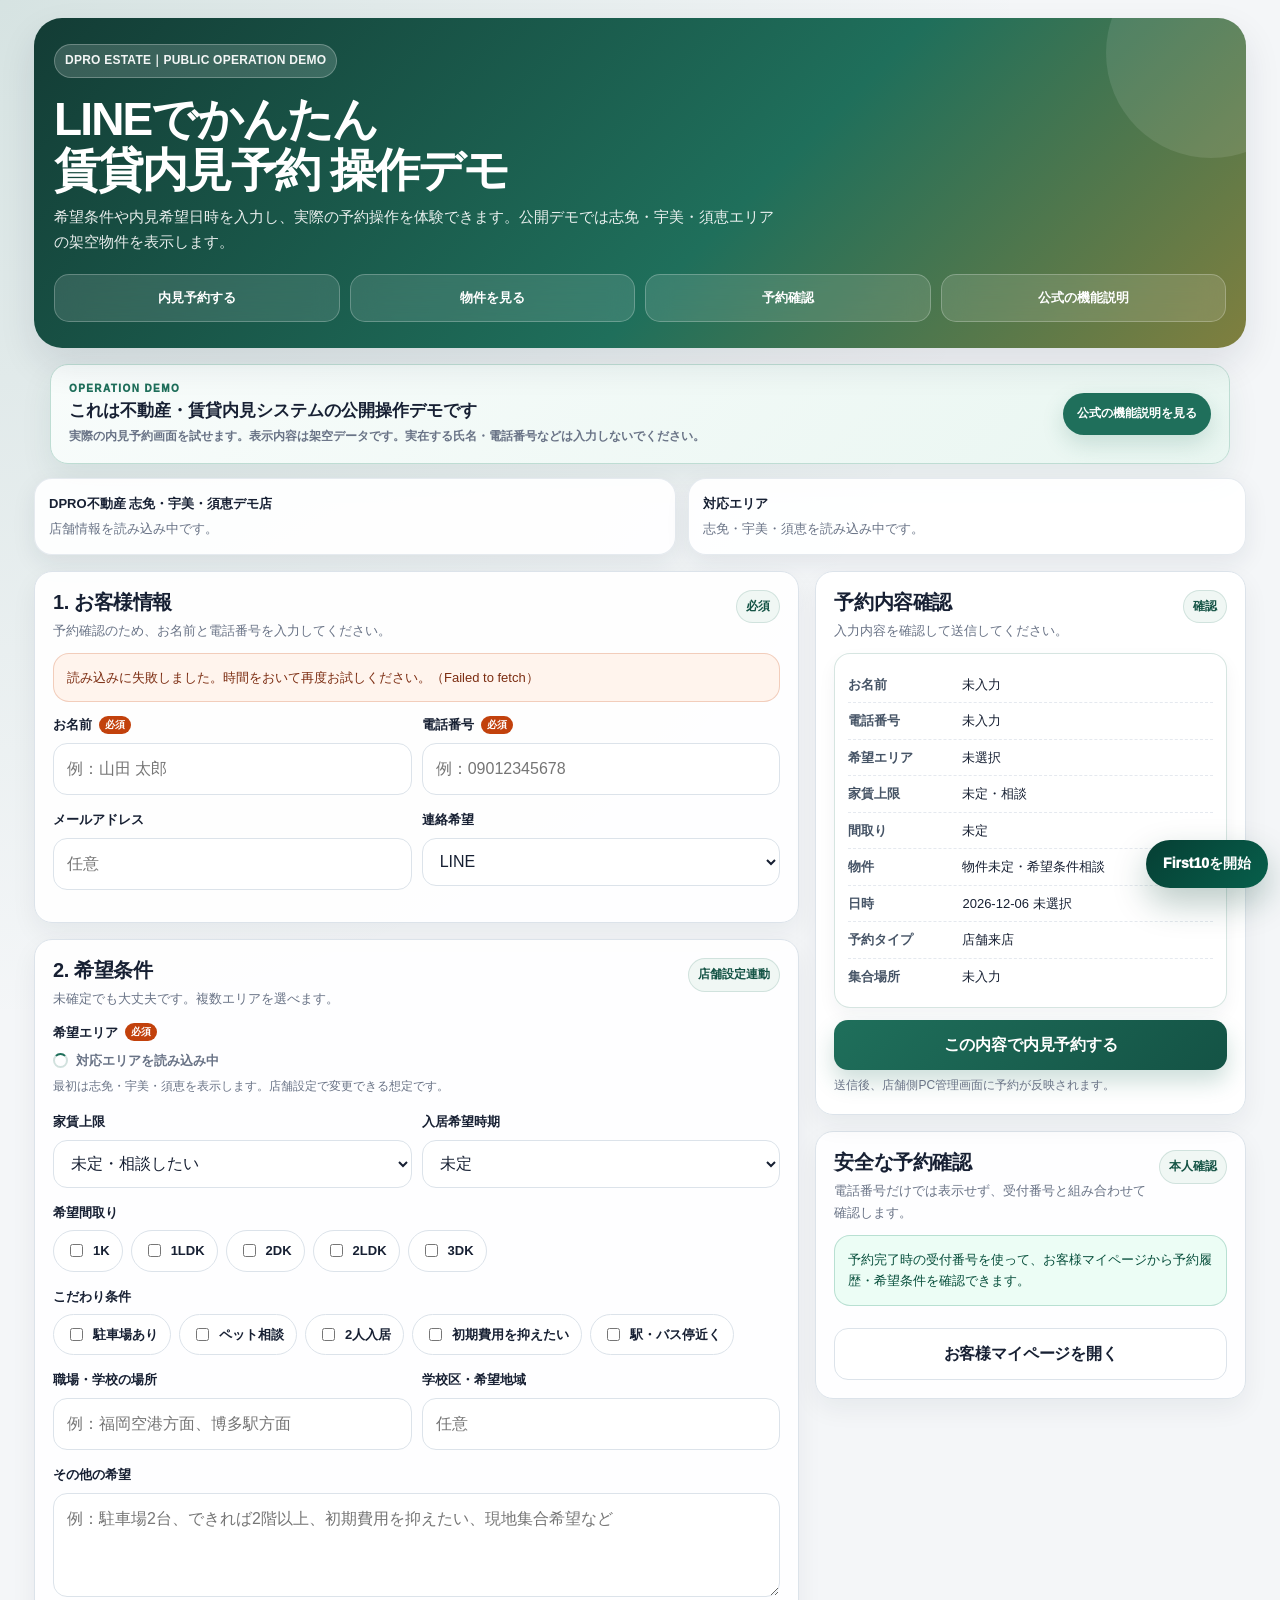
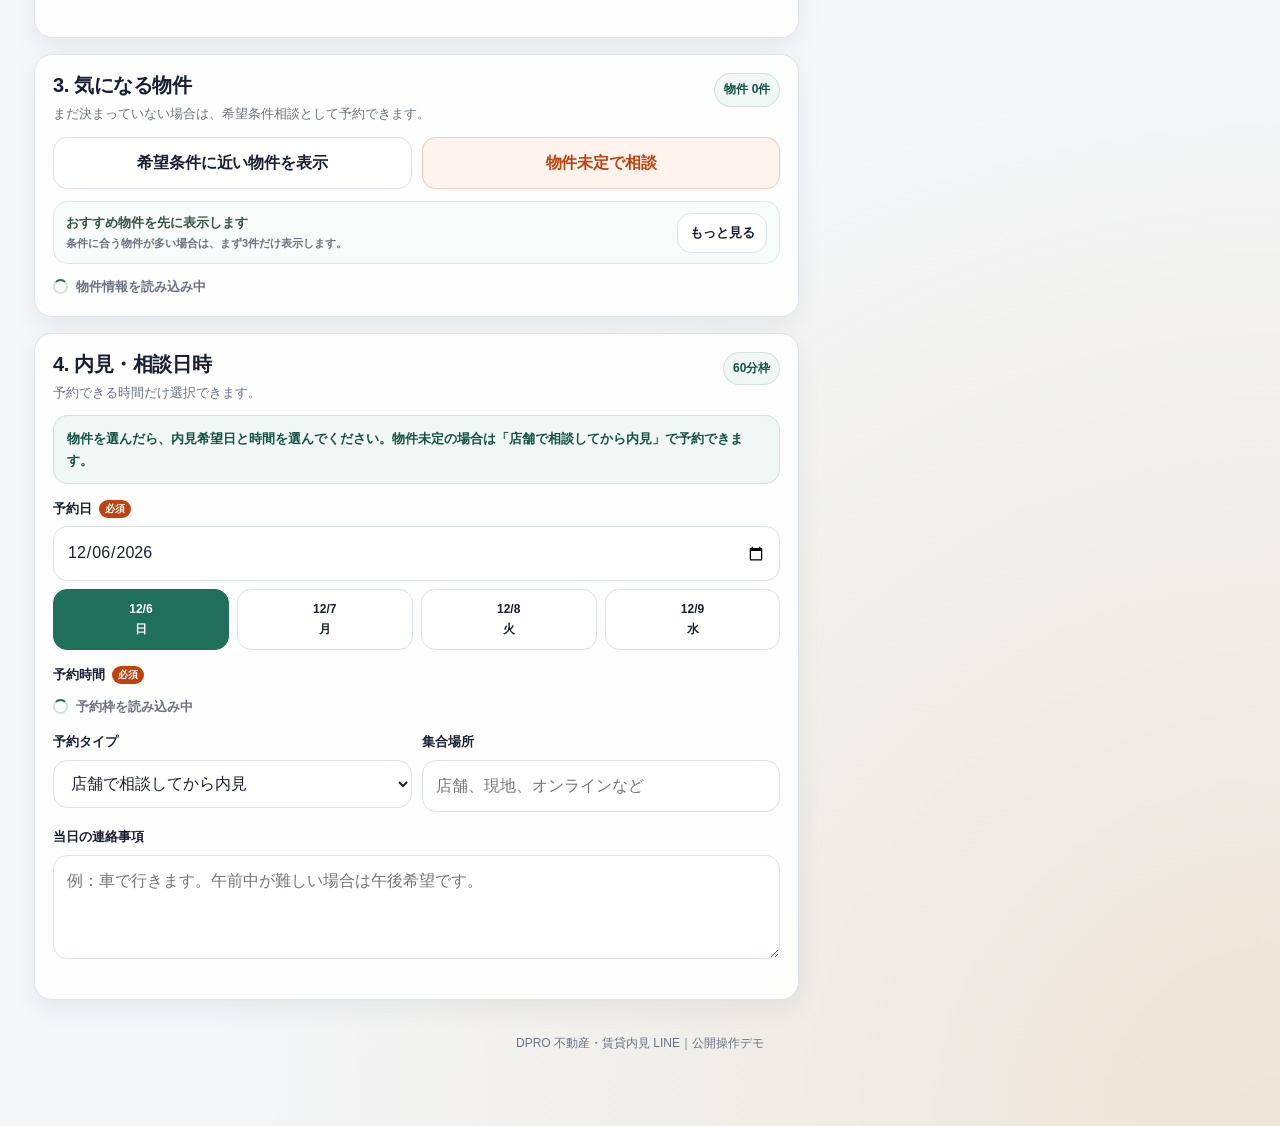
<file: index.html>
<!DOCTYPE html>
<html lang="ja">
<head>
  <meta charset="UTF-8" />
  <meta name="viewport" content="width=device-width, initial-scale=1.0, viewport-fit=cover" />
  <title>DPRO 不動産・賃貸内見 LINE｜公開操作デモ・内見予約</title>
  <meta name="description" content="志免・宇美・須恵エリアの賃貸内見予約デモ画面です。" />
  <style>
    :root {
      --bg: #f4f6f8;
      --card: #ffffff;
      --text: #172033;
      --muted: #697386;
      --line: #dce3ea;
      --main: #1f6f5b;
      --main-dark: #145345;
      --sub: #f0f7f4;
      --accent: #c58b2a;
      --danger: #c2410c;
      --danger-bg: #fff4ed;
      --ok: #047857;
      --ok-bg: #ecfdf5;
      --warn: #a16207;
      --warn-bg: #fef9c3;
      --shadow: 0 16px 36px rgba(20, 34, 58, 0.10);
      --radius: 18px;
    }

    * { box-sizing: border-box; }

    html {
      scroll-behavior: smooth;
    }

    body {
      margin: 0;
      font-family: -apple-system, BlinkMacSystemFont, "Segoe UI", "Hiragino Sans", "Hiragino Kaku Gothic ProN", Meiryo, sans-serif;
      background:
        radial-gradient(circle at top left, rgba(31,111,91,0.14), transparent 34%),
        radial-gradient(circle at bottom right, rgba(197,139,42,0.16), transparent 36%),
        var(--bg);
      color: var(--text);
      line-height: 1.65;
    }

    button, input, select, textarea {
      font: inherit;
    }

    button {
      cursor: pointer;
    }

    a {
      color: inherit;
    }

    .page {
      width: min(1240px, 100%);
      margin: 0 auto;
      padding: 18px 14px 72px;
    }

    .hero {
      position: relative;
      overflow: hidden;
      border-radius: 28px;
      background: linear-gradient(135deg, #133c35 0%, #1f6f5b 58%, #c58b2a 130%);
      color: #fff;
      padding: 26px 20px;
      box-shadow: var(--shadow);
    }

    .hero::after {
      content: "";
      position: absolute;
      right: -70px;
      top: -70px;
      width: 210px;
      height: 210px;
      border-radius: 50%;
      background: rgba(255,255,255,0.10);
    }

    .hero-inner {
      position: relative;
      z-index: 1;
    }

    .version {
      display: inline-flex;
      align-items: center;
      gap: 8px;
      padding: 6px 10px;
      border-radius: 999px;
      background: rgba(255,255,255,0.16);
      border: 1px solid rgba(255,255,255,0.25);
      color: rgba(255,255,255,0.94);
      font-size: 12px;
      font-weight: 800;
      letter-spacing: 0.02em;
    }

    h1 {
      margin: 16px 0 8px;
      font-size: clamp(28px, 6.2vw, 46px);
      line-height: 1.12;
      letter-spacing: -0.04em;
    }

    .hero p {
      margin: 0;
      max-width: 720px;
      color: rgba(255,255,255,0.90);
      font-size: 15px;
    }

    .hero-actions {
      display: grid;
      grid-template-columns: repeat(3, 1fr);
      gap: 10px;
      margin-top: 20px;
    }

    .hero-action {
      display: block;
      text-align: center;
      text-decoration: none;
      border: 1px solid rgba(255,255,255,0.24);
      background: rgba(255,255,255,0.12);
      color: #fff;
      padding: 12px 8px;
      border-radius: 15px;
      font-weight: 900;
      font-size: 13px;
      backdrop-filter: blur(12px);
    }

    .status-bar {
      margin-top: 14px;
      display: grid;
      grid-template-columns: 1.15fr 1fr;
      gap: 12px;
    }

    .status-card {
      background: rgba(255,255,255,0.92);
      border: 1px solid rgba(220,227,234,0.75);
      box-shadow: 0 8px 24px rgba(20, 34, 58, 0.08);
      border-radius: 18px;
      padding: 14px;
      color: var(--text);
    }

    .status-card strong {
      display: block;
      font-size: 13px;
      margin-bottom: 4px;
    }

    .status-card span {
      display: block;
      color: var(--muted);
      font-size: 13px;
    }

    .grid {
      display: grid;
      grid-template-columns: minmax(0, 1.28fr) minmax(340px, 0.72fr);
      gap: 16px;
      margin-top: 16px;
      align-items: start;
    }

    .section {
      background: rgba(255,255,255,0.94);
      border: 1px solid var(--line);
      border-radius: var(--radius);
      box-shadow: 0 10px 26px rgba(20, 34, 58, 0.06);
      padding: 18px;
      margin-bottom: 16px;
    }

    .section-title {
      display: flex;
      align-items: flex-start;
      justify-content: space-between;
      gap: 12px;
      margin-bottom: 12px;
    }

    .section-title h2 {
      margin: 0;
      font-size: 20px;
      line-height: 1.25;
      letter-spacing: -0.02em;
    }

    .section-title p {
      margin: 5px 0 0;
      color: var(--muted);
      font-size: 13px;
    }

    .badge {
      display: inline-flex;
      align-items: center;
      white-space: nowrap;
      border-radius: 999px;
      padding: 6px 9px;
      font-size: 12px;
      font-weight: 900;
      background: var(--sub);
      color: var(--main-dark);
      border: 1px solid rgba(31,111,91,0.15);
    }

    .field {
      margin-bottom: 14px;
    }

    label.label {
      display: flex;
      align-items: center;
      gap: 7px;
      font-size: 13px;
      font-weight: 900;
      margin-bottom: 7px;
    }

    .required {
      color: #fff;
      background: var(--danger);
      font-size: 10px;
      line-height: 1;
      padding: 4px 6px;
      border-radius: 999px;
    }

    input[type="text"], input[type="tel"], input[type="email"], input[type="date"], select, textarea {
      width: 100%;
      min-height: 48px;
      padding: 12px 13px;
      border-radius: 14px;
      border: 1px solid var(--line);
      background: #fff;
      color: var(--text);
      outline: none;
      transition: border-color .15s, box-shadow .15s;
    }

    textarea {
      min-height: 104px;
      resize: vertical;
    }

    input:focus, select:focus, textarea:focus {
      border-color: rgba(31,111,91,0.55);
      box-shadow: 0 0 0 4px rgba(31,111,91,0.10);
    }

    .two {
      display: grid;
      grid-template-columns: 1fr 1fr;
      gap: 10px;
    }

    .chips {
      display: flex;
      flex-wrap: wrap;
      gap: 8px;
    }

    .chip {
      position: relative;
      display: inline-flex;
      align-items: center;
      gap: 7px;
      border: 1px solid var(--line);
      background: #fff;
      border-radius: 999px;
      padding: 9px 12px;
      min-height: 40px;
      font-size: 13px;
      font-weight: 800;
      color: var(--text);
    }

    .chip input {
      accent-color: var(--main);
    }

    .hint {
      margin-top: 6px;
      color: var(--muted);
      font-size: 12px;
    }

    .property-list {
      display: grid;
      grid-template-columns: repeat(auto-fit, minmax(290px, 1fr));
      gap: 12px;
      align-items: stretch;
    }

    .property-toolbar {
      display: flex;
      align-items: center;
      justify-content: space-between;
      gap: 10px;
      margin-top: 12px;
      padding: 10px 12px;
      border-radius: 15px;
      background: #f7fbf9;
      border: 1px solid rgba(31,111,91,0.13);
      color: #365446;
      font-size: 13px;
      font-weight: 850;
    }

    .property-toolbar small {
      display: block;
      color: var(--muted);
      font-weight: 750;
      margin-top: 2px;
    }

    .property-card {
      position: relative;
      border: 1px solid var(--line);
      background: #fff;
      border-radius: 16px;
      padding: 14px;
      transition: border-color .15s, box-shadow .15s, transform .15s;
    }

    .property-card.selected {
      border-color: rgba(31,111,91,0.86);
      box-shadow: 0 0 0 4px rgba(31,111,91,0.12), 0 14px 28px rgba(20, 34, 58, 0.10);
      background: linear-gradient(180deg, #ffffff 0%, #f4fbf8 100%);
    }

    .selected-ribbon {
      position: absolute;
      right: 12px;
      top: 12px;
      display: inline-flex;
      align-items: center;
      border-radius: 999px;
      padding: 5px 9px;
      color: #fff;
      background: var(--main);
      font-size: 11px;
      font-weight: 950;
      box-shadow: 0 8px 18px rgba(31,111,91,0.18);
    }

    .recommend-ribbon {
      display: inline-flex;
      align-items: center;
      border-radius: 999px;
      padding: 4px 8px;
      color: #7a4a06;
      background: #fff7ed;
      border: 1px solid #fed7aa;
      font-size: 11px;
      font-weight: 950;
      margin-bottom: 8px;
    }

    .property-card h3 {
      margin: 0 0 7px;
      font-size: 16px;
      line-height: 1.35;
    }

    .property-meta {
      display: flex;
      flex-wrap: wrap;
      gap: 6px;
      margin: 8px 0 10px;
    }

    .meta {
      display: inline-flex;
      align-items: center;
      padding: 5px 8px;
      border-radius: 999px;
      background: #f7f8fa;
      border: 1px solid #eef1f4;
      color: #465466;
      font-size: 12px;
      font-weight: 800;
    }

    .rent {
      font-size: 20px;
      color: var(--main-dark);
      font-weight: 950;
      letter-spacing: -0.03em;
    }

    .public-memo {
      margin: 8px 0 0;
      color: var(--muted);
      font-size: 13px;
    }

    .select-property-btn, .secondary-btn, .primary-btn, .ghost-btn, .danger-btn {
      border: none;
      border-radius: 14px;
      padding: 12px 14px;
      min-height: 48px;
      font-weight: 950;
      letter-spacing: -0.01em;
      transition: transform .12s, opacity .12s, box-shadow .12s;
    }

    .select-property-btn:hover, .secondary-btn:hover, .primary-btn:hover, .ghost-btn:hover, .danger-btn:hover {
      transform: translateY(-1px);
    }

    .select-property-btn {
      width: 100%;
      margin-top: 10px;
      color: var(--main-dark);
      background: var(--sub);
      border: 1px solid rgba(31,111,91,0.16);
    }

    .property-card.selected .select-property-btn {
      color: #fff;
      background: var(--main);
      border-color: var(--main);
    }

    .primary-btn {
      width: 100%;
      background: linear-gradient(135deg, var(--main), var(--main-dark));
      color: #fff;
      box-shadow: 0 12px 22px rgba(31,111,91,0.22);
    }

    .secondary-btn {
      background: var(--text);
      color: #fff;
    }

    .ghost-btn {
      background: #fff;
      border: 1px solid var(--line);
      color: var(--text);
    }

    .danger-btn {
      background: var(--danger-bg);
      border: 1px solid rgba(194,65,12,0.22);
      color: var(--danger);
    }

    .btn-row {
      display: grid;
      grid-template-columns: 1fr 1fr;
      gap: 10px;
      margin-top: 10px;
    }

    .date-tabs {
      display: grid;
      grid-template-columns: repeat(4, 1fr);
      gap: 8px;
      margin-top: 8px;
    }

    .date-tab {
      border: 1px solid var(--line);
      background: #fff;
      color: var(--text);
      border-radius: 14px;
      padding: 10px 6px;
      font-weight: 900;
      font-size: 12px;
    }

    .date-tab.active {
      background: var(--main);
      color: #fff;
      border-color: var(--main);
    }

    .slots {
      display: grid;
      grid-template-columns: repeat(4, 1fr);
      gap: 8px;
      margin-top: 10px;
    }

    .slot {
      border: 1px solid var(--line);
      background: #fff;
      color: var(--text);
      border-radius: 12px;
      padding: 10px 6px;
      font-weight: 900;
      font-size: 13px;
      min-height: 42px;
    }

    .slot.active {
      background: var(--main);
      color: #fff;
      border-color: var(--main);
    }

    .slot:disabled {
      opacity: 0.45;
      background: #f3f4f6;
      color: var(--muted);
      cursor: not-allowed;
    }

    .summary-box {
      background: #fbfcfd;
      border: 1px solid var(--line);
      border-radius: 16px;
      padding: 13px;
      font-size: 13px;
    }

    .reserve-guide {
      margin: 0 0 14px;
      padding: 12px 13px;
      border-radius: 15px;
      background: #f0f7f4;
      border: 1px solid rgba(31,111,91,0.15);
      color: #145345;
      font-size: 13px;
      font-weight: 850;
    }

    .summary-box.strong {
      background: #ffffff;
      border-color: rgba(31,111,91,0.18);
      box-shadow: 0 8px 18px rgba(20, 34, 58, 0.05);
    }

    .summary-row {
      display: grid;
      grid-template-columns: 104px 1fr;
      gap: 10px;
      padding: 7px 0;
      border-bottom: 1px dashed #e5e9ef;
    }

    .summary-row:last-child {
      border-bottom: none;
    }

    .summary-row b {
      color: #465466;
    }

    .notice {
      border-radius: 16px;
      padding: 13px;
      margin: 12px 0;
      font-size: 13px;
      border: 1px solid var(--line);
      background: #fff;
    }

    .notice.ok {
      background: var(--ok-bg);
      border-color: rgba(4,120,87,0.22);
      color: #064e3b;
    }

    .notice.warn {
      background: var(--warn-bg);
      border-color: rgba(161,98,7,0.22);
      color: #713f12;
    }

    .notice.error {
      background: var(--danger-bg);
      border-color: rgba(194,65,12,0.22);
      color: #7c2d12;
    }

    .loading {
      display: inline-flex;
      align-items: center;
      gap: 8px;
      color: var(--muted);
      font-weight: 800;
      font-size: 13px;
    }

    .spinner {
      width: 15px;
      height: 15px;
      border: 2px solid rgba(31,111,91,0.20);
      border-top-color: var(--main);
      border-radius: 50%;
      animation: spin .85s linear infinite;
    }

    @keyframes spin { to { transform: rotate(360deg); } }

    .sticky-card {
      position: sticky;
      top: 14px;
    }

    .complete {
      display: none;
      margin-top: 16px;
    }

    .complete.show {
      display: block;
    }

    .line-preview {
      white-space: pre-wrap;
      background: #f7f8fa;
      border: 1px solid var(--line);
      padding: 13px;
      border-radius: 14px;
      font-size: 13px;
      color: #283244;
      max-height: 260px;
      overflow: auto;
    }

    .footer-note {
      text-align: center;
      color: var(--muted);
      font-size: 12px;
      margin-top: 18px;
    }

    .hidden { display: none !important; }

    @media (max-width: 860px) {
      .grid,
      .status-bar {
        grid-template-columns: 1fr;
      }

      .sticky-card {
        position: static;
      }
    }

    @media (max-width: 640px) {
      .page {
        padding: 10px 10px 60px;
      }

      .hero {
        border-radius: 22px;
        padding: 22px 16px;
      }

      .hero-actions {
        grid-template-columns: 1fr;
      }

      .section {
        padding: 15px;
        border-radius: 16px;
      }

      .two,
      .btn-row {
        grid-template-columns: 1fr;
      }

      .date-tabs,
      .slots,
      .property-list {
        grid-template-columns: repeat(2, 1fr);
      }

      .property-list {
        grid-template-columns: 1fr;
      }

      .summary-row {
        grid-template-columns: 92px 1fr;
      }
    }
  
/* DPRO-SYSTEMS-6 ESTATE OPERATION DEMO */
.operation-demo-banner{
  width:min(1180px,calc(100% - 28px));
  margin:16px auto 0;
  padding:16px 18px;
  display:flex;
  align-items:center;
  justify-content:space-between;
  gap:20px;
  border:1px solid #beddd3;
  border-radius:18px;
  background:linear-gradient(135deg,#f8fcfb,#e9f6f1);
  box-shadow:0 13px 32px rgba(18,74,59,.08);
}
.operation-demo-banner>div{display:flex;flex-direction:column}
.operation-demo-banner small{
  color:var(--main,#1f6f5b);
  font-size:10px;
  font-weight:1000;
  letter-spacing:.14em;
}
.operation-demo-banner strong{
  margin-top:2px;
  font-size:17px;
  line-height:1.45;
}
.operation-demo-banner span{
  margin-top:3px;
  color:var(--muted,#64746e);
  font-size:12px;
  font-weight:750;
}
.operation-demo-banner a,
.official-demo-link{
  flex:0 0 auto;
  min-height:42px;
  display:inline-flex;
  align-items:center;
  justify-content:center;
  padding:8px 14px;
  border-radius:999px;
  color:#fff!important;
  background:var(--main,#1f6f5b);
  text-decoration:none!important;
  font-size:12px;
  font-weight:950;
  box-shadow:0 9px 22px rgba(31,111,91,.18);
}
.operation-demo-banner.compact{
  width:min(1320px,calc(100% - 28px));
}
.operation-demo-page .hero-actions{
  grid-template-columns:repeat(4,minmax(0,1fr));
}
.operation-demo-page .sidebar .official-demo-link{
  width:100%;
  justify-content:flex-start;
  border-radius:13px;
  background:rgba(255,255,255,.15);
  box-shadow:none;
}
.operation-demo-page .top-actions .official-demo-link,
.operation-demo-page .top-status .official-demo-link,
.operation-demo-page .status .official-demo-link{
  min-height:36px;
  padding:6px 10px;
  border:1px solid rgba(255,255,255,.3);
  background:rgba(255,255,255,.13);
  box-shadow:none;
}
.demo-top-links{
  display:flex;
  align-items:center;
  justify-content:flex-end;
  gap:8px;
  flex-wrap:wrap;
}
.demo-top-links .official-demo-link{
  border:1px solid rgba(255,255,255,.32);
  background:rgba(255,255,255,.13);
  box-shadow:none;
}
@media(max-width:860px){
  .operation-demo-page .hero-actions{grid-template-columns:repeat(2,minmax(0,1fr))}
}
@media(max-width:640px){
  .operation-demo-banner{
    align-items:flex-start;
    flex-direction:column;
  }
  .operation-demo-banner a{width:100%}
  .operation-demo-page .hero-actions{grid-template-columns:1fr}
  .demo-top-links{justify-content:flex-start;margin-top:10px}
}
</style>
  <link rel="stylesheet" href="tutorial.css?v=estate-tutorial-r3">
</head>
<body class="operation-demo-page">
  <div class="page">
    <header class="hero">
      <div class="hero-inner">
        <div class="version">DPRO ESTATE｜PUBLIC OPERATION DEMO</div>
        <h1>LINEでかんたん<br>賃貸内見予約 操作デモ</h1>
        <p>希望条件や内見希望日時を入力し、実際の予約操作を体験できます。公開デモでは志免・宇美・須恵エリアの架空物件を表示します。</p>
        <div class="hero-actions">
          <a class="hero-action" href="#reserve">内見予約する</a>
          <a class="hero-action" href="#properties">物件を見る</a>
          <a class="hero-action" href="#member">予約確認</a>
          <a class="hero-action" href="https://dpro-shop.com/systems/estate">公式の機能説明</a>
        </div>
      </div>
    </header>
<section class="operation-demo-banner" aria-label="公開操作デモの案内">
  <div>
    <small>OPERATION DEMO</small>
    <strong>これは不動産・賃貸内見システムの公開操作デモです</strong>
    <span>実際の内見予約画面を試せます。表示内容は架空データです。実在する氏名・電話番号などは入力しないでください。</span>
  </div>
  <a href="https://dpro-shop.com/systems/estate">公式の機能説明を見る</a>
</section>

    <div class="status-bar">
      <div class="status-card">
        <strong id="shopName">DPRO不動産 志免・宇美・須恵デモ店</strong>
        <span id="shopInfo">店舗情報を読み込み中です。</span>
      </div>
      <div class="status-card">
        <strong>対応エリア</strong>
        <span id="areaSummary">志免・宇美・須恵を読み込み中です。</span>
      </div>
    </div>

    <main class="grid">
      <div>
        <section class="section" id="reserve">
          <div class="section-title">
            <div>
              <h2>1. お客様情報</h2>
              <p>予約確認のため、お名前と電話番号を入力してください。</p>
            </div>
            <span class="badge">必須</span>
          </div>

          <div id="topNotice" class="notice warn">APIと物件情報を読み込み中です。</div>

          <div class="two">
            <div class="field">
              <label class="label" for="customerName">お名前 <span class="required">必須</span></label>
              <input id="customerName" type="text" autocomplete="name" placeholder="例：山田 太郎" />
            </div>
            <div class="field">
              <label class="label" for="phone">電話番号 <span class="required">必須</span></label>
              <input id="phone" type="tel" autocomplete="tel" inputmode="tel" placeholder="例：09012345678" />
            </div>
          </div>

          <div class="two">
            <div class="field">
              <label class="label" for="email">メールアドレス</label>
              <input id="email" type="email" autocomplete="email" placeholder="任意" />
            </div>
            <div class="field">
              <label class="label" for="contactMethod">連絡希望</label>
              <select id="contactMethod">
                <option value="LINE">LINE</option>
                <option value="電話">電話</option>
                <option value="メール">メール</option>
                <option value="どれでも可">どれでも可</option>
              </select>
            </div>
          </div>
        </section>

        <section class="section">
          <div class="section-title">
            <div>
              <h2>2. 希望条件</h2>
              <p>未確定でも大丈夫です。複数エリアを選べます。</p>
            </div>
            <span class="badge">店舗設定連動</span>
          </div>

          <div class="field">
            <label class="label">希望エリア <span class="required">必須</span></label>
            <div class="chips" id="areaChips">
              <span class="loading"><span class="spinner"></span>対応エリアを読み込み中</span>
            </div>
            <div class="hint">最初は志免・宇美・須恵を表示します。店舗設定で変更できる想定です。</div>
          </div>

          <div class="two">
            <div class="field">
              <label class="label" for="maxRent">家賃上限</label>
              <select id="maxRent">
                <option value="">未定・相談したい</option>
                <option value="50000">5万円まで</option>
                <option value="60000">6万円まで</option>
                <option value="70000">7万円まで</option>
                <option value="80000">8万円まで</option>
                <option value="90000">9万円まで</option>
                <option value="100000">10万円まで</option>
              </select>
            </div>
            <div class="field">
              <label class="label" for="moveInTiming">入居希望時期</label>
              <select id="moveInTiming">
                <option value="">未定</option>
                <option value="できるだけ早く">できるだけ早く</option>
                <option value="1か月以内">1か月以内</option>
                <option value="2か月以内">2か月以内</option>
                <option value="3か月以内">3か月以内</option>
                <option value="良い物件があれば">良い物件があれば</option>
              </select>
            </div>
          </div>

          <div class="field">
            <label class="label">希望間取り</label>
            <div class="chips" id="floorPlanChips">
              <label class="chip"><input type="checkbox" name="floorPlan" value="1K" />1K</label>
              <label class="chip"><input type="checkbox" name="floorPlan" value="1LDK" />1LDK</label>
              <label class="chip"><input type="checkbox" name="floorPlan" value="2DK" />2DK</label>
              <label class="chip"><input type="checkbox" name="floorPlan" value="2LDK" />2LDK</label>
              <label class="chip"><input type="checkbox" name="floorPlan" value="3DK" />3DK</label>
            </div>
          </div>

          <div class="field">
            <label class="label">こだわり条件</label>
            <div class="chips">
              <label class="chip"><input id="parkingRequired" type="checkbox" />駐車場あり</label>
              <label class="chip"><input id="petRequired" type="checkbox" />ペット相談</label>
              <label class="chip"><input id="twoPeople" type="checkbox" />2人入居</label>
              <label class="chip"><input id="lowInitialCost" type="checkbox" />初期費用を抑えたい</label>
              <label class="chip"><input id="nearStation" type="checkbox" />駅・バス停近く</label>
            </div>
          </div>

          <div class="two">
            <div class="field">
              <label class="label" for="workplaceOrSchool">職場・学校の場所</label>
              <input id="workplaceOrSchool" type="text" placeholder="例：福岡空港方面、博多駅方面" />
            </div>
            <div class="field">
              <label class="label" for="schoolArea">学校区・希望地域</label>
              <input id="schoolArea" type="text" placeholder="任意" />
            </div>
          </div>

          <div class="field">
            <label class="label" for="otherRequest">その他の希望</label>
            <textarea id="otherRequest" placeholder="例：駐車場2台、できれば2階以上、初期費用を抑えたい、現地集合希望など"></textarea>
          </div>
        </section>

        <section class="section" id="properties">
          <div class="section-title">
            <div>
              <h2>3. 気になる物件</h2>
              <p>まだ決まっていない場合は、希望条件相談として予約できます。</p>
            </div>
            <span class="badge" id="propertyCount">物件 0件</span>
          </div>

          <div class="btn-row">
            <button class="ghost-btn" type="button" id="filterByConditionBtn">希望条件に近い物件を表示</button>
            <button class="danger-btn" type="button" id="clearPropertyBtn">物件未定で相談</button>
          </div>

          <div class="property-toolbar" id="propertyToolbar">
            <div>
              おすすめ物件を先に表示します
              <small>条件に合う物件が多い場合は、まず3件だけ表示します。</small>
            </div>
            <button class="ghost-btn" type="button" id="showMorePropertiesBtn" style="min-height:40px;padding:8px 12px;white-space:nowrap;">もっと見る</button>
          </div>

          <div class="property-list" id="propertyList" style="margin-top:12px;">
            <span class="loading"><span class="spinner"></span>物件情報を読み込み中</span>
          </div>
        </section>

        <section class="section">
          <div class="section-title">
            <div>
              <h2>4. 内見・相談日時</h2>
              <p>予約できる時間だけ選択できます。</p>
            </div>
            <span class="badge">60分枠</span>
          </div>

          <div class="reserve-guide" id="reserveGuide">物件を選んだら、内見希望日と時間を選んでください。物件未定の場合は「店舗で相談してから内見」で予約できます。</div>

          <div class="field">
            <label class="label" for="reservationDate">予約日 <span class="required">必須</span></label>
            <input id="reservationDate" type="date" />
            <div class="date-tabs" id="dateTabs"></div>
          </div>

          <div class="field">
            <label class="label">予約時間 <span class="required">必須</span></label>
            <div class="slots" id="slotList">
              <span class="loading"><span class="spinner"></span>予約枠を読み込み中</span>
            </div>
          </div>

          <div class="two">
            <div class="field">
              <label class="label" for="meetingType">予約タイプ</label>
              <select id="meetingType">
                <option value="店舗来店">店舗で相談してから内見</option>
                <option value="現地集合">現地集合で内見</option>
                <option value="オンライン相談">オンライン相談</option>
                <option value="電話相談">電話相談希望</option>
              </select>
            </div>
            <div class="field">
              <label class="label" for="meetingPlace">集合場所</label>
              <input id="meetingPlace" type="text" placeholder="店舗、現地、オンラインなど" />
            </div>
          </div>

          <div class="field">
            <label class="label" for="customerNote">当日の連絡事項</label>
            <textarea id="customerNote" placeholder="例：車で行きます。午前中が難しい場合は午後希望です。"></textarea>
          </div>
        </section>
      </div>

      <aside>
        <section class="section sticky-card">
          <div class="section-title">
            <div>
              <h2>予約内容確認</h2>
              <p>入力内容を確認して送信してください。</p>
            </div>
            <span class="badge">確認</span>
          </div>

          <div class="summary-box strong" id="summaryBox"></div>
          <button class="primary-btn" type="button" id="submitBtn" style="margin-top:12px;">この内容で内見予約する</button>
          <div class="hint">送信後、店舗側PC管理画面に予約が反映されます。</div>

          <div class="complete" id="completeBox">
            <div class="notice ok"><b>予約受付が完了しました。</b><br>店舗側で内容を確認後、LINEまたはお電話でご連絡します。</div>
            <div class="summary-box" id="completeSummary"></div>
            <div class="field" style="margin-top:12px;">
              <label class="label">店舗側LINE文面プレビュー</label>
              <div class="line-preview" id="linePreview"></div>
            </div>
            <div class="btn-row">
              <button class="secondary-btn" type="button" id="copyLineBtn">文面をコピー</button>
              <button class="ghost-btn" type="button" id="memberPageBtn">マイページを開く</button>
              <button class="ghost-btn" type="button" id="newReserveBtn">続けて予約</button>
            </div>
          </div>
        </section>

        <section class="section" id="member">
          <div class="section-title">
            <div>
              <h2>安全な予約確認</h2>
              <p>電話番号だけでは表示せず、受付番号と組み合わせて確認します。</p>
            </div>
            <span class="badge">本人確認</span>
          </div>
          <div class="notice ok">予約完了時の受付番号を使って、お客様マイページから予約履歴・希望条件を確認できます。</div>
          <button class="ghost-btn" type="button" id="memberPageOpenBtn" style="width:100%;margin-top:10px;">お客様マイページを開く</button>
        </section>
      </aside>
    </main>

    <div class="footer-note">
      DPRO 不動産・賃貸内見 LINE｜公開操作デモ
    </div>
  </div>

  <script>
    // =========================================================
    // DPRO 不動産・賃貸内見 LINEシステム
    // STEP ESTATE-12：お客様用 index.html 完全版
    // API：STEP ESTATE-12 Worker
    // =========================================================

    const STEP_VERSION = 'STEP ESTATE-12';
    const API_BASE = 'https://dpro-estate-line-api.dpromstk2000.workers.dev';
    const SHOP_CODE = 'dpro_estate_demo';

    const state = {
      shop: null,
      areas: [],
      properties: [],
      selectedProperty: null,
      selectedDate: '',
      selectedTime: '',
      lineUserId: '',
      lineDisplayName: '',
      lastReservation: null,
      lastLineMessage: '',
      showAllProperties: false,
    };

    const $ = (id) => document.getElementById(id);

    document.addEventListener('DOMContentLoaded', async () => {
      bindEvents();
      hydrateFromQuery();
      initDefaultDates();
      updateSummary();
      await initLiffIfPossible();
      await loadInitialData();
    });

    function bindEvents() {
      const inputs = [
        'customerName', 'phone', 'email', 'contactMethod', 'maxRent', 'moveInTiming',
        'workplaceOrSchool', 'schoolArea', 'otherRequest', 'reservationDate',
        'meetingType', 'meetingPlace', 'customerNote'
      ];

      inputs.forEach((id) => {
        const el = $(id);
        if (!el) return;
        el.addEventListener('input', () => {
          if (id === 'reservationDate') {
            state.selectedDate = el.value;
            state.selectedTime = '';
            loadSlots(el.value);
            renderDateTabs();
          }
          if (id === 'meetingType') syncMeetingPlace();
          updateSummary();
        });
        el.addEventListener('change', () => {
          if (id === 'reservationDate') {
            state.selectedDate = el.value;
            state.selectedTime = '';
            loadSlots(el.value);
            renderDateTabs();
          }
          if (id === 'meetingType') syncMeetingPlace();
          updateSummary();
        });
      });

      ['parkingRequired', 'petRequired', 'twoPeople', 'lowInitialCost', 'nearStation'].forEach((id) => {
        $(id).addEventListener('change', () => { updateSummary(); state.showAllProperties = false; renderProperties(false); });
      });

      $('filterByConditionBtn').addEventListener('click', () => { state.showAllProperties = false; renderProperties(true); });
      $('clearPropertyBtn').addEventListener('click', () => selectProperty(null));
      $('showMorePropertiesBtn').addEventListener('click', () => { state.showAllProperties = !state.showAllProperties; renderProperties(false); });
      $('submitBtn').addEventListener('click', submitReservation);
      $('copyLineBtn').addEventListener('click', copyLineMessage);
      $('newReserveBtn').addEventListener('click', resetAfterComplete);
      $('memberPageBtn').addEventListener('click', openMemberPage);
      $('memberPageOpenBtn').addEventListener('click', openMemberPage);
    }

    function hydrateFromQuery() {
      const params = new URLSearchParams(location.search);
      const propertyCode = params.get('property_code') || '';
      const propertyId = params.get('property_id') || '';
      const area = params.get('area') || '';

      if (area) window.__initialArea = area;
      if (propertyCode) window.__initialPropertyCode = propertyCode;
      if (propertyId) window.__initialPropertyId = propertyId;
    }

    async function initLiffIfPossible() {
      try {
        if (!window.liff) return;
        const liffId = window.DPRO_ESTATE_LIFF_ID || '';
        if (!liffId) return;
        await window.liff.init({ liffId });
        if (window.liff.isLoggedIn()) {
          const profile = await window.liff.getProfile();
          state.lineUserId = profile.userId || '';
          state.lineDisplayName = profile.displayName || '';
        }
      } catch (error) {
        console.warn('LIFF profile skipped:', error);
      }
    }

    function initDefaultDates() {
      const today = new Date();
      const tomorrow = addDays(today, 1);
      const max = addDays(today, 60);
      $('reservationDate').min = toYmd(today);
      $('reservationDate').max = toYmd(max);
      $('reservationDate').value = toYmd(tomorrow);
      state.selectedDate = $('reservationDate').value;
      renderDateTabs();
    }

    async function loadInitialData() {
      setNotice('topNotice', 'API・店舗設定・物件情報を読み込み中です。', 'warn');
      try {
        const [settings, properties] = await Promise.all([
          apiGet('/api/public/settings'),
          apiGet('/api/public/properties?limit=80')
        ]);

        state.shop = settings.shop || null;
        state.areas = Array.isArray(settings.areas) ? settings.areas : [];
        state.properties = Array.isArray(properties.properties) ? properties.properties : [];

        renderShopInfo();
        renderAreas();
        renderProperties(false);
        autoSelectFromQuery();
        await loadSlots(state.selectedDate);
        setNotice('topNotice', '志免・宇美・須恵エリアの物件と予約枠を読み込みました。', 'ok');
      } catch (error) {
        console.error(error);
        setNotice('topNotice', '読み込みに失敗しました。時間をおいて再度お試しください。' + formatError(error), 'error');
      }
      updateSummary();
    }

    function renderShopInfo() {
      const shop = state.shop || {};
      $('shopName').textContent = shop.shop_name || 'DPRO不動産 志免・宇美・須恵デモ店';
      const start = trimTime(shop.business_start_time || '10:00');
      const end = trimTime(shop.business_end_time || '18:00');
      const holidays = Array.isArray(shop.regular_holidays) ? shop.regular_holidays.join('・') : '水';
      $('shopInfo').textContent = `営業時間 ${start}〜${end} / 定休日 ${holidays} / TEL ${shop.phone || '092-000-1234'}`;
    }

    function renderAreas() {
      const wrap = $('areaChips');
      const areas = state.areas.length ? state.areas : [
        { area_name: '志免', area_label: '志免エリア' },
        { area_name: '宇美', area_label: '宇美エリア' },
        { area_name: '須恵', area_label: '須恵エリア' },
      ];

      $('areaSummary').textContent = areas.map(a => a.area_name || a.area_label).join('・');
      wrap.innerHTML = '';

      areas.forEach((area) => {
        const label = document.createElement('label');
        label.className = 'chip';
        const value = area.area_name || area.area_label;
        const checked = window.__initialArea && window.__initialArea === value;
        label.innerHTML = `<input type="checkbox" name="desiredArea" value="${escapeHtml(value)}" ${checked ? 'checked' : ''} />${escapeHtml(area.area_label || value)}`;
        label.querySelector('input').addEventListener('change', () => {
          updateSummary();
          state.showAllProperties = false;
          renderProperties(false);
        });
        wrap.appendChild(label);
      });

      const undecided = document.createElement('label');
      undecided.className = 'chip';
      undecided.innerHTML = '<input type="checkbox" name="desiredArea" value="まだ決まっていない" />まだ決まっていない';
      undecided.querySelector('input').addEventListener('change', updateSummary);
      wrap.appendChild(undecided);

      const other = document.createElement('label');
      other.className = 'chip';
      other.innerHTML = '<input type="checkbox" name="desiredArea" value="その他エリアも相談" />その他エリアも相談';
      other.querySelector('input').addEventListener('change', updateSummary);
      wrap.appendChild(other);
    }

    function renderProperties(applyConditionFilter) {
      const wrap = $('propertyList');
      const toolbar = $('propertyToolbar');
      const showMoreBtn = $('showMorePropertiesBtn');
      let list = [...state.properties];

      const selectedAreas = getCheckedValues('desiredArea').filter(v => !v.includes('まだ') && !v.includes('その他'));
      const maxRent = toNumber($('maxRent').value);
      const floorPlans = getCheckedValues('floorPlan');
      const parking = $('parkingRequired').checked;
      const pet = $('petRequired').checked;

      if (applyConditionFilter || selectedAreas.length || maxRent || floorPlans.length || parking || pet) {
        if (selectedAreas.length) list = list.filter(p => selectedAreas.includes(p.area_name));
        if (maxRent) list = list.filter(p => Number(p.rent_amount || 0) <= maxRent);
        if (floorPlans.length) list = list.filter(p => floorPlans.includes(p.floor_plan));
        if (parking) list = list.filter(p => String(p.parking_status || '').includes('あり') || String(p.parking_status || '').includes('有'));
        if (pet) list = list.filter(p => Boolean(p.pet_allowed));
      }

      list.sort((a, b) => propertyScore(b, selectedAreas, maxRent, floorPlans, parking, pet) - propertyScore(a, selectedAreas, maxRent, floorPlans, parking, pet));

      const total = list.length;
      const visibleLimit = 3;
      let visibleList = state.showAllProperties ? list : list.slice(0, visibleLimit);

      if (state.selectedProperty && !visibleList.some(p => p.id === state.selectedProperty.id)) {
        const selectedInList = list.find(p => p.id === state.selectedProperty.id);
        if (selectedInList) visibleList = [selectedInList, ...visibleList].slice(0, state.showAllProperties ? list.length : visibleLimit + 1);
      }

      $('propertyCount').textContent = state.showAllProperties || total <= visibleLimit
        ? `物件 ${total}件`
        : `おすすめ ${Math.min(visibleLimit, total)}件 / 全${total}件`;

      if (toolbar) toolbar.classList.toggle('hidden', total <= visibleLimit);
      if (showMoreBtn) showMoreBtn.textContent = state.showAllProperties ? '3件表示に戻す' : `もっと見る（全${total}件）`;

      if (!total) {
        if (toolbar) toolbar.classList.add('hidden');
        wrap.innerHTML = '<div class="notice warn">条件に合う物件がありません。条件をゆるめるか「物件未定で相談」を選んでください。</div>';
        return;
      }

      wrap.innerHTML = '';
      visibleList.forEach((property, index) => {
        const card = document.createElement('article');
        const isSelected = state.selectedProperty?.id === property.id;
        card.className = 'property-card' + (isSelected ? ' selected' : '');
        const rent = property.rent_amount ? `${Math.round(Number(property.rent_amount) / 1000) / 10}万円` : '相談';
        const fee = property.management_fee ? `管理費 ${formatYen(property.management_fee)}` : '管理費込み/確認中';
        const pets = property.pet_allowed ? 'ペット相談' : 'ペット不可/要確認';
        const parkingText = property.parking_status || '駐車場確認';
        const status = property.viewing_available ? property.property_status || '募集中' : '内見確認中';
        const recommendLabel = index < 3 && !isSelected ? '<span class="recommend-ribbon">おすすめ</span>' : '';
        const selectedLabel = isSelected ? '<span class="selected-ribbon">選択中</span>' : '';
        card.innerHTML = `
          ${selectedLabel}
          ${recommendLabel}
          <h3>${escapeHtml(property.property_name || '物件名未設定')}</h3>
          <div class="rent">${escapeHtml(rent)} <span style="font-size:12px;color:#697386;font-weight:800;">${escapeHtml(fee)}</span></div>
          <div class="property-meta">
            <span class="meta">${escapeHtml(property.area_name || 'エリア未設定')}</span>
            <span class="meta">${escapeHtml(property.floor_plan || '間取り確認')}</span>
            <span class="meta">${escapeHtml(property.room_size || '広さ確認')}</span>
            <span class="meta">${escapeHtml(parkingText)}</span>
            <span class="meta">${escapeHtml(pets)}</span>
            <span class="meta">${escapeHtml(status)}</span>
          </div>
          <div class="hint">${escapeHtml(property.nearest_station || '最寄り確認中')}${property.walking_minutes ? ` 徒歩${property.walking_minutes}分` : ''}</div>
          <p class="public-memo">${escapeHtml(property.public_memo || '内見や詳細条件は店舗へご相談ください。')}</p>
          <button class="select-property-btn" type="button">${isSelected ? 'この物件で内見予約中' : 'この物件を選ぶ'}</button>
        `;
        card.querySelector('button').addEventListener('click', () => selectProperty(property));
        wrap.appendChild(card);
      });
    }

    function propertyScore(property, selectedAreas, maxRent, floorPlans, parking, pet) {
      let score = 0;
      if (selectedAreas.length && selectedAreas.includes(property.area_name)) score += 50;
      if (maxRent && Number(property.rent_amount || 0) <= maxRent) score += 30;
      if (floorPlans.length && floorPlans.includes(property.floor_plan)) score += 20;
      if (parking && String(property.parking_status || '').includes('あり')) score += 12;
      if (pet && property.pet_allowed) score += 12;
      if (property.viewing_available) score += 10;
      if ((property.property_status || '') === '募集中') score += 6;
      score += Math.max(0, 10 - Number(property.display_order || 0));
      return score;
    }

    function autoSelectFromQuery() {
      if (window.__initialPropertyId) {
        const p = state.properties.find(item => item.id === window.__initialPropertyId);
        if (p) selectProperty(p, false);
      } else if (window.__initialPropertyCode) {
        const p = state.properties.find(item => item.property_code === window.__initialPropertyCode);
        if (p) selectProperty(p, false);
      }
    }

    function selectProperty(property, scroll = true) {
      state.selectedProperty = property;
      syncMeetingPlace();
      renderProperties(false);
      updateSummary();
      updateReserveGuide();
      if (scroll) document.getElementById('reserveGuide').scrollIntoView({ behavior: 'smooth', block: 'center' });
    }

    function updateReserveGuide() {
      const guide = $('reserveGuide');
      if (!guide) return;
      if (state.selectedProperty) {
        guide.textContent = `選択中：${state.selectedProperty.property_name}。この物件の内見希望日と時間を選んでください。`;
      } else {
        guide.textContent = '物件未定の相談予約です。希望条件をもとに店舗で物件提案を受けたい日時を選んでください。';
      }
    }

    async function loadSlots(date) {
      const wrap = $('slotList');
      if (!date) return;
      wrap.innerHTML = '<span class="loading"><span class="spinner"></span>予約枠を読み込み中</span>';
      try {
        const data = await apiGet(`/api/public/available-slots?date=${encodeURIComponent(date)}`);
        const slots = Array.isArray(data.slots) ? data.slots : [];
        if (!slots.length) {
          wrap.innerHTML = '<div class="notice warn">この日の予約枠がありません。別の日を選んでください。</div>';
          return;
        }
        wrap.innerHTML = '';
        slots.forEach((slot) => {
          const btn = document.createElement('button');
          btn.type = 'button';
          btn.className = 'slot' + (state.selectedTime === slot.time ? ' active' : '');
          btn.textContent = slot.time;
          btn.disabled = !slot.available;
          btn.title = slot.reason || '';
          btn.addEventListener('click', () => {
            state.selectedTime = slot.time;
            renderSlots(slots);
            updateSummary();
          });
          wrap.appendChild(btn);
        });
      } catch (error) {
        console.error(error);
        wrap.innerHTML = `<div class="notice error">予約枠の取得に失敗しました。${escapeHtml(formatError(error))}</div>`;
      }
    }

    function renderSlots(slots) {
      const wrap = $('slotList');
      wrap.innerHTML = '';
      slots.forEach((slot) => {
        const btn = document.createElement('button');
        btn.type = 'button';
        btn.className = 'slot' + (state.selectedTime === slot.time ? ' active' : '');
        btn.textContent = slot.time;
        btn.disabled = !slot.available;
        btn.title = slot.reason || '';
        btn.addEventListener('click', () => {
          state.selectedTime = slot.time;
          renderSlots(slots);
          updateSummary();
        });
        wrap.appendChild(btn);
      });
    }

    function renderDateTabs() {
      const wrap = $('dateTabs');
      const today = new Date();
      const candidates = [1, 2, 3, 4].map(d => addDays(today, d));
      wrap.innerHTML = '';
      candidates.forEach((date) => {
        const ymd = toYmd(date);
        const btn = document.createElement('button');
        btn.type = 'button';
        btn.className = 'date-tab' + (state.selectedDate === ymd ? ' active' : '');
        btn.innerHTML = `${shortDate(date)}<br>${weekdayJa(date)}`;
        btn.addEventListener('click', () => {
          state.selectedDate = ymd;
          $('reservationDate').value = ymd;
          state.selectedTime = '';
          renderDateTabs();
          loadSlots(ymd);
          updateSummary();
        });
        wrap.appendChild(btn);
      });
    }

    function syncMeetingPlace() {
      const type = $('meetingType').value;
      const p = state.selectedProperty;
      if (type === '現地集合' && p) {
        $('meetingPlace').value = p.address || `${p.property_name} 現地`;
      } else if (type === 'オンライン相談') {
        $('meetingPlace').value = 'オンライン相談（URLは店舗からご案内）';
      } else if (type === '電話相談') {
        $('meetingPlace').value = '電話相談';
      } else {
        $('meetingPlace').value = state.shop?.address || '店舗来店';
      }
    }

    function updateSummary() {
      const name = $('customerName').value.trim() || '未入力';
      const phone = $('phone').value.trim() || '未入力';
      const areas = getCheckedValues('desiredArea');
      const floors = getCheckedValues('floorPlan');
      const rent = $('maxRent').value ? `${Number($('maxRent').value).toLocaleString()}円まで` : '未定・相談';
      const propertyName = state.selectedProperty ? state.selectedProperty.property_name : '物件未定・希望条件相談';
      const date = $('reservationDate').value || '未選択';
      const time = state.selectedTime || '未選択';
      const meetingType = $('meetingType').value || '店舗来店';
      const meetingPlace = $('meetingPlace').value.trim() || '未入力';

      $('summaryBox').innerHTML = `
        ${summaryRow('お名前', name)}
        ${summaryRow('電話番号', phone)}
        ${summaryRow('希望エリア', areas.length ? areas.join('・') : '未選択')}
        ${summaryRow('家賃上限', rent)}
        ${summaryRow('間取り', floors.length ? floors.join('・') : '未定')}
        ${summaryRow('物件', propertyName)}
        ${summaryRow('日時', `${date} ${time}`)}
        ${summaryRow('予約タイプ', meetingType)}
        ${summaryRow('集合場所', meetingPlace)}
      `;
    }

    async function submitReservation() {
      const btn = $('submitBtn');
      const validation = validateForm();
      if (!validation.ok) {
        setNotice('topNotice', validation.message, 'error');
        window.scrollTo({ top: 0, behavior: 'smooth' });
        return;
      }

      const body = buildReservationBody();
      btn.disabled = true;
      btn.textContent = '送信中...';

      try {
        const data = await apiPost('/api/public/reserve', body);
        if (!data.ok) throw new Error(data.error || '予約送信に失敗しました。');
        state.lastReservation = data.reservation || null;
        state.lastLineMessage = data.line_message_preview || '';
        showComplete(data);
        setNotice('topNotice', '内見予約を受け付けました。店舗側管理画面にも反映されています。', 'ok');
      } catch (error) {
        console.error(error);
        setNotice('topNotice', '予約送信に失敗しました。' + formatError(error), 'error');
      } finally {
        btn.disabled = false;
        btn.textContent = 'この内容で内見予約する';
      }
    }

    function validateForm() {
      const name = $('customerName').value.trim();
      const phone = $('phone').value.trim();
      const areas = getCheckedValues('desiredArea');
      const date = $('reservationDate').value;
      const time = state.selectedTime;
      if (!name) return { ok: false, message: 'お名前を入力してください。' };
      if (!phone) return { ok: false, message: '電話番号を入力してください。' };
      if (!areas.length) return { ok: false, message: '希望エリアを1つ以上選んでください。' };
      if (!date) return { ok: false, message: '予約日を選んでください。' };
      if (!time) return { ok: false, message: '予約時間を選んでください。' };
      return { ok: true };
    }

    function buildReservationBody() {
      const floors = getCheckedValues('floorPlan');
      const areas = getCheckedValues('desiredArea');
      const property = state.selectedProperty;
      return {
        shop_code: SHOP_CODE,
        customer_name: $('customerName').value.trim(),
        phone: $('phone').value.trim(),
        email: $('email').value.trim() || null,
        contact_method: $('contactMethod').value,
        line_user_id: state.lineUserId || null,
        line_display_name: state.lineDisplayName || null,
        desired_areas: areas,
        max_rent: $('maxRent').value ? Number($('maxRent').value) : null,
        floor_plans: floors,
        move_in_timing: $('moveInTiming').value || null,
        parking_required: $('parkingRequired').checked,
        pet_required: $('petRequired').checked,
        two_people: $('twoPeople').checked,
        low_initial_cost: $('lowInitialCost').checked,
        near_station: $('nearStation').checked,
        school_area: $('schoolArea').value.trim() || null,
        workplace_or_school: $('workplaceOrSchool').value.trim() || null,
        other_request: $('otherRequest').value.trim() || null,
        property_id: property?.id || null,
        property_code: property?.property_code || null,
        reservation_date: $('reservationDate').value,
        reservation_time: state.selectedTime,
        reservation_type: property ? '内見予約' : '希望条件相談',
        meeting_type: $('meetingType').value,
        meeting_place: $('meetingPlace').value.trim() || null,
        customer_note: $('customerNote').value.trim() || null,
      };
    }

    function showComplete(data) {
      const reservation = data.reservation || {};
      const property = data.property || state.selectedProperty || null;
      const reservationCode = reservation.id ? reservation.id.slice(0, 8).toUpperCase() : '';
      if (reservationCode) sessionStorage.setItem('dpro_estate_last_reservation_code', reservationCode);
      $('completeSummary').innerHTML = `
        ${summaryRow('受付番号', reservation.id ? reservation.id.slice(0, 8).toUpperCase() : '受付済み')}
        ${summaryRow('物件', property?.property_name || '希望条件相談')}
        ${summaryRow('日時', `${reservation.reservation_date || $('reservationDate').value} ${trimTime(reservation.reservation_time || state.selectedTime)}`)}
        ${summaryRow('集合', `${reservation.meeting_type || $('meetingType').value} / ${reservation.meeting_place || $('meetingPlace').value}`)}
        ${summaryRow('ステータス', reservation.status || '予約受付')}
      `;
      $('linePreview').textContent = state.lastLineMessage || '文面プレビューを取得できませんでした。';
      $('completeBox').classList.add('show');
      $('completeBox').scrollIntoView({ behavior: 'smooth', block: 'start' });
    }

    async function copyLineMessage() {
      const text = state.lastLineMessage || $('linePreview').textContent || '';
      if (!text.trim()) return;
      try {
        await navigator.clipboard.writeText(text);
        $('copyLineBtn').textContent = 'コピーしました';
        setTimeout(() => $('copyLineBtn').textContent = '文面をコピー', 1400);
      } catch (error) {
        alert('コピーできませんでした。文面を長押ししてコピーしてください。');
      }
    }

    function openMemberPage() {
      location.href = 'member.html';
    }

    function resetAfterComplete() {
      state.selectedTime = '';
      state.lastReservation = null;
      state.lastLineMessage = '';
      $('completeBox').classList.remove('show');
      loadSlots(state.selectedDate);
      updateSummary();
      window.scrollTo({ top: 0, behavior: 'smooth' });
    }

    async function apiGet(path) {
      const url = `${API_BASE}${path}${path.includes('?') ? '&' : '?'}shop_code=${encodeURIComponent(SHOP_CODE)}`;
      const res = await fetch(url, { method: 'GET' });
      const data = await res.json().catch(() => ({}));
      if (!res.ok || data.ok === false) throw new Error(data.error || `HTTP ${res.status}`);
      return data;
    }

    async function apiPost(path, body) {
      const res = await fetch(`${API_BASE}${path}`, {
        method: 'POST',
        headers: { 'Content-Type': 'application/json' },
        body: JSON.stringify({ ...body, shop_code: SHOP_CODE }),
      });
      const data = await res.json().catch(() => ({}));
      if (!res.ok || data.ok === false) throw new Error(data.error || `HTTP ${res.status}`);
      return data;
    }

    function setNotice(id, message, type) {
      const el = $(id);
      el.className = `notice ${type || ''}`;
      el.textContent = message;
    }

    function getCheckedValues(name) {
      return Array.from(document.querySelectorAll(`input[name="${name}"]:checked`)).map(el => el.value);
    }

    function summaryRow(label, value) {
      return `<div class="summary-row"><b>${escapeHtml(label)}</b><span>${escapeHtml(String(value || ''))}</span></div>`;
    }

    function addDays(date, days) {
      const d = new Date(date);
      d.setDate(d.getDate() + days);
      return d;
    }

    function toYmd(date) {
      const y = date.getFullYear();
      const m = String(date.getMonth() + 1).padStart(2, '0');
      const d = String(date.getDate()).padStart(2, '0');
      return `${y}-${m}-${d}`;
    }

    function shortDate(date) {
      return `${date.getMonth() + 1}/${date.getDate()}`;
    }

    function weekdayJa(date) {
      return ['日','月','火','水','木','金','土'][date.getDay()];
    }

    function trimTime(value) {
      return String(value || '').slice(0, 5);
    }

    function toNumber(value) {
      const n = Number(value);
      return Number.isFinite(n) && n > 0 ? n : null;
    }

    function formatYen(value) {
      const n = Number(value || 0);
      return `${n.toLocaleString()}円`;
    }

    function escapeHtml(value) {
      return String(value ?? '').replace(/[&<>'"]/g, (m) => ({
        '&': '&amp;',
        '<': '&lt;',
        '>': '&gt;',
        "'": '&#39;',
        '"': '&quot;'
      }[m]));
    }

    function formatError(error) {
      const msg = error && error.message ? error.message : String(error || '');
      return msg ? `（${msg}）` : '';
    }
  </script>
  <script src="tutorial.js?v=estate-tutorial-r3"></script>
</body>
</html>
</file>
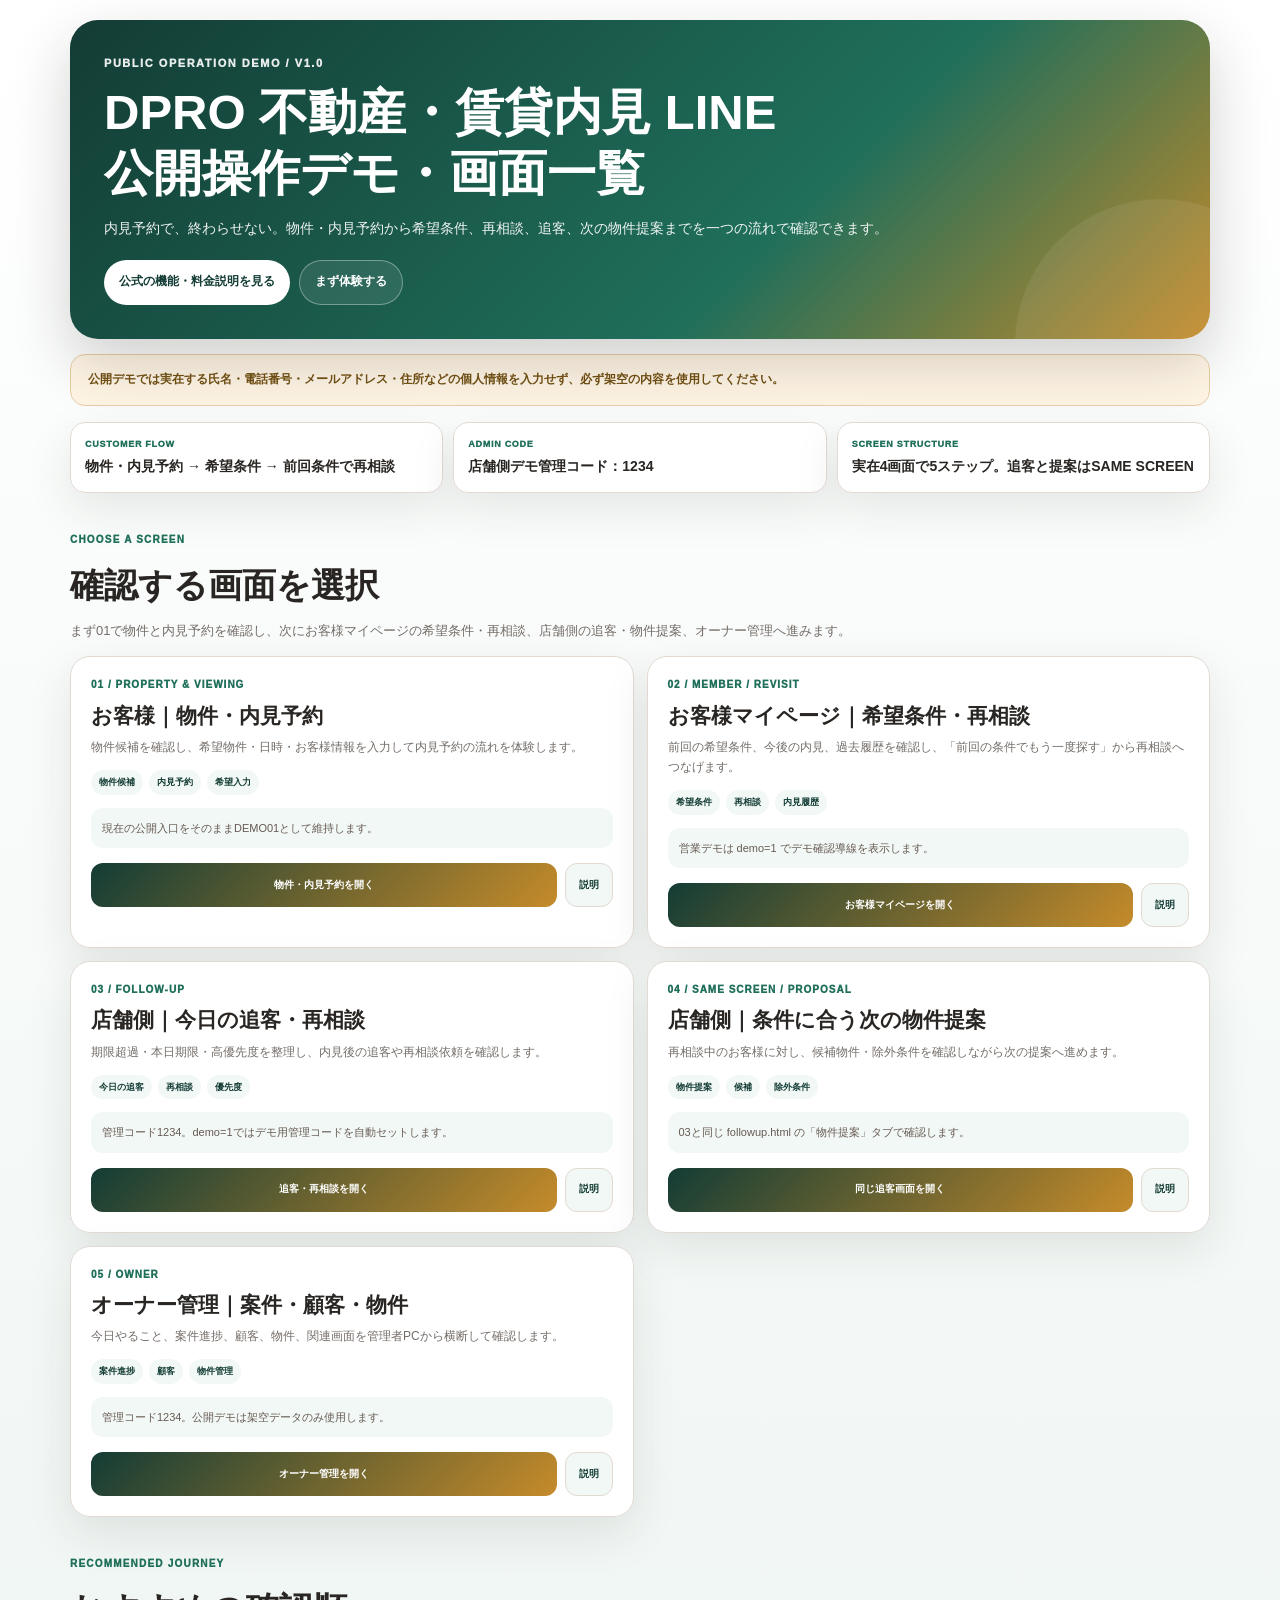
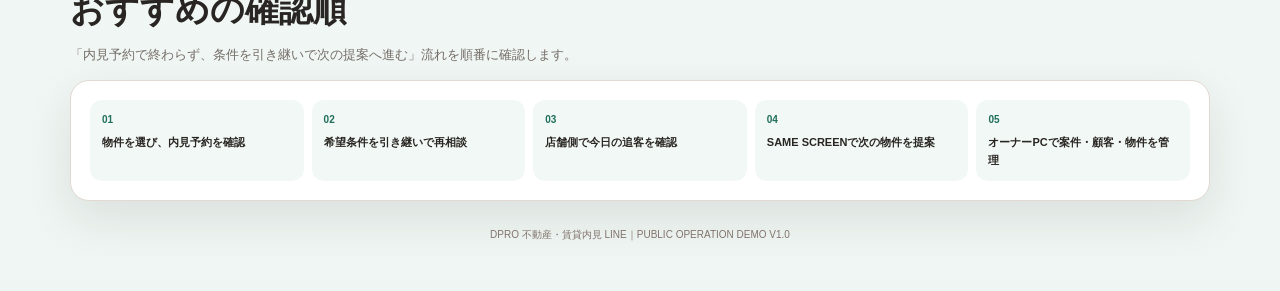
<file: demo-guide.html>
<!doctype html>
<!-- DPRO LIVE DEMO COMMON TEMPLATE V1.0 LOCK / CONFIGURABLE TEMPLATE -->
<html lang="ja">
<head>
<meta charset="utf-8">
<meta name="viewport" content="width=device-width,initial-scale=1,viewport-fit=cover">
<meta name="robots" content="noindex,nofollow,noarchive">
<title id="pageTitle">DPRO 公開操作デモ・画面一覧</title>
<style>
:root{
  --bg:#eef5f2;--card:#fff;--ink:#282522;--muted:#746d68;--line:#e2d9d2;
  --brand:#1f6f5b;--deep:#133c35;--brand2:#c58b2a;--soft:#f2f8f5;
  --shadow:0 16px 46px rgba(44,37,32,.10)
}
*{box-sizing:border-box}
html{background:var(--bg);scroll-behavior:smooth}
body{margin:0;min-height:100vh;color:var(--ink);font-family:-apple-system,BlinkMacSystemFont,"Segoe UI","Noto Sans JP","Yu Gothic UI",Meiryo,sans-serif;line-height:1.65;background:linear-gradient(180deg,#fff 0%,var(--bg) 100%)}
a{color:inherit}.page{width:min(1140px,calc(100% - 24px));margin:0 auto;padding:20px 0 48px}
.hero{position:relative;overflow:hidden;padding:34px;border-radius:28px;color:#fff;background:linear-gradient(135deg,var(--deep),var(--brand) 63%,var(--brand2));box-shadow:0 23px 58px rgba(35,30,27,.20)}
.hero:after{content:"";position:absolute;right:-95px;bottom:-150px;width:290px;height:290px;border-radius:50%;background:rgba(255,255,255,.07)}
.kicker{position:relative;z-index:1;font-size:11px;font-weight:1000;letter-spacing:.14em;opacity:.9}
.hero h1{position:relative;z-index:1;margin:10px 0 0;font-size:clamp(28px,5vw,49px);line-height:1.24}
.hero p{position:relative;z-index:1;max-width:830px;margin:13px 0 0;font-size:14px;opacity:.93}
.hero-actions{position:relative;z-index:1;display:flex;gap:9px;flex-wrap:wrap;margin-top:20px}
.button{min-height:45px;display:inline-flex;align-items:center;justify-content:center;padding:9px 15px;border-radius:999px;text-decoration:none;font-size:12px;font-weight:950}
.button-light{color:var(--deep);background:#fff}.button-ghost{color:#fff;border:1px solid rgba(255,255,255,.35);background:rgba(255,255,255,.09)}
.notice{margin-top:15px;padding:15px 17px;border:1px solid #e5cda3;border-radius:15px;background:#fff5e5;color:#725013;font-size:12px;font-weight:760}
.demo-info{margin-top:16px;display:grid;grid-template-columns:repeat(3,minmax(0,1fr));gap:10px}
.demo-info>div{padding:14px;border:1px solid var(--line);border-radius:15px;background:rgba(255,255,255,.96);box-shadow:var(--shadow)}
.demo-info small{display:block;color:var(--brand);font-size:9px;font-weight:1000;letter-spacing:.08em}.demo-info strong{display:block;margin-top:4px;font-size:14px}
.section-head{margin:32px 0 15px}.section-head small{color:var(--brand);font-size:10px;font-weight:1000;letter-spacing:.12em}.section-head h2{margin:5px 0 0;font-size:clamp(23px,4vw,34px)}.section-head p{max-width:840px;margin:7px 0 0;color:var(--muted);font-size:13px}
.grid{display:grid;grid-template-columns:repeat(2,minmax(0,1fr));gap:13px}
.card{min-width:0;padding:20px;border:1px solid var(--line);border-radius:20px;background:rgba(255,255,255,.98);box-shadow:var(--shadow)}
.card-number{color:var(--brand);font-size:10px;font-weight:1000;letter-spacing:.1em}.card h3{margin:7px 0 0;font-size:21px;line-height:1.4}.card p{margin:8px 0 0;color:var(--muted);font-size:12px}
.pills{display:flex;gap:6px;flex-wrap:wrap;margin-top:12px}.pills span{padding:5px 8px;border-radius:999px;background:var(--soft);color:var(--deep);font-size:9px;font-weight:900}
.card-note{margin-top:13px;padding:11px;border-radius:12px;background:var(--soft);color:#675a54;font-size:11px}.card-note b{color:var(--deep)}
.card-actions{display:grid;grid-template-columns:1fr auto;gap:8px;margin-top:15px}
.open,.official{min-height:44px;display:flex;align-items:center;justify-content:center;padding:9px 13px;border-radius:12px;text-decoration:none;font-size:10px;font-weight:950}
.open{color:#fff;background:linear-gradient(135deg,var(--deep),var(--brand2))}.official{color:var(--deep);border:1px solid var(--line);background:var(--soft)}
.flow{margin-top:14px;padding:19px;border:1px solid var(--line);border-radius:19px;background:#fff;box-shadow:var(--shadow)}
.flow-grid{display:grid;grid-template-columns:repeat(var(--flow-cols,5),minmax(0,1fr));gap:8px}
.flow-step{padding:12px;border-radius:12px;background:var(--soft)}.flow-step b{display:block;color:var(--brand);font-size:10px}.flow-step strong{display:block;margin-top:4px;font-size:11px}.flow-step.same{border:1px dashed #cdbfb6}
.footer{margin-top:26px;color:#82736c;font-size:10px;text-align:center}
@media(max-width:900px){.flow-grid{grid-template-columns:repeat(2,minmax(0,1fr))}}
@media(max-width:760px){.hero{padding:25px 20px}.demo-info,.grid,.flow-grid{grid-template-columns:1fr}}
@media(max-width:420px){.page{width:min(100% - 16px,1140px)}.card-actions{grid-template-columns:1fr}}
</style>
</head>
<body>
<main class="page">
<section class="hero">
  <div class="kicker">PUBLIC OPERATION DEMO / V1.0</div>
  <h1 id="heroTitle"></h1>
  <p id="heroCopy"></p>
  <div class="hero-actions">
    <a class="button button-light" id="officialLink">公式の機能・料金説明を見る</a>
    <a class="button button-ghost" id="primaryDemoLink">まず体験する</a>
  </div>
</section>

<div class="notice" id="notice"></div>

<section class="demo-info" id="quickInfo" aria-label="デモ利用情報"></section>

<div class="section-head">
  <small>CHOOSE A SCREEN</small>
  <h2>確認する画面を選択</h2>
  <p id="screenIntro"></p>
</div>

<section class="grid" id="screenGrid"></section>

<div class="section-head">
  <small>RECOMMENDED JOURNEY</small>
  <h2>おすすめの確認順</h2>
  <p id="journeyIntro"></p>
</div>
<section class="flow"><div class="flow-grid" id="flowGrid"></div></section>

<div class="footer" id="footer"></div>
</main>

<script>
/*
  DPRO LIVE DEMO COMMON TEMPLATE V1.0
  ------------------------------------------------------------
  変更してよいのは CONFIG の値とCSS変数のブランド色のみ。
  DOM骨格・セクション順・公開注意・CHOOSE A SCREEN・
  RECOMMENDED JOURNEYはCOMMON TEMPLATE V1.0 LOCK対象。
*/
const CONFIG = {
  "systemName": "DPRO 不動産・賃貸内見 LINE",
  "pageTitle": "DPRO 不動産・賃貸内見 LINE｜公開操作デモ・画面一覧",
  "heroCopy": "内見予約で、終わらせない。物件・内見予約から希望条件、再相談、追客、次の物件提案までを一つの流れで確認できます。",
  "officialUrl": "https://dpro-shop.com/systems/estate",
  "primaryDemoUrl": "index.html",
  "notice": "公開デモでは実在する氏名・電話番号・メールアドレス・住所などの個人情報を入力せず、必ず架空の内容を使用してください。",
  "screenIntro": "まず01で物件と内見予約を確認し、次にお客様マイページの希望条件・再相談、店舗側の追客・物件提案、オーナー管理へ進みます。",
  "journeyIntro": "「内見予約で終わらず、条件を引き継いで次の提案へ進む」流れを順番に確認します。",
  "adminCode": "1234",
  "quickInfo": [
    {
      "label": "CUSTOMER FLOW",
      "text": "物件・内見予約 → 希望条件 → 前回条件で再相談"
    },
    {
      "label": "ADMIN CODE",
      "text": "店舗側デモ管理コード：1234"
    },
    {
      "label": "SCREEN STRUCTURE",
      "text": "実在4画面で5ステップ。追客と提案はSAME SCREEN"
    }
  ],
  "screens": [
    {
      "step": "01 / PROPERTY & VIEWING",
      "title": "お客様｜物件・内見予約",
      "description": "物件候補を確認し、希望物件・日時・お客様情報を入力して内見予約の流れを体験します。",
      "tags": [
        "物件候補",
        "内見予約",
        "希望入力"
      ],
      "note": "現在の公開入口をそのままDEMO01として維持します。",
      "url": "index.html",
      "cta": "物件・内見予約を開く",
      "officialUrl": "https://dpro-shop.com/systems/estate"
    },
    {
      "step": "02 / MEMBER / REVISIT",
      "title": "お客様マイページ｜希望条件・再相談",
      "description": "前回の希望条件、今後の内見、過去履歴を確認し、「前回の条件でもう一度探す」から再相談へつなげます。",
      "tags": [
        "希望条件",
        "再相談",
        "内見履歴"
      ],
      "note": "営業デモは demo=1 でデモ確認導線を表示します。",
      "url": "member.html?demo=1",
      "cta": "お客様マイページを開く",
      "officialUrl": "https://dpro-shop.com/systems/estate"
    },
    {
      "step": "03 / FOLLOW-UP",
      "title": "店舗側｜今日の追客・再相談",
      "description": "期限超過・本日期限・高優先度を整理し、内見後の追客や再相談依頼を確認します。",
      "tags": [
        "今日の追客",
        "再相談",
        "優先度"
      ],
      "note": "管理コード1234。demo=1ではデモ用管理コードを自動セットします。",
      "url": "followup.html?demo=1",
      "cta": "追客・再相談を開く",
      "officialUrl": "https://dpro-shop.com/systems/estate"
    },
    {
      "step": "04 / SAME SCREEN / PROPOSAL",
      "title": "店舗側｜条件に合う次の物件提案",
      "description": "再相談中のお客様に対し、候補物件・除外条件を確認しながら次の提案へ進めます。",
      "tags": [
        "物件提案",
        "候補",
        "除外条件"
      ],
      "note": "03と同じ followup.html の「物件提案」タブで確認します。",
      "url": "followup.html?demo=1",
      "cta": "同じ追客画面を開く",
      "officialUrl": "https://dpro-shop.com/systems/estate"
    },
    {
      "step": "05 / OWNER",
      "title": "オーナー管理｜案件・顧客・物件",
      "description": "今日やること、案件進捗、顧客、物件、関連画面を管理者PCから横断して確認します。",
      "tags": [
        "案件進捗",
        "顧客",
        "物件管理"
      ],
      "note": "管理コード1234。公開デモは架空データのみ使用します。",
      "url": "owner.html?demo=1",
      "cta": "オーナー管理を開く",
      "officialUrl": "https://dpro-shop.com/systems/estate"
    }
  ],
  "journey": [
    {
      "step": "01",
      "text": "物件を選び、内見予約を確認"
    },
    {
      "step": "02",
      "text": "希望条件を引き継いで再相談"
    },
    {
      "step": "03",
      "text": "店舗側で今日の追客を確認"
    },
    {
      "step": "04",
      "text": "SAME SCREENで次の物件を提案"
    },
    {
      "step": "05",
      "text": "オーナーPCで案件・顧客・物件を管理"
    }
  ]
};
document.documentElement.style.setProperty("--flow-cols", String(Math.min(CONFIG.journey.length, 7)));
document.title = CONFIG.pageTitle;
document.getElementById("heroTitle").innerHTML = `${CONFIG.systemName}<br>公開操作デモ・画面一覧`;
document.getElementById("heroCopy").textContent = CONFIG.heroCopy;
document.getElementById("officialLink").href = CONFIG.officialUrl;
document.getElementById("primaryDemoLink").href = CONFIG.primaryDemoUrl;
document.getElementById("notice").textContent = CONFIG.notice;
document.getElementById("screenIntro").textContent = CONFIG.screenIntro;
document.getElementById("journeyIntro").textContent = CONFIG.journeyIntro;
document.getElementById("footer").textContent = `${CONFIG.systemName}｜PUBLIC OPERATION DEMO V1.0`;

document.getElementById("quickInfo").innerHTML = CONFIG.quickInfo.map(x =>
  `<div><small>${x.label}</small><strong>${x.text}</strong></div>`
).join("");

document.getElementById("screenGrid").innerHTML = CONFIG.screens.map(x => `
  <article class="card">
    <div class="card-number">${x.step}</div>
    <h3>${x.title}</h3>
    <p>${x.description}</p>
    <div class="pills">${x.tags.map(t => `<span>${t}</span>`).join("")}</div>
    <div class="card-note">${x.note}</div>
    <div class="card-actions">
      <a class="open" href="${x.url}">${x.cta}</a>
      <a class="official" href="${x.officialUrl}">説明</a>
    </div>
  </article>
`).join("");

document.getElementById("flowGrid").innerHTML = CONFIG.journey.map(x => `
  <div class="flow-step${x.sameScreen ? " same" : ""}">
    <b>${x.step}${x.sameScreen ? " / SAME SCREEN" : ""}</b>
    <strong>${x.text}</strong>
  </div>
`).join("");
</script>
</body>
</html>
</file>
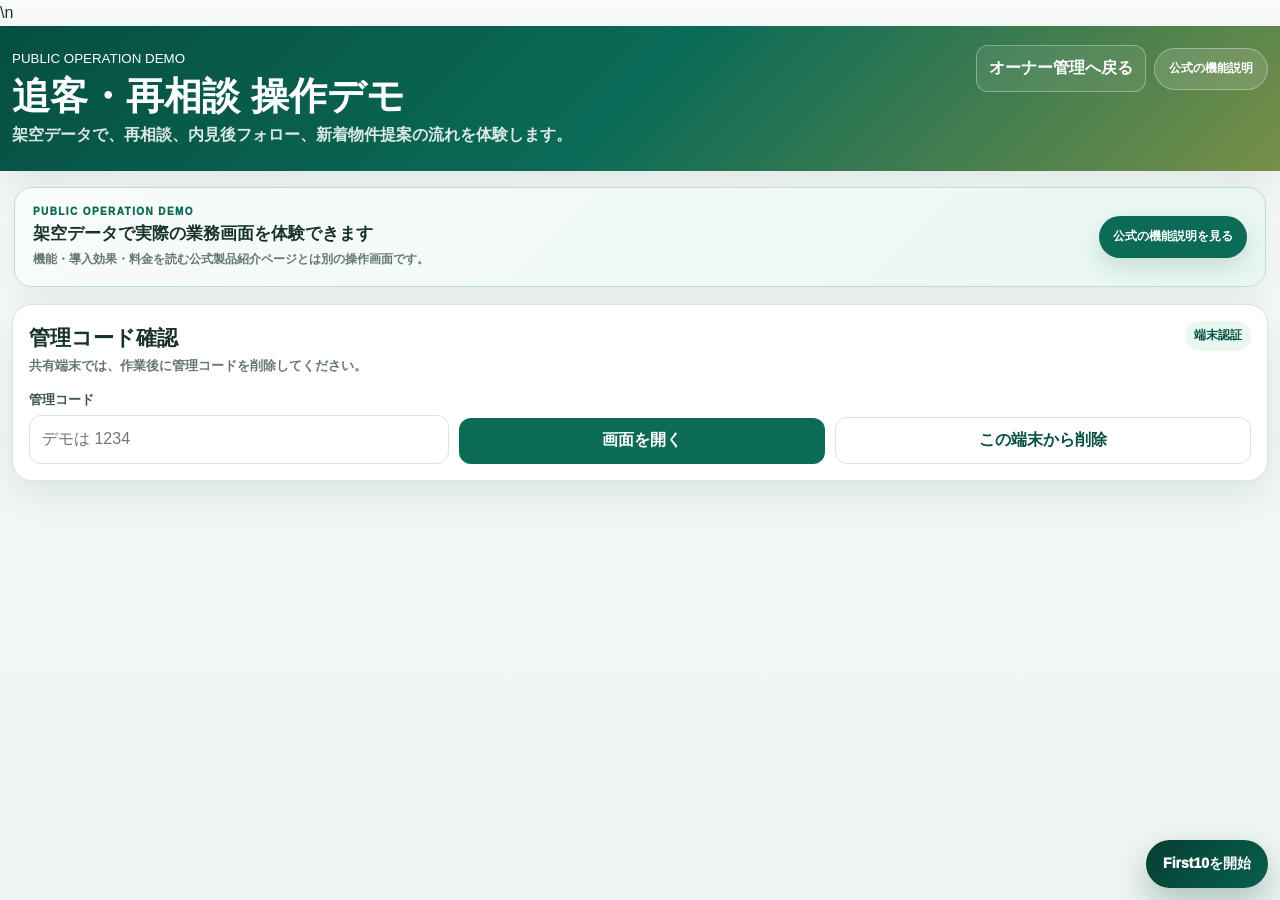
<file: followup.html>
<!doctype html>
<html lang="ja">
<head>
  <meta charset="utf-8">
  <meta name="viewport" content="width=device-width,initial-scale=1,viewport-fit=cover">
  <meta name="description" content="DPRO 不動産・賃貸内見 LINEの追客・再相談管理画面です。">
  <title>DPRO 不動産・賃貸内見｜公開操作デモ・追客・再相談</title>
  <style>
    :root{--bg:#eef5f2;--card:#fff;--text:#17312b;--muted:#657771;--line:#d8e6e0;--main:#0b6b57;--main2:#064f42;--soft:#e8f7f0;--blue:#245dbf;--blue-soft:#eef4ff;--warn:#a56800;--warn-soft:#fff5dd;--danger:#b52b24;--danger-soft:#fff0ef;--shadow:0 14px 38px rgba(13,65,50,.10);--radius:20px}
    *{box-sizing:border-box}html{scroll-behavior:smooth}body{margin:0;min-height:100vh;background:linear-gradient(180deg,#f8fbfa,var(--bg));color:var(--text);font-family:-apple-system,BlinkMacSystemFont,"Segoe UI","Hiragino Sans","Yu Gothic",Meiryo,sans-serif;font-size:16px;line-height:1.65}button,input,select,textarea{font:inherit}button{cursor:pointer}button:disabled{opacity:.5;cursor:not-allowed}.hidden{display:none!important}
    .top{background:linear-gradient(135deg,var(--main2),var(--main),#778f48);color:#fff;padding:19px 0 22px;box-shadow:var(--shadow)}.wrap{width:min(1380px,calc(100% - 24px));margin:auto}.top-row{display:flex;align-items:flex-start;justify-content:space-between;gap:16px}.top h1{margin:2px 0 3px;font-size:clamp(25px,4vw,38px);line-height:1.2}.top p{margin:0;color:rgba(255,255,255,.86);font-weight:750}.back{display:inline-flex;text-decoration:none;border:1px solid rgba(255,255,255,.32);border-radius:12px;color:#fff;padding:9px 12px;font-weight:900;background:rgba(255,255,255,.08)}
    main{padding:17px 0 45px}.card{background:var(--card);border:1px solid var(--line);border-radius:var(--radius);box-shadow:var(--shadow);padding:16px;margin-bottom:14px}.card-head{display:flex;align-items:flex-start;justify-content:space-between;gap:12px;margin-bottom:12px}.card h2{margin:0;font-size:21px}.desc{color:var(--muted);font-size:13px;font-weight:750}.pill{display:inline-flex;border-radius:999px;padding:5px 9px;background:var(--soft);color:var(--main2);font-size:12px;font-weight:950}.pill.blue{background:var(--blue-soft);color:#1f4e9f}.pill.warn{background:var(--warn-soft);color:#805100}.pill.danger{background:var(--danger-soft);color:#8e211b}
    .auth-grid{display:grid;grid-template-columns:minmax(220px,420px) auto auto;gap:10px;align-items:end}.field label{display:block;color:#42564f;font-size:13px;font-weight:900;margin-bottom:5px}.input,.select,.textarea{width:100%;min-height:48px;border:1px solid var(--line);border-radius:12px;background:#fff;color:var(--text);padding:10px 12px;outline:none}.textarea{min-height:130px;resize:vertical}.input:focus,.select:focus,.textarea:focus{border-color:#79b5a1;box-shadow:0 0 0 4px rgba(11,107,87,.10)}.btn{border:0;border-radius:12px;min-height:46px;padding:9px 14px;background:var(--main);color:#fff;font-weight:950}.btn.secondary{background:var(--soft);color:var(--main2);border:1px solid #cae7dc}.btn.light{background:#fff;color:var(--main2);border:1px solid var(--line)}.btn.blue{background:var(--blue)}.btn.warn{background:var(--warn)}.btn.danger{background:var(--danger)}
    .tabs{display:flex;gap:7px;flex-wrap:wrap;position:sticky;top:0;z-index:8;background:rgba(238,245,242,.94);backdrop-filter:blur(12px);padding:9px 0}.tab{border:1px solid var(--line);background:#fff;color:#34463f;border-radius:999px;padding:8px 12px;font-size:13px;font-weight:950}.tab.active{background:var(--main);border-color:var(--main);color:#fff}.panel{display:none}.panel.active{display:block}
    .kpi{display:grid;grid-template-columns:repeat(4,minmax(0,1fr));gap:10px;margin-bottom:14px}.kpi-box{background:#fff;border:1px solid var(--line);border-radius:15px;padding:13px}.kpi-box strong{display:block;font-size:28px;line-height:1.15}.kpi-box span{color:var(--muted);font-size:12px;font-weight:900}.grid2{display:grid;grid-template-columns:1fr 1fr;gap:13px}.list{display:grid;gap:9px}.item{border:1px solid var(--line);border-radius:15px;padding:12px;background:#fff}.item-top{display:flex;justify-content:space-between;gap:10px;align-items:flex-start}.item-title{font-size:16px;font-weight:950}.meta{margin-top:3px;color:var(--muted);font-size:12px;font-weight:780}.note{margin-top:8px;background:#f7faf8;border:1px solid #e8efec;border-radius:10px;padding:8px;font-size:12px}.actions{display:flex;gap:7px;flex-wrap:wrap;margin-top:9px}.small{border:1px solid var(--line);border-radius:999px;background:#fff;color:#33463f;padding:7px 10px;font-size:12px;font-weight:900}.small.main{background:var(--soft);border-color:#cce8dc;color:var(--main2)}.small.blue{background:var(--blue-soft);border-color:#d8e4ff;color:#1d4ed8}.small.warn{background:var(--warn-soft);border-color:#f4dca8;color:#92400e}.small.danger{background:var(--danger-soft);border-color:#ffd0d0;color:#991b1b}
    .toolbar{display:grid;grid-template-columns:minmax(220px,1fr) minmax(180px,.45fr) auto;gap:9px;align-items:end;margin-bottom:12px}.candidate-grid{display:grid;grid-template-columns:repeat(3,minmax(0,1fr));gap:11px}.candidate{border:1px solid var(--line);border-radius:16px;background:#fff;padding:12px}.score{font-size:23px;font-weight:950;color:var(--main2)}.reason-list{display:flex;gap:5px;flex-wrap:wrap;margin-top:8px}.reason{border-radius:999px;background:var(--soft);color:var(--main2);font-size:11px;font-weight:900;padding:4px 7px}.excluded{border-left:4px solid var(--danger)}
    .form-grid{display:grid;grid-template-columns:1fr 1fr;gap:10px}.empty{border:1px dashed #bfd3cb;border-radius:14px;padding:20px;text-align:center;color:var(--muted);font-weight:850;background:#fbfdfc}.notice{border:1px solid #cbe7dc;background:var(--soft);color:var(--main2);border-radius:13px;padding:10px 12px;font-size:13px;font-weight:800;margin-top:9px}.notice.warn{background:var(--warn-soft);color:#784b00;border-color:#f1d99e}.toast{position:fixed;right:17px;bottom:17px;z-index:50;max-width:min(480px,calc(100vw - 34px));background:#064e3b;color:#fff;border-radius:13px;padding:12px 14px;box-shadow:0 18px 42px rgba(0,0,0,.22);opacity:0;transform:translateY(15px);pointer-events:none;transition:.18s;font-weight:850}.toast.show{opacity:1;transform:none}.toast.error{background:#7f1d1d}
    dialog{width:min(720px,calc(100% - 24px));border:0;border-radius:20px;padding:0;box-shadow:0 28px 80px rgba(0,0,0,.28);color:var(--text)}dialog::backdrop{background:rgba(5,30,24,.55);backdrop-filter:blur(3px)}.dialog-head{display:flex;justify-content:space-between;gap:10px;padding:17px;border-bottom:1px solid var(--line)}.dialog-body{padding:17px}
    @media(max-width:980px){.candidate-grid{grid-template-columns:1fr 1fr}.grid2{grid-template-columns:1fr}.kpi{grid-template-columns:1fr 1fr}}@media(max-width:660px){.top-row{display:block}.back{margin-top:10px}.auth-grid,.toolbar,.form-grid,.candidate-grid{grid-template-columns:1fr}.btn{width:100%}.actions .btn,.actions .small{width:auto;flex:1}.tabs{overflow:auto;flex-wrap:nowrap}.tab{white-space:nowrap}}
  
/* DPRO-SYSTEMS-6 ESTATE OPERATION DEMO */
.operation-demo-banner{
  width:min(1180px,calc(100% - 28px));
  margin:16px auto 0;
  padding:16px 18px;
  display:flex;
  align-items:center;
  justify-content:space-between;
  gap:20px;
  border:1px solid #beddd3;
  border-radius:18px;
  background:linear-gradient(135deg,#f8fcfb,#e9f6f1);
  box-shadow:0 13px 32px rgba(18,74,59,.08);
}
.operation-demo-banner>div{display:flex;flex-direction:column}
.operation-demo-banner small{
  color:var(--main,#1f6f5b);
  font-size:10px;
  font-weight:1000;
  letter-spacing:.14em;
}
.operation-demo-banner strong{
  margin-top:2px;
  font-size:17px;
  line-height:1.45;
}
.operation-demo-banner span{
  margin-top:3px;
  color:var(--muted,#64746e);
  font-size:12px;
  font-weight:750;
}
.operation-demo-banner a,
.official-demo-link{
  flex:0 0 auto;
  min-height:42px;
  display:inline-flex;
  align-items:center;
  justify-content:center;
  padding:8px 14px;
  border-radius:999px;
  color:#fff!important;
  background:var(--main,#1f6f5b);
  text-decoration:none!important;
  font-size:12px;
  font-weight:950;
  box-shadow:0 9px 22px rgba(31,111,91,.18);
}
.operation-demo-banner.compact{
  width:min(1320px,calc(100% - 28px));
}
.operation-demo-page .hero-actions{
  grid-template-columns:repeat(4,minmax(0,1fr));
}
.operation-demo-page .sidebar .official-demo-link{
  width:100%;
  justify-content:flex-start;
  border-radius:13px;
  background:rgba(255,255,255,.15);
  box-shadow:none;
}
.operation-demo-page .top-actions .official-demo-link,
.operation-demo-page .top-status .official-demo-link,
.operation-demo-page .status .official-demo-link{
  min-height:36px;
  padding:6px 10px;
  border:1px solid rgba(255,255,255,.3);
  background:rgba(255,255,255,.13);
  box-shadow:none;
}
.demo-top-links{
  display:flex;
  align-items:center;
  justify-content:flex-end;
  gap:8px;
  flex-wrap:wrap;
}
.demo-top-links .official-demo-link{
  border:1px solid rgba(255,255,255,.32);
  background:rgba(255,255,255,.13);
  box-shadow:none;
}
@media(max-width:860px){
  .operation-demo-page .hero-actions{grid-template-columns:repeat(2,minmax(0,1fr))}
}
@media(max-width:640px){
  .operation-demo-banner{
    align-items:flex-start;
    flex-direction:column;
  }
  .operation-demo-banner a{width:100%}
  .operation-demo-page .hero-actions{grid-template-columns:1fr}
  .demo-top-links{justify-content:flex-start;margin-top:10px}
}
</style>
  <link rel="stylesheet" href="tutorial.css?v=estate-tutorial-r3">
</head>
<body class="operation-demo-page">\n  <!-- ESTATE-NEXT-10-HOTFIX-FOLLOWUP-AUTH-R2 / 20260725 -->
  <header class="top">
    <div class="wrap top-row">
      <div><small>PUBLIC OPERATION DEMO</small><h1>追客・再相談 操作デモ</h1><p>架空データで、再相談、内見後フォロー、新着物件提案の流れを体験します。</p></div>
      <div class="demo-top-links"><a class="back" id="ownerBackLink" href="owner.html">オーナー管理へ戻る</a><a class="official-demo-link" href="https://dpro-shop.com/systems/estate">公式の機能説明</a></div>
    </div>
  </header>
<section class="operation-demo-banner compact" aria-label="公開操作デモの案内">
  <div>
    <small>PUBLIC OPERATION DEMO</small>
    <strong>架空データで実際の業務画面を体験できます</strong>
    <span>機能・導入効果・料金を読む公式製品紹介ページとは別の操作画面です。</span>
  </div>
  <a href="https://dpro-shop.com/systems/estate">公式の機能説明を見る</a>
</section>

  <main class="wrap">
    <section class="card" id="authCard">
      <div class="card-head"><div><h2>管理コード確認</h2><div class="desc">共有端末では、作業後に管理コードを削除してください。</div></div><span class="pill">端末認証</span></div>
      <div class="auth-grid">
        <div class="field"><label for="adminCodeInput">管理コード</label><input class="input" id="adminCodeInput" type="password" autocomplete="current-password" placeholder="デモは 1234"></div>
        <button class="btn" id="loginBtn">画面を開く</button>
        <button class="btn light" id="clearCodeBtn">この端末から削除</button>
      </div>
    </section>

    <section id="appArea" class="hidden">
      <div class="tabs">
        <button class="tab active" data-panel="today">今日の追客</button>
        <button class="tab" data-panel="revisit">再相談依頼</button>
        <button class="tab" data-panel="proposal">物件提案</button>
        <button class="tab" data-panel="exclusion">除外条件</button>
      </div>

      <section class="panel active" id="panel-today">
        <div class="kpi" id="kpiArea"></div>
        <div class="card">
          <div class="card-head"><div><h2>今日対応する追客</h2><div class="desc">期限超過・本日期限・高優先度を先に表示します。</div></div><button class="btn secondary" id="generateBtn">内見後・再相談タスクを作成</button></div>
          <div class="list" id="taskList"></div>
        </div>
      </section>

      <section class="panel" id="panel-revisit">
        <div class="card">
          <div class="card-head"><div><h2>お客様からの再相談依頼</h2><div class="desc">「前回の条件でもう一度探す」から届いた依頼です。</div></div><button class="btn secondary" id="reloadRevisitBtn">最新に更新</button></div>
          <div class="list" id="revisitList"></div>
        </div>
      </section>

      <section class="panel" id="panel-proposal">
        <div class="card">
          <div class="card-head"><div><h2>条件に合う物件候補</h2><div class="desc">希望条件、除外条件、過去の提案履歴を照合します。</div></div><span class="pill blue">個別LINEコピー</span></div>
          <div class="toolbar">
            <div class="field"><label for="proposalCustomerSelect">対象顧客</label><select class="select" id="proposalCustomerSelect"><option value="">顧客を選択してください</option></select></div>
            <div class="field"><label for="includeProposedSelect">過去提案</label><select class="select" id="includeProposedSelect"><option value="0">除外する</option><option value="1">再表示する</option></select></div>
            <button class="btn" id="loadCandidateBtn">候補を表示</button>
          </div>
          <div class="notice" id="candidateSummary">対象顧客を選ぶと候補を計算します。</div>
          <div class="candidate-grid" id="candidateGrid" style="margin-top:12px"></div>
        </div>
      </section>

      <section class="panel" id="panel-exclusion">
        <div class="card">
          <div class="card-head"><div><h2>提案しない条件</h2><div class="desc">過去に断られた物件・地域・キーワードを保存し、候補から除外します。</div></div><span class="pill warn">誤提案防止</span></div>
          <div class="field"><label for="exclusionCustomerSelect">対象顧客</label><select class="select" id="exclusionCustomerSelect"><option value="">顧客を選択してください</option></select></div>
          <div class="form-grid" style="margin-top:10px">
            <div class="field"><label for="excludedPropertyIds">除外物件ID</label><textarea class="textarea" id="excludedPropertyIds" placeholder="カンマまたは改行で区切る"></textarea></div>
            <div class="field"><label for="excludedAreas">除外エリア</label><textarea class="textarea" id="excludedAreas" placeholder="例：中央区、駅南"></textarea></div>
            <div class="field"><label for="excludedKeywords">除外キーワード</label><textarea class="textarea" id="excludedKeywords" placeholder="例：1階、築古、坂道"></textarea></div>
            <div>
              <div class="field"><label for="maxRentOverride">家賃上限の上書き</label><input class="input" id="maxRentOverride" type="number" min="0" step="1000" placeholder="未入力なら希望条件を使用"></div>
              <div class="field"><label for="exclusionMemo">社内メモ</label><textarea class="textarea" id="exclusionMemo" placeholder="除外した理由や接客時の注意"></textarea></div>
            </div>
          </div>
          <div class="actions"><button class="btn" id="saveExclusionBtn">除外条件を保存</button><button class="btn light" id="clearExclusionBtn">入力をクリア</button></div>
          <div class="notice" id="exclusionNotice">対象顧客を選択してください。</div>
        </div>
      </section>
    </section>
  </main>

  <dialog id="messageDialog">
    <form method="dialog" onsubmit="return false">
      <div class="dialog-head"><div><h2 style="margin:0">個別LINE文面</h2><div class="desc" id="messageTarget">対象を確認してください。</div></div><button class="btn light" id="closeMessageBtn">閉じる</button></div>
      <div class="dialog-body">
        <input type="hidden" id="messageCustomerId"><input type="hidden" id="messagePropertyId"><input type="hidden" id="messageTaskId"><input type="hidden" id="messageScore">
        <div class="field"><label for="messagePreview">送信前確認・編集</label><textarea class="textarea" id="messagePreview" style="min-height:260px"></textarea></div>
        <div class="notice">自動送信は行いません。内容を確認してからコピーします。</div>
        <div class="actions"><button class="btn" id="copyMessageBtn">確認した文面をコピー</button></div>
      </div>
    </form>
  </dialog>

  <div class="toast" id="toast"></div>
  <script src="config.js?v=estate-next-10-followup-auth-r2"></script>
  <script src="followup-api.js?v=estate-next-10-followup-auth-r2"></script>
  <script>
    'use strict';
    const CONFIG=window.DPRO_ESTATE_CONFIG||{};
    const API=window.DPRO_ESTATE_FOLLOWUP_API;
    const STORAGE_KEY=CONFIG.storage?.adminCode||'dpro_estate_admin_code';
    const PANEL_KEY=CONFIG.storage?.followupPanel||'dpro_estate_followup_panel';
    const state={adminCode:'',authenticated:false,tasks:[],revisits:[],customers:[],candidates:[],exclusions:null,busy:false,currentPanel:'today',selectedCandidate:null};
    const $=id=>document.getElementById(id);
    const esc=value=>String(value??'').replace(/[&<>"']/g,c=>({'&':'&amp;','<':'&lt;','>':'&gt;','"':'&quot;',"'":'&#39;'}[c]));
    const today=()=>new Intl.DateTimeFormat('sv-SE',{timeZone:'Asia/Tokyo',year:'numeric',month:'2-digit',day:'2-digit'}).format(new Date());
    const fmtDate=value=>value?String(value).replaceAll('-','/'):'未設定';
    const yen=value=>Number(value||0).toLocaleString('ja-JP')+'円';
    const splitValues=value=>String(value||'').split(/[\n,、]/).map(v=>v.trim()).filter(Boolean).slice(0,100);
    function toast(message,type='ok'){const el=$('toast');el.textContent=message;el.className=`toast ${type==='error'?'error ':''}show`;clearTimeout(window.__fuToast);window.__fuToast=setTimeout(()=>el.className='toast',3500)}
    function pill(status){let cls='';if(['未対応','受付','保留'].includes(status))cls='warn';if(['対応中','コピー済み','内見希望'].includes(status))cls='blue';if(['取消','見送り'].includes(status))cls='danger';return `<span class="pill ${cls}">${esc(status||'未設定')}</span>`}
    function setBusy(flag){state.busy=flag;document.querySelectorAll('button').forEach(button=>button.disabled=flag)}
    async function legacy(path,query={}){const url=new URL((CONFIG.apiBase||'')+path);Object.entries(query).forEach(([k,v])=>{if(v!==''&&v!==null&&v!==undefined)url.searchParams.set(k,v)});const headers={'X-DPRO-Admin-Code':state.adminCode,'X-Admin-Code':state.adminCode};const response=await fetch(url,{headers,cache:'no-store'});const data=await response.json().catch(()=>({}));if(!response.ok||data?.ok===false)throw new Error(data?.error||`既存APIエラー ${response.status}`);return data}

    document.addEventListener('DOMContentLoaded',()=>{
      $('ownerBackLink').href=`${CONFIG.pageBase||'.'}/owner.html?v=estate-next-10-followup-auth-r2`;
      state.adminCode=localStorage.getItem(STORAGE_KEY)||'';
      const demo=new URLSearchParams(location.search).get(CONFIG.demo?.queryKey||'demo')===(CONFIG.demo?.queryValue||'1');
      if(!state.adminCode&&demo)state.adminCode=CONFIG.demo?.adminCode||'1234';
      $('adminCodeInput').value=state.adminCode;
      document.querySelectorAll('.tab').forEach(button=>button.addEventListener('click',()=>openPanel(button.dataset.panel)));
      $('loginBtn').addEventListener('click',()=>authenticate(false));$('clearCodeBtn').addEventListener('click',clearCode);
      $('generateBtn').addEventListener('click',generateTasks);$('reloadRevisitBtn').addEventListener('click',loadRevisits);
      $('loadCandidateBtn').addEventListener('click',loadCandidates);$('proposalCustomerSelect').addEventListener('change',syncCustomerSelects);$('exclusionCustomerSelect').addEventListener('change',loadExclusions);
      $('saveExclusionBtn').addEventListener('click',saveExclusions);$('clearExclusionBtn').addEventListener('click',clearExclusionForm);
      $('closeMessageBtn').addEventListener('click',()=>$('messageDialog').close());$('copyMessageBtn').addEventListener('click',copyProposalMessage);
      const remembered=localStorage.getItem(PANEL_KEY)||'today';openPanel(['today','revisit','proposal','exclusion'].includes(remembered)?remembered:'today',false);
      if(state.adminCode)authenticate(true);
    });

    async function authenticate(silent){state.adminCode=$('adminCodeInput').value.trim();if(!state.adminCode){if(!silent)toast('管理コードを入力してください。','error');return}try{setBusy(true);await API.listTasks(state.adminCode,{status:'open',limit:1});localStorage.setItem(STORAGE_KEY,state.adminCode);state.authenticated=true;$('authCard').classList.add('hidden');$('appArea').classList.remove('hidden');await Promise.all([loadTasks(),loadRevisits(),loadCustomers()]);if(!silent)toast('追客画面を開きました。')}catch(error){state.authenticated=false;$('authCard').classList.remove('hidden');$('appArea').classList.add('hidden');if(!silent)toast(error.message,'error')}finally{setBusy(false)}}
    function clearCode(){localStorage.removeItem(STORAGE_KEY);state.adminCode='';state.authenticated=false;$('adminCodeInput').value='';$('authCard').classList.remove('hidden');$('appArea').classList.add('hidden');toast('この端末の管理コードを削除しました。')}
    async function openPanel(name,load=true){state.currentPanel=name;localStorage.setItem(PANEL_KEY,name);document.querySelectorAll('.tab').forEach(b=>b.classList.toggle('active',b.dataset.panel===name));document.querySelectorAll('.panel').forEach(p=>p.classList.toggle('active',p.id===`panel-${name}`));if(!load||!state.authenticated)return;if(name==='today')await loadTasks();if(name==='revisit')await loadRevisits();if((name==='proposal'||name==='exclusion')&&!state.customers.length)await loadCustomers()}

    async function loadTasks(){try{const data=await API.listTasks(state.adminCode,{status:'open',limit:200});state.tasks=data.tasks||[];renderTasks();renderKpi()}catch(error){toast(error.message,'error')}}
    async function loadRevisits(){try{const data=await API.listRevisits(state.adminCode,{status:'open',limit:200});state.revisits=data.revisit_requests||[];renderRevisits();renderKpi()}catch(error){toast(error.message,'error')}}
    async function loadCustomers(){try{const data=await legacy('/api/admin/customers',{limit:200});state.customers=data.customers||[];const options='<option value="">顧客を選択してください</option>'+state.customers.map(c=>`<option value="${esc(c.id)}">${esc(c.customer_name||'名前未入力')}｜${esc(c.phone||'')}</option>`).join('');$('proposalCustomerSelect').innerHTML=options;$('exclusionCustomerSelect').innerHTML=options}catch(error){toast(error.message,'error')}}
    function renderKpi(){const open=state.tasks.filter(t=>!['完了','取消'].includes(t.status));const overdue=open.filter(t=>t.due_date&&t.due_date<today()).length;const dueToday=open.filter(t=>t.due_date===today()).length;const revisit=state.revisits.filter(r=>!['完了','取消'].includes(r.status)).length;$('kpiArea').innerHTML=`<div class="kpi-box"><strong>${open.length}</strong><span>未完了の追客</span></div><div class="kpi-box"><strong>${overdue}</strong><span>期限超過</span></div><div class="kpi-box"><strong>${dueToday}</strong><span>本日期限</span></div><div class="kpi-box"><strong>${revisit}</strong><span>再相談依頼</span></div>`}
    function renderTasks(){const rows=[...state.tasks].sort((a,b)=>`${a.due_date||'9999'}${a.priority==='高'?'0':'1'}`.localeCompare(`${b.due_date||'9999'}${b.priority==='高'?'0':'1'}`));$('taskList').innerHTML=rows.length?rows.map(taskHtml).join(''):'<div class="empty">未完了の追客はありません。</div>'}
    function taskHtml(t){const due=t.due_date?(t.due_date<today()?'期限超過：':'期限：')+fmtDate(t.due_date):'期限未設定';return `<article class="item"><div class="item-top"><div><div class="item-title">${esc(t.customer_name||'顧客')}様｜${esc(t.summary||taskTypeLabel(t.task_type))}</div><div class="meta">${esc(taskTypeLabel(t.task_type))} / ${esc(due)} / 担当：${esc(t.assigned_staff_name||'未設定')} / 優先度：${esc(t.priority||'通常')}</div></div>${pill(t.status)}</div><div class="note">${esc(t.memo||'メモなし')}</div><div class="actions"><button class="small blue" onclick="updateTaskStatus('${esc(t.id)}','対応中')">対応開始</button><button class="small main" onclick="openTaskMessage('${esc(t.id)}')">LINE文面</button><button class="small" onclick="openProposalForCustomer('${esc(t.customer_id)}','${esc(t.id)}')">物件候補</button><button class="small warn" onclick="postponeTask('${esc(t.id)}')">3日延期</button><button class="small" onclick="updateTaskStatus('${esc(t.id)}','完了')">完了</button></div></article>`}
    function taskTypeLabel(type){return {post_viewing:'内見後フォロー',revisit:'再相談対応',new_property:'新着物件提案',manual:'手動追客'}[type]||'追客'}
    async function generateTasks(){try{setBusy(true);const data=await API.generateTasks(state.adminCode);toast(`追客タスクを${data.created_count||0}件追加しました。`);await Promise.all([loadTasks(),loadRevisits()])}catch(error){toast(error.message,'error')}finally{setBusy(false)}}
    async function updateTaskStatus(id,status,dueDate=null){const task=state.tasks.find(t=>String(t.id)===String(id));if(!task)return;try{await API.updateTask(state.adminCode,{id,status,due_date:dueDate===null?task.due_date:dueDate,operation_id:API.newOperationId('task-status')});toast('追客状態を更新しました。');await loadTasks()}catch(error){toast(error.message,'error')}}
    async function postponeTask(id){const base=new Date();base.setDate(base.getDate()+3);await updateTaskStatus(id,'保留',base.toISOString().slice(0,10))}

    function renderRevisits(){$('revisitList').innerHTML=state.revisits.length?state.revisits.map(revisitHtml).join(''):'<div class="empty">新しい再相談依頼はありません。</div>'}
    function revisitHtml(r){const pref=r.preference_snapshot||{};const areas=Array.isArray(pref.desired_areas)?pref.desired_areas.join('・'):'未設定';return `<article class="item"><div class="item-top"><div><div class="item-title">顧客ID ${esc(r.customer_id)}｜${r.request_type==='new_search'?'新しい条件で探す':'前回条件でもう一度探す'}</div><div class="meta">受付：${fmtDate(String(r.created_at||'').slice(0,10))} / 期限：${fmtDate(r.due_date)} / 担当：${esc(r.assigned_staff_name||'未設定')}</div></div>${pill(r.status)}</div><div class="note">希望エリア：${esc(areas)} / 家賃上限：${pref.max_rent?yen(pref.max_rent):'未設定'} / 間取り：${esc((pref.floor_plans||[]).join('・')||'未設定')}<br>${esc(r.staff_memo||'')}</div><div class="actions"><button class="small blue" onclick="updateRevisit('${esc(r.id)}','対応中')">対応開始</button><button class="small" onclick="openProposalForCustomer('${esc(r.customer_id)}','')">物件候補</button><button class="small main" onclick="updateRevisit('${esc(r.id)}','完了')">完了</button><button class="small danger" onclick="updateRevisit('${esc(r.id)}','取消')">取消</button></div></article>`}
    async function updateRevisit(id,status){try{await API.updateRevisit(state.adminCode,{id,status,due_date:status==='対応中'?today():undefined,operation_id:API.newOperationId('revisit-status')});toast('再相談依頼を更新しました。');await Promise.all([loadRevisits(),loadTasks()])}catch(error){toast(error.message,'error')}}

    function syncCustomerSelects(){const id=$('proposalCustomerSelect').value;if(id)$('exclusionCustomerSelect').value=id}
    async function openProposalForCustomer(customerId,taskId){await openPanel('proposal');$('proposalCustomerSelect').value=customerId;$('proposalCustomerSelect').dataset.taskId=taskId||'';await loadCandidates()}
    async function loadCandidates(){const customerId=$('proposalCustomerSelect').value;if(!customerId){toast('対象顧客を選択してください。','error');return}try{setBusy(true);const data=await API.candidates(state.adminCode,customerId,$('includeProposedSelect').value==='1');state.candidates=data.candidates||[];state.exclusions=data.exclusions||null;const customer=state.customers.find(c=>String(c.id)===String(customerId));$('candidateSummary').textContent=`${customer?.customer_name||'対象顧客'}様：候補${state.candidates.length}件 / 除外${data.excluded_count||0}件 / 過去提案${data.proposed_count||0}件`;$('candidateGrid').innerHTML=state.candidates.length?state.candidates.map(candidateHtml).join(''):'<div class="empty">現在の条件に合う未提案物件はありません。</div>'}catch(error){toast(error.message,'error')}finally{setBusy(false)}}
    function candidateHtml(row){const p=row.property||{};return `<article class="candidate"><div class="item-top"><div><div class="item-title">${esc(p.property_name||'物件名未設定')}</div><div class="meta">${esc(p.area_name||'-')} / ${yen((p.rent_amount||0)+(p.management_fee||0))} / ${esc(p.floor_plan||'-')}</div></div><div class="score">${Number(row.match_score||0)}点</div></div><div class="reason-list">${(row.match_reasons||[]).map(reason=>`<span class="reason">${esc(reason)}</span>`).join('')}</div><div class="note">${esc(p.public_memo||p.internal_memo||p.address||'')}</div><div class="actions"><button class="small main" onclick="openProposalMessage('${esc(p.id)}')">提案文面</button><button class="small danger" onclick="excludeProperty('${esc(p.id)}')">この物件を除外</button></div></article>`}
    function openProposalMessage(propertyId){const candidate=state.candidates.find(c=>String(c.property?.id)===String(propertyId));if(!candidate)return;const p=candidate.property||{};const customerId=$('proposalCustomerSelect').value;const customer=state.customers.find(c=>String(c.id)===String(customerId));state.selectedCandidate=candidate;$('messageCustomerId').value=customerId;$('messagePropertyId').value=propertyId;$('messageTaskId').value=$('proposalCustomerSelect').dataset.taskId||'';$('messageScore').value=String(candidate.match_score||0);$('messageTarget').textContent=`${customer?.customer_name||'お客様'}様｜${p.property_name||'物件'}`;$('messagePreview').value=`${customer?.customer_name||''}様\n\nご希望条件に近い物件が見つかりましたので、ご案内いたします。\n\n【${p.property_name||'物件名'}】\nエリア：${p.area_name||'-'}\n家賃・管理費：約${yen((p.rent_amount||0)+(p.management_fee||0))}\n間取り：${p.floor_plan||'-'}\n\nご興味がありましたら、内見可能な日時をいくつかお知らせください。\n内容をご確認のうえ、ご不明点もお気軽にご連絡ください。`;$('messageDialog').showModal()}
    async function copyProposalMessage(){const text=$('messagePreview').value.trim();if(!text){toast('文面を確認してください。','error');return}const candidate=state.selectedCandidate||{};const p=candidate.property||{};try{await navigator.clipboard.writeText(text);await API.createProposal(state.adminCode,{customer_id:$('messageCustomerId').value,property_id:$('messagePropertyId').value,followup_task_id:$('messageTaskId').value||null,proposal_status:'コピー済み',match_score:Number($('messageScore').value||0),match_reasons:candidate.match_reasons||[],property_name:p.property_name,area_name:p.area_name,rent_amount:(p.rent_amount||0)+(p.management_fee||0),floor_plan:p.floor_plan,proposed_at:new Date().toISOString(),operation_id:API.newOperationId('proposal-copy')});toast('文面をコピーし、提案履歴を保存しました。');$('messageDialog').close();await loadCandidates()}catch(error){toast(error.message,'error')}}
    function openTaskMessage(id){const task=state.tasks.find(t=>String(t.id)===String(id));if(!task)return;const customer=state.customers.find(c=>String(c.id)===String(task.customer_id));$('messageCustomerId').value=task.customer_id;$('messagePropertyId').value='';$('messageTaskId').value=task.id;$('messageScore').value='0';state.selectedCandidate=null;$('messageTarget').textContent=`${task.customer_name||customer?.customer_name||'お客様'}様｜${taskTypeLabel(task.task_type)}`;$('messagePreview').value=task.task_type==='post_viewing'?`${task.customer_name||customer?.customer_name||''}様\n\n先日は内見いただき、ありがとうございました。\nお部屋の印象や気になった点はいかがでしたでしょうか。\n申込のご希望、別条件でのお探し、追加の内見など、ご希望をお知らせください。`:`${task.customer_name||customer?.customer_name||''}様\n\nお部屋探しのご相談をいただき、ありがとうございます。\n前回のご希望条件を確認し、候補物件をお探ししています。\n条件の変更や追加のご希望がございましたら、お知らせください。`;$('messageDialog').showModal()}

    async function loadExclusions(){const customerId=$('exclusionCustomerSelect').value;if(!customerId){clearExclusionForm();return}try{const data=await API.getExclusions(state.adminCode,customerId);const row=data.exclusions||{};state.exclusions=row;$('excludedPropertyIds').value=(row.excluded_property_ids||[]).join('\n');$('excludedAreas').value=(row.excluded_areas||[]).join('\n');$('excludedKeywords').value=(row.excluded_keywords||[]).join('\n');$('maxRentOverride').value=row.max_rent_override||'';$('exclusionMemo').value=row.memo||'';$('exclusionNotice').textContent=row.id?'保存済みの除外条件を表示しています。':'除外条件はまだ登録されていません。'}catch(error){toast(error.message,'error')}}
    async function saveExclusions(){const customerId=$('exclusionCustomerSelect').value;if(!customerId){toast('対象顧客を選択してください。','error');return}try{await API.saveExclusions(state.adminCode,{customer_id:customerId,excluded_property_ids:splitValues($('excludedPropertyIds').value),excluded_areas:splitValues($('excludedAreas').value),excluded_keywords:splitValues($('excludedKeywords').value),max_rent_override:$('maxRentOverride').value===''?null:Number($('maxRentOverride').value),memo:$('exclusionMemo').value.trim(),operation_id:API.newOperationId('exclusion-save')});toast('除外条件を保存しました。');await loadExclusions()}catch(error){toast(error.message,'error')}}
    function clearExclusionForm(){$('excludedPropertyIds').value='';$('excludedAreas').value='';$('excludedKeywords').value='';$('maxRentOverride').value='';$('exclusionMemo').value='';$('exclusionNotice').textContent='入力をクリアしました。保存するまでは反映されません。'}
    async function excludeProperty(propertyId){const customerId=$('proposalCustomerSelect').value;if(!customerId)return;try{const data=await API.getExclusions(state.adminCode,customerId);const row=data.exclusions||{};const ids=[...new Set([...(row.excluded_property_ids||[]),propertyId])];await API.saveExclusions(state.adminCode,{customer_id:customerId,excluded_property_ids:ids,excluded_areas:row.excluded_areas||[],excluded_keywords:row.excluded_keywords||[],max_rent_override:row.max_rent_override??null,memo:row.memo||'',operation_id:API.newOperationId('exclude-property')});toast('この物件を除外条件へ追加しました。');await loadCandidates()}catch(error){toast(error.message,'error')}}
  </script>
  <script src="tutorial.js?v=estate-tutorial-r3"></script>
</body>
</html>
</file>
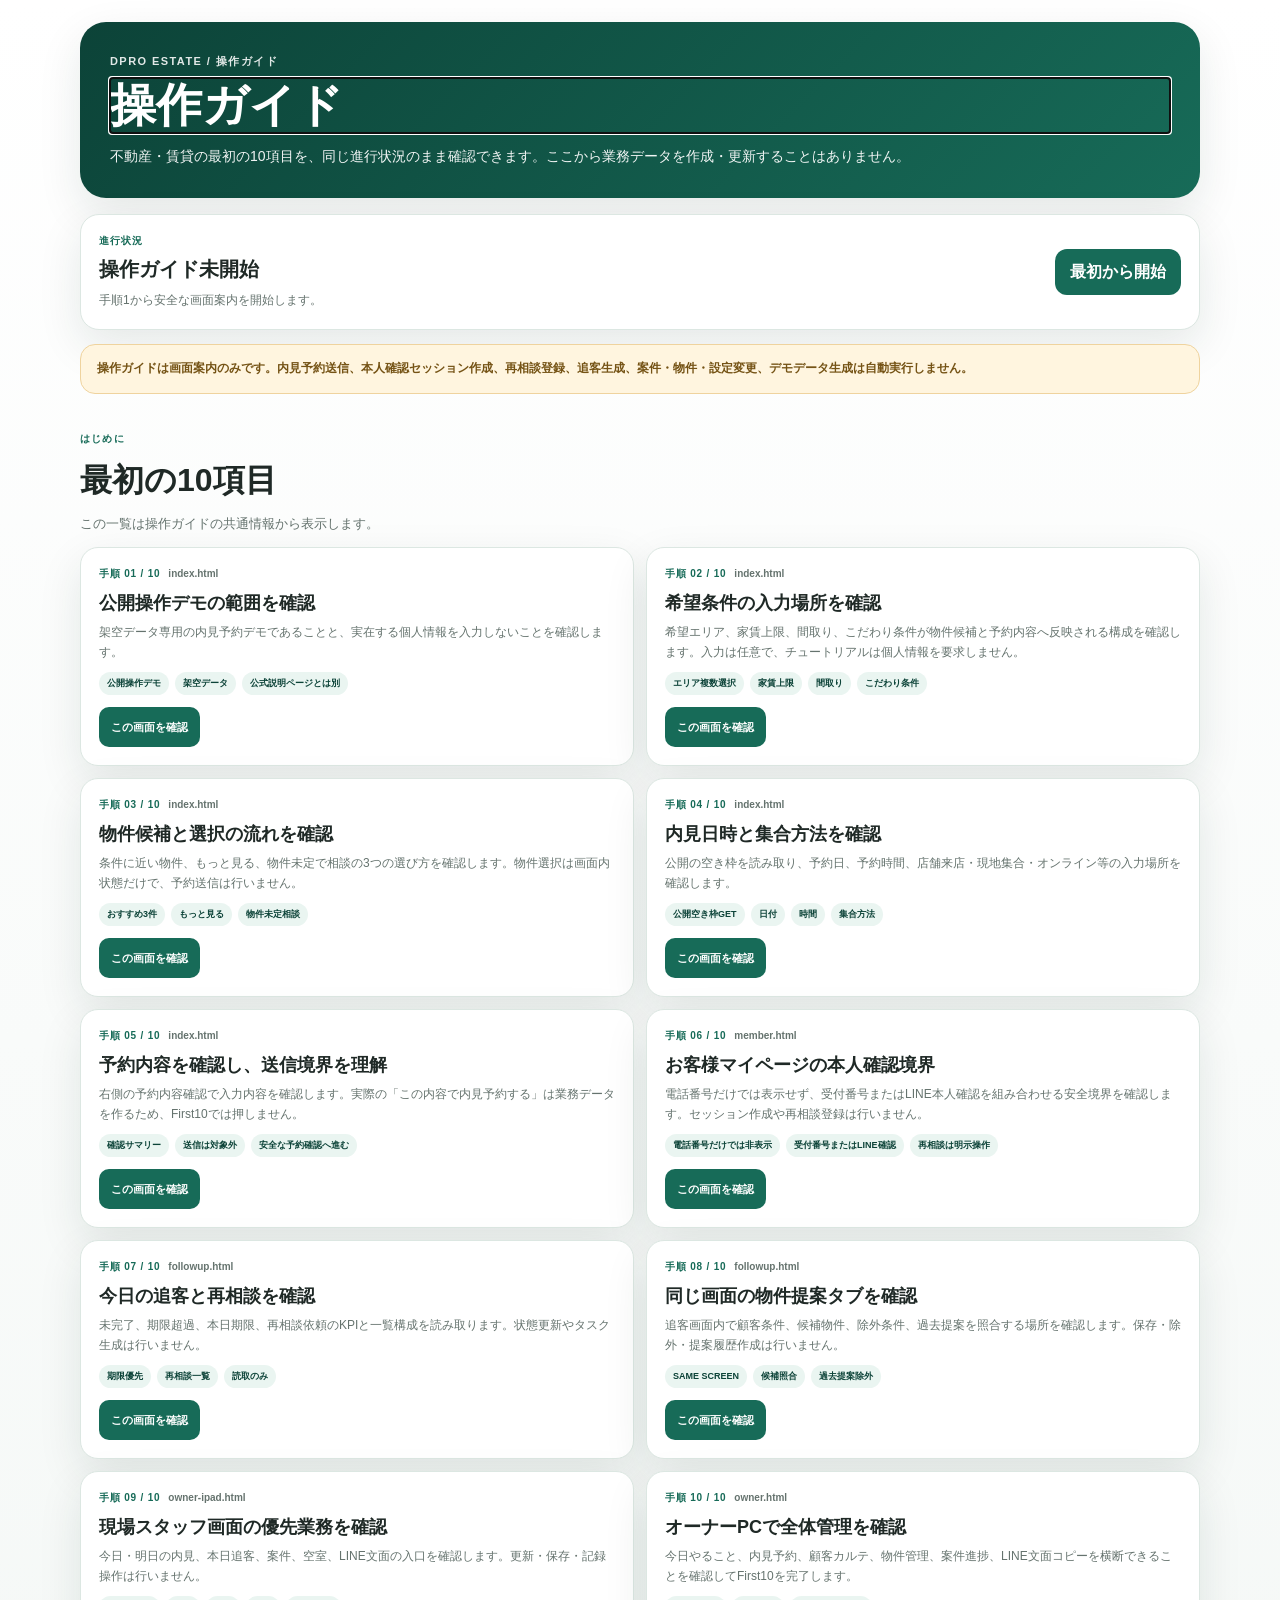
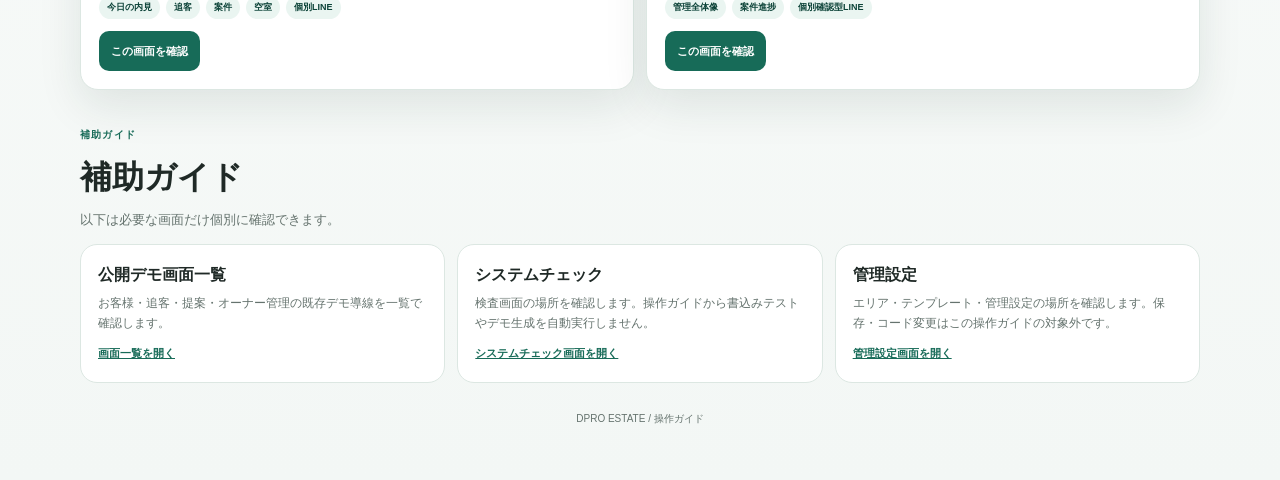
<file: guide-center.html>
<!doctype html>
<!-- DPRO TUTORIAL STANDARD V1.1 / ESTATE R4 GUIDE CENTER -->
<html lang="ja">
<head>
<meta charset="utf-8">
<meta name="viewport" content="width=device-width,initial-scale=1,viewport-fit=cover">
<meta name="robots" content="noindex,nofollow,noarchive">
<title>DPRO ESTATE｜操作ガイド</title>
<style>
:root{
  --bg:#f3f7f5;--card:#fff;--ink:#1f2926;--muted:#65736e;--line:#dce7e2;
  --brand:#176b58;--brand-deep:#0c4338;--soft:#eaf5f1;--warn:#fff5df;--warn-ink:#755315;
  --shadow:0 16px 44px rgba(18,50,42,.10)
}
*{box-sizing:border-box}
html{background:var(--bg)}
body{margin:0;min-width:0;color:var(--ink);font-family:-apple-system,BlinkMacSystemFont,"Segoe UI","Noto Sans JP","Yu Gothic UI",Meiryo,sans-serif;line-height:1.65;background:linear-gradient(180deg,#fff 0%,var(--bg) 100%)}
a{color:inherit}
button,a{font:inherit}
button:focus-visible,a:focus-visible{outline:3px solid #0b73d9;outline-offset:3px}
#dproTutorialRoot{display:none!important}
.page{width:min(1120px,calc(100% - 28px));margin:0 auto;padding:22px 0 52px;overflow-wrap:anywhere}
.hero{padding:30px;border-radius:26px;color:#fff;background:linear-gradient(135deg,var(--brand-deep),var(--brand));box-shadow:var(--shadow)}
.kicker{font-size:11px;font-weight:900;letter-spacing:.13em;opacity:.88}
.hero h1{margin:8px 0 0;font-size:clamp(28px,5vw,46px);line-height:1.2}
.hero p{max-width:820px;margin:12px 0 0;font-size:14px;opacity:.94}
.status{display:grid;grid-template-columns:minmax(0,1fr) auto;gap:16px;align-items:center;margin-top:16px;padding:18px;border:1px solid var(--line);border-radius:19px;background:var(--card);box-shadow:var(--shadow)}
.status small{display:block;color:var(--brand);font-size:10px;font-weight:900;letter-spacing:.1em}
.status strong{display:block;margin-top:3px;font-size:20px}.status p{margin:5px 0 0;color:var(--muted);font-size:12px}
.controls{display:flex;gap:8px;flex-wrap:wrap;justify-content:flex-end}.control{min-height:44px;border:1px solid var(--line);border-radius:12px;padding:9px 14px;background:#fff;color:var(--brand-deep);font-weight:900;cursor:pointer}.control.primary{border-color:transparent;color:#fff;background:var(--brand)}.control[hidden]{display:none!important}
.note{margin-top:14px;padding:14px 16px;border:1px solid #efd39e;border-radius:15px;background:var(--warn);color:var(--warn-ink);font-size:12px;font-weight:700}
.section-head{margin:30px 0 13px}.section-head small{color:var(--brand);font-size:10px;font-weight:900;letter-spacing:.12em}.section-head h2{margin:4px 0 0;font-size:clamp(23px,4vw,32px)}.section-head p{max-width:820px;margin:6px 0 0;color:var(--muted);font-size:13px}
.first10{display:grid;grid-template-columns:repeat(2,minmax(0,1fr));gap:12px;padding:0;margin:0;list-style:none}
.first10-item{min-width:0;padding:18px;border:1px solid var(--line);border-radius:18px;background:var(--card);box-shadow:var(--shadow)}
.step-no{display:flex;align-items:center;gap:8px;color:var(--brand);font-size:10px;font-weight:900;letter-spacing:.08em}.route{min-width:0;overflow-wrap:anywhere;color:var(--muted);font-weight:700;letter-spacing:0}
.first10-item h3{margin:7px 0 0;font-size:18px;line-height:1.45}.first10-item p{margin:7px 0 0;color:var(--muted);font-size:12px}.facts{display:flex;gap:6px;flex-wrap:wrap;margin-top:10px}.fact{padding:4px 8px;border-radius:999px;background:var(--soft);color:var(--brand-deep);font-size:9px;font-weight:850}.step-link{display:inline-flex;align-items:center;justify-content:center;min-height:40px;margin-top:12px;padding:8px 12px;border-radius:10px;text-decoration:none;color:#fff;background:var(--brand);font-size:11px;font-weight:900}
.guides{display:grid;grid-template-columns:repeat(3,minmax(0,1fr));gap:12px}.guide{min-width:0;padding:17px;border:1px solid var(--line);border-radius:17px;background:var(--card)}.guide h3{margin:0;font-size:16px}.guide p{margin:6px 0 0;color:var(--muted);font-size:12px}.guide a{display:inline-flex;margin-top:10px;font-size:11px;font-weight:900;color:var(--brand)}
.footer{margin-top:28px;color:var(--muted);font-size:10px;text-align:center}
@media(max-width:760px){.status{grid-template-columns:1fr}.controls{justify-content:flex-start}.first10,.guides{grid-template-columns:1fr}}
@media(max-width:420px){.page{width:min(100% - 16px,1120px)}.hero{padding:23px 18px}.controls{display:grid;grid-template-columns:1fr}.control{width:100%}.first10-item{padding:15px}}
@media(prefers-reduced-motion:reduce){*{scroll-behavior:auto!important;transition:none!important;animation:none!important}}
</style>
</head>
<body>
<main class="page">
  <section class="hero" aria-labelledby="guideTitle">
    <div class="kicker">DPRO ESTATE / 操作ガイド</div>
    <h1 id="guideTitle" tabindex="-1">操作ガイド</h1>
    <p>不動産・賃貸の最初の10項目を、同じ進行状況のまま確認できます。ここから業務データを作成・更新することはありません。</p>
  </section>

  <section class="status" aria-labelledby="statusTitle">
    <div>
      <small>進行状況</small>
      <strong id="statusTitle">状態を確認中</strong>
      <p id="statusCopy">操作ガイドの進行状況を読み込んでいます。</p>
    </div>
    <div class="controls" aria-label="操作ガイドの操作">
      <button id="startButton" class="control primary" type="button">最初から開始</button>
      <button id="resumeButton" class="control primary" type="button" hidden>途中から再開</button>
      <button id="replayButton" class="control primary" type="button" hidden>最初からやり直す</button>
    </div>
  </section>

  <div class="note">操作ガイドは画面案内のみです。内見予約送信、本人確認セッション作成、再相談登録、追客生成、案件・物件・設定変更、デモデータ生成は自動実行しません。</div>

  <div class="section-head">
    <small>はじめに</small>
    <h2>最初の10項目</h2>
    <p>この一覧は操作ガイドの共通情報から表示します。</p>
  </div>
  <ol class="first10" id="first10List" aria-label="最初の10項目"></ol>

  <div class="section-head">
    <small>補助ガイド</small>
    <h2>補助ガイド</h2>
    <p>以下は必要な画面だけ個別に確認できます。</p>
  </div>
  <section class="guides" id="supplementaryGuides">
    <article class="guide">
      <h3>公開デモ画面一覧</h3>
      <p>お客様・追客・提案・オーナー管理の既存デモ導線を一覧で確認します。</p>
      <a href="demo-guide.html">画面一覧を開く</a>
    </article>
    <article class="guide">
      <h3>システムチェック</h3>
      <p>検査画面の場所を確認します。操作ガイドから書込みテストやデモ生成を自動実行しません。</p>
      <a href="system-check.html?demo=1">システムチェック画面を開く</a>
    </article>
    <article class="guide">
      <h3>管理設定</h3>
      <p>エリア・テンプレート・管理設定の場所を確認します。保存・コード変更はこの操作ガイドの対象外です。</p>
      <a href="owner-settings.html?demo=1">管理設定画面を開く</a>
    </article>
  </section>

  <div class="footer">DPRO ESTATE / 操作ガイド</div>
</main>

<script src="tutorial.js"></script>
<script>
(function(){
  'use strict';

  const routeForStep = {
    1:'index.html?demo=1',2:'index.html?demo=1',3:'index.html?demo=1',4:'index.html?demo=1',5:'index.html?demo=1',
    6:'member.html?demo=1',7:'followup.html?demo=1',8:'followup.html?demo=1',9:'owner-ipad.html?demo=1',10:'owner.html?demo=1'
  };

  function esc(value){
    return String(value == null ? '' : value).replace(/[&<>"']/g, function(ch){
      return {'&':'&amp;','<':'&lt;','>':'&gt;','"':'&quot;',"'":'&#39;'}[ch];
    });
  }

  function api(){ return window.DPRO_ESTATE_TUTORIAL; }

  function renderSteps(){
    const tutorial = api();
    if (!tutorial || tutorial.stepCount !== 10 || !Array.isArray(tutorial.steps) || tutorial.steps.length !== 10) {
      throw new Error('Canonical First10 source is unavailable or not exactly 10 steps.');
    }
    const list = document.getElementById('first10List');
    list.innerHTML = tutorial.steps.map(function(step){
      const facts = Array.isArray(step.facts) ? step.facts.map(function(f){ return '<span class="fact">'+esc(f)+'</span>'; }).join('') : '';
      const href = routeForStep[step.number] || (step.route + '?demo=1');
      return '<li class="first10-item" data-step="'+esc(step.number)+'" data-route="'+esc(step.route)+'">'
        + '<div class="step-no"><span>手順 '+String(step.number).padStart(2,'0')+' / 10</span><span class="route">'+esc(step.route)+'</span></div>'
        + '<h3>'+esc(step.title)+'</h3>'
        + '<p>'+esc(step.body)+'</p>'
        + '<div class="facts">'+facts+'</div>'
        + '<a class="step-link" href="'+esc(href)+'">この画面を確認</a>'
        + '</li>';
    }).join('');
  }

  function renderState(){
    const tutorial = api();
    if (!tutorial) return;
    const state = tutorial.getState();
    const start = document.getElementById('startButton');
    const resume = document.getElementById('resumeButton');
    const replay = document.getElementById('replayButton');
    const title = document.getElementById('statusTitle');
    const copy = document.getElementById('statusCopy');
    start.hidden = true; resume.hidden = true; replay.hidden = true;

    if (state.status === 'in_progress' || state.status === 'paused') {
      title.textContent = '操作ガイド '+state.currentStep+' / 10 から再開できます';
      copy.textContent = '保存済みの進行状況を使用します。';
      resume.hidden = false;
    } else if (state.status === 'completed') {
      title.textContent = '操作ガイド完了済み';
      copy.textContent = '必要なら最初からもう一度確認できます。';
      replay.hidden = false;
    } else if (state.status === 'skipped') {
      title.textContent = '操作ガイドをスキップ済み';
      copy.textContent = '最初から再度確認できます。';
      replay.hidden = false;
    } else {
      title.textContent = '操作ガイド未開始';
      copy.textContent = '手順1から安全な画面案内を開始します。';
      start.hidden = false;
    }
  }

  function bind(){
    const tutorial = api();
    document.getElementById('startButton').addEventListener('click', function(){ tutorial.start(); });
    document.getElementById('resumeButton').addEventListener('click', function(){ tutorial.start(); });
    document.getElementById('replayButton').addEventListener('click', function(){ tutorial.replay(); });
  }

  function init(){
    if (!api()) throw new Error('DPRO_ESTATE_TUTORIAL API was not exposed.');
    renderSteps();
    renderState();
    bind();
    document.getElementById('guideTitle').focus({preventScroll:true});
  }

  if (document.readyState === 'loading') document.addEventListener('DOMContentLoaded', init);
  else init();
}());
</script>
</body>
</html>
</file>
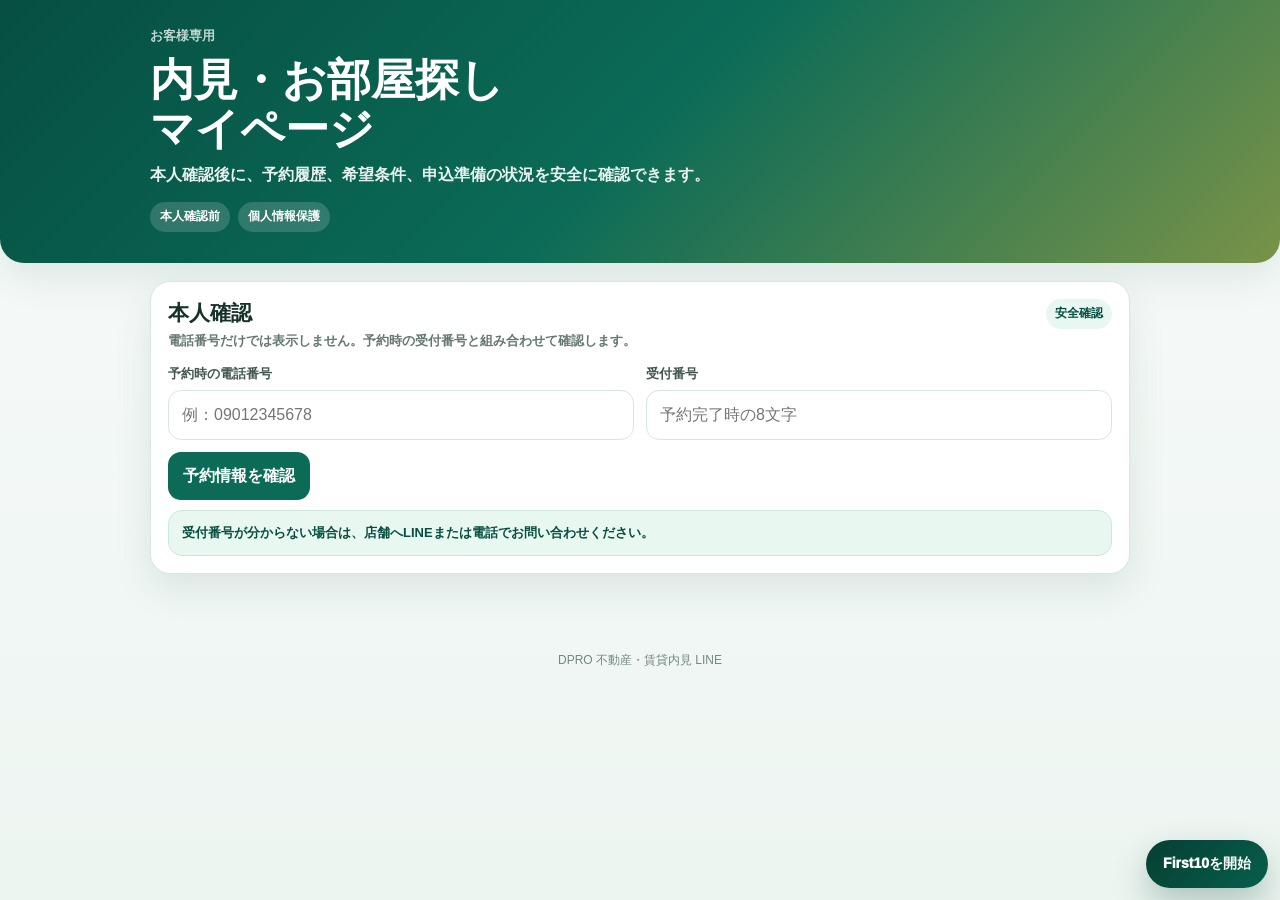
<file: member.html>
<!doctype html>
<html lang="ja">
<head>
  <meta charset="utf-8">
  <meta name="viewport" content="width=device-width,initial-scale=1,viewport-fit=cover">
  <meta name="description" content="DPRO 不動産・賃貸内見 LINEのお客様マイページです。">
  <title>DPRO 不動産・賃貸内見｜お客様マイページ</title>
  <style>
    :root{--bg:#edf5f1;--card:#fff;--text:#17312b;--muted:#657771;--line:#d8e6e0;--main:#0b6b57;--main2:#064f42;--soft:#e8f7f0;--blue:#245dbf;--blue-soft:#eef4ff;--warn:#9d6500;--warn-soft:#fff5dd;--danger:#b52b24;--danger-soft:#fff0ef;--shadow:0 14px 38px rgba(13,65,50,.10);--radius:20px}
    *{box-sizing:border-box}html{scroll-behavior:smooth}body{margin:0;min-height:100vh;background:linear-gradient(180deg,#f8fbfa,var(--bg));color:var(--text);font-family:-apple-system,BlinkMacSystemFont,"Segoe UI","Hiragino Sans","Yu Gothic",Meiryo,sans-serif;font-size:16px;line-height:1.65}button,input,select,textarea{font:inherit}button{cursor:pointer}button:disabled{opacity:.5;cursor:not-allowed}.hidden{display:none!important}
    .hero{background:linear-gradient(135deg,var(--main2),var(--main),#799348);color:#fff;padding:25px 0 31px;border-radius:0 0 24px 24px;box-shadow:var(--shadow)}.wrap{width:min(980px,calc(100% - 24px));margin:auto}.hero small{display:block;color:rgba(255,255,255,.75);font-weight:850}.hero h1{font-size:clamp(28px,6vw,44px);line-height:1.12;margin:8px 0}.hero p{margin:0;color:rgba(255,255,255,.91);font-weight:700;max-width:760px}.hero-status{display:flex;gap:8px;flex-wrap:wrap;margin-top:14px}.hero-pill{display:inline-flex;border-radius:999px;background:rgba(255,255,255,.16);padding:5px 10px;font-size:12px;font-weight:900}
    main{padding:18px 0 44px}.card{background:var(--card);border:1px solid var(--line);border-radius:var(--radius);box-shadow:var(--shadow);padding:17px;margin-bottom:15px}.card-head{display:flex;align-items:flex-start;justify-content:space-between;gap:12px;margin-bottom:12px}.card h2{margin:0;font-size:21px;line-height:1.35}.desc{color:var(--muted);font-size:13px;font-weight:750;margin-top:3px}.pill{display:inline-flex;align-items:center;border-radius:999px;background:var(--soft);color:var(--main2);padding:5px 9px;font-size:12px;font-weight:950;white-space:nowrap}.pill.blue{background:var(--blue-soft);color:#1f4e9f}.pill.warn{background:var(--warn-soft);color:#805100}.pill.danger{background:var(--danger-soft);color:#8e211b}
    .auth-grid{display:grid;grid-template-columns:1fr 1fr;gap:12px}.field label{display:block;color:#42564f;font-size:13px;font-weight:900;margin-bottom:5px}.input,.select,.textarea{width:100%;min-height:49px;border:1px solid var(--line);border-radius:13px;background:#fff;color:var(--text);padding:11px 13px;outline:none}.textarea{min-height:150px;resize:vertical}.input:focus,.select:focus,.textarea:focus{border-color:#79b5a1;box-shadow:0 0 0 4px rgba(11,107,87,.10)}.btn{border:0;border-radius:13px;min-height:48px;padding:10px 15px;background:var(--main);color:#fff;font-weight:950}.btn.secondary{background:var(--soft);color:var(--main2);border:1px solid #cae7dc}.btn.light{background:#fff;color:var(--main2);border:1px solid var(--line)}.btn.blue{background:var(--blue)}.btn.warn{background:#a96c05}.actions{display:flex;gap:8px;flex-wrap:wrap;margin-top:12px}.notice{border:1px solid #cbe7dc;background:var(--soft);color:var(--main2);border-radius:14px;padding:11px 13px;font-size:13px;font-weight:800;margin-top:10px}.notice.warn{background:var(--warn-soft);color:#784b00;border-color:#f1d99e}.notice.error{background:var(--danger-soft);color:#8a211b;border-color:#ffd0cd}
    .summary-grid{display:grid;grid-template-columns:repeat(3,minmax(0,1fr));gap:9px}.summary{border:1px solid var(--line);background:#fbfdfc;border-radius:14px;padding:11px}.summary b{display:block;color:var(--muted);font-size:11px;margin-bottom:3px}.summary span{display:block;font-weight:950;overflow-wrap:anywhere}.two-col{display:grid;grid-template-columns:1.2fr .8fr;gap:15px;align-items:start}.list{display:grid;gap:10px}.reservation{border:1px solid var(--line);border-radius:17px;padding:13px;background:#fff}.reservation.past{background:#fafcfb}.reservation-top{display:flex;justify-content:space-between;gap:10px;align-items:flex-start}.reservation h3{margin:0;font-size:17px}.meta{color:var(--muted);font-size:12px;font-weight:800;margin-top:3px}.detail-grid{display:grid;grid-template-columns:repeat(2,minmax(0,1fr));gap:8px;margin-top:9px}.detail{background:#f7faf8;border:1px solid #e8efec;border-radius:11px;padding:8px 9px;font-size:13px}.detail b{display:block;color:var(--muted);font-size:11px}.empty{border:1px dashed #bfd3cb;border-radius:15px;padding:21px;text-align:center;color:var(--muted);font-weight:850;background:#fbfdfc}.pref-grid{display:grid;grid-template-columns:repeat(2,minmax(0,1fr));gap:8px}.pref{background:#f7faf8;border:1px solid #e8efec;border-radius:12px;padding:9px}.pref b{display:block;color:var(--muted);font-size:11px}.progress{height:8px;background:#e6eeeb;border-radius:999px;overflow:hidden;margin-top:7px}.progress span{display:block;height:100%;background:var(--main)}.doc-list{display:grid;gap:6px;margin-top:9px}.doc{display:flex;justify-content:space-between;gap:10px;border-bottom:1px solid #edf2ef;padding:6px 0;font-size:13px}.sticky{position:sticky;top:12px}.footer{text-align:center;color:#75877f;font-size:12px;padding:18px 0 30px}
    @media(max-width:760px){.two-col{grid-template-columns:1fr}.sticky{position:static}.summary-grid{grid-template-columns:1fr 1fr}.auth-grid{grid-template-columns:1fr}.pref-grid,.detail-grid{grid-template-columns:1fr}.btn{width:100%}.actions .btn{width:auto;flex:1}}
  </style>
  <link rel="stylesheet" href="tutorial.css?v=estate-tutorial-r3">
</head>
<body>
  <header class="hero">
    <div class="wrap">
      <small>お客様専用</small>
      <h1>内見・お部屋探し<br>マイページ</h1>
      <p>本人確認後に、予約履歴、希望条件、申込準備の状況を安全に確認できます。</p>
      <div class="hero-status"><span class="hero-pill" id="sessionStatus">本人確認前</span><span class="hero-pill">個人情報保護</span></div>
    </div>
  </header>

  <main class="wrap">
    <section class="card" id="authCard">
      <div class="card-head"><div><h2>本人確認</h2><div class="desc">電話番号だけでは表示しません。予約時の受付番号と組み合わせて確認します。</div></div><span class="pill">安全確認</span></div>
      <div id="lineAuthBox" class="hidden">
        <button class="btn blue" id="lineAuthBtn">LINEで本人確認</button>
        <div class="notice">LINE内で開いた場合は、LINEアカウントと予約情報を照合します。</div>
      </div>
      <div class="auth-grid" style="margin-top:12px">
        <div class="field"><label for="phoneInput">予約時の電話番号</label><input class="input" id="phoneInput" type="tel" inputmode="tel" autocomplete="tel" placeholder="例：09012345678"></div>
        <div class="field"><label for="reservationCodeInput">受付番号</label><input class="input" id="reservationCodeInput" type="text" inputmode="text" autocomplete="one-time-code" maxlength="32" placeholder="予約完了時の8文字"></div>
      </div>
      <div class="actions"><button class="btn" id="verifyBtn">予約情報を確認</button><button class="btn light hidden" id="demoVerifyBtn">デモ情報を確認</button></div>
      <div class="notice" id="authNotice">受付番号が分からない場合は、店舗へLINEまたは電話でお問い合わせください。</div>
    </section>

    <section id="memberArea" class="hidden">
      <section class="card">
        <div class="card-head"><div><h2 id="welcomeTitle">お客様情報</h2><div class="desc">確認済みの情報だけを表示しています。</div></div><button class="btn light" id="logoutBtn">ログアウト</button></div>
        <div class="summary-grid" id="customerSummary"></div>
      </section>

      <div class="two-col">
        <div>
          <section class="card">
            <div class="card-head"><div><h2>希望条件</h2><div class="desc">前回のお部屋探しで登録した条件です。</div></div><span class="pill" id="preferenceStatus">確認済み</span></div>
            <div class="pref-grid" id="preferenceGrid"></div>
            <div class="actions"><button class="btn" id="revisitBtn">前回の条件でもう一度探す</button><button class="btn secondary" id="newReservationBtn">新しく内見予約する</button></div>
            <div class="notice" id="revisitNotice">同じ条件での再相談を店舗へ登録できます。</div>
          </section>

          <section class="card">
            <div class="card-head"><div><h2>今後の内見・相談</h2><div class="desc">これから予定されている予約です。</div></div><span class="pill blue" id="upcomingCount">0件</span></div>
            <div class="list" id="upcomingList"></div>
          </section>

          <section class="card">
            <div class="card-head"><div><h2>過去の内見履歴</h2><div class="desc">過去の内見や相談内容を振り返れます。</div></div><span class="pill" id="historyCount">0件</span></div>
            <div class="list" id="historyList"></div>
          </section>
        </div>

        <aside>
          <section class="card sticky">
            <div class="card-head"><div><h2>申込準備状況</h2><div class="desc">店舗側で確認した最新状況です。</div></div><span class="pill warn" id="caseStatusPill">未確認</span></div>
            <div id="caseSummary" class="empty">申込案件はまだありません。</div>
          </section>

          <section class="card">
            <div class="card-head"><div><h2>店舗へLINE連絡</h2><div class="desc">内容を確認してから文面をコピーします。</div></div><span class="pill">個別確認</span></div>
            <div class="field"><label for="messageReservationSelect">対象予約</label><select class="select" id="messageReservationSelect"></select></div>
            <div class="field" style="margin-top:9px"><label for="messageTypeSelect">連絡内容</label><select class="select" id="messageTypeSelect"><option value="confirm">予約内容の確認</option><option value="change">日時変更の相談</option><option value="cancel">キャンセル連絡</option><option value="question">当日の持ち物確認</option></select></div>
            <div class="field" style="margin-top:9px"><label for="messagePreview">送信前確認・編集</label><textarea class="textarea" id="messagePreview"></textarea></div>
            <button class="btn" id="copyMessageBtn" style="margin-top:10px">確認した文面をコピー</button>
            <div class="notice" id="copyNotice">自動送信は行いません。</div>
          </section>
        </aside>
      </div>
    </section>
  </main>

  <footer class="footer">DPRO 不動産・賃貸内見 LINE</footer>
  <script src="https://static.line-scdn.net/liff/edge/2/sdk.js"></script>
  <script src="config.js?v=estate-next-7"></script>
  <script src="member-api.js?v=estate-next-7"></script>
  <script>
    'use strict';
    const CONFIG = window.DPRO_ESTATE_CONFIG || {};
    const MEMBER_API = window.DPRO_ESTATE_MEMBER_API;
    const SESSION_KEY = CONFIG.storage?.memberSession || 'dpro_estate_member_session';
    const state = { token:'', profile:null, selectedCode:'', busy:false };
    const $ = id => document.getElementById(id);
    const esc = value => String(value ?? '').replace(/[&<>"']/g, c => ({'&':'&amp;','<':'&lt;','>':'&gt;','"':'&quot;',"'":'&#39;'}[c]));
    const normalizePhone = value => String(value || '').normalize('NFKC').replace(/\D/g,'').replace(/^81(?=\d{9,10}$)/,'0');
    const money = value => Number(value || 0).toLocaleString('ja-JP') + '円';
    const formatDate = value => value ? String(value).replaceAll('-','/') : '-';
    const isPast = reservation => {
      const date = reservation?.reservation_date;
      if (!date) return false;
      const time = String(reservation.reservation_time || '00:00').slice(0,5);
      return new Date(`${date}T${time}:00+09:00`).getTime() < Date.now();
    };

    document.addEventListener('DOMContentLoaded', async () => {
      bindEvents();
      const demo = new URLSearchParams(location.search).get('demo') === '1';
      if (demo) $('demoVerifyBtn').classList.remove('hidden');
      const recentCode = sessionStorage.getItem('dpro_estate_last_reservation_code') || '';
      if (recentCode) $('reservationCodeInput').value = recentCode;
      await prepareLineAuth();
      const saved = sessionStorage.getItem(SESSION_KEY) || '';
      if (saved) {
        state.token = saved;
        MEMBER_API.setSessionToken(saved);
        await loadProfile().catch(() => clearSession(false));
      }
    });

    function bindEvents() {
      $('verifyBtn').addEventListener('click', () => verifyByReservation(false));
      $('demoVerifyBtn').addEventListener('click', () => verifyByReservation(true));
      $('lineAuthBtn').addEventListener('click', verifyByLine);
      $('logoutBtn').addEventListener('click', logout);
      $('revisitBtn').addEventListener('click', requestRevisit);
      $('newReservationBtn').addEventListener('click', () => location.href = 'index.html');
      $('messageReservationSelect').addEventListener('change', renderMessage);
      $('messageTypeSelect').addEventListener('change', renderMessage);
      $('copyMessageBtn').addEventListener('click', copyMessage);
      ['phoneInput','reservationCodeInput'].forEach(id => $(id).addEventListener('keydown', event => { if (event.key === 'Enter') verifyByReservation(false); }));
    }

    async function prepareLineAuth() {
      const liffId = CONFIG.liffId || window.DPRO_ESTATE_LIFF_ID || '';
      if (!liffId || !window.liff) return;
      try {
        await window.liff.init({ liffId });
        $('lineAuthBox').classList.remove('hidden');
      } catch (error) { console.warn('LIFF init skipped', error); }
    }

    async function verifyByLine() {
      if (state.busy) return;
      const liffId = CONFIG.liffId || window.DPRO_ESTATE_LIFF_ID || '';
      if (!window.liff || !liffId) return setAuthNotice('LINE本人確認の設定が未完了です。受付番号で確認してください。', 'warn');
      if (!window.liff.isLoggedIn()) {
        window.liff.login({ redirectUri: location.href });
        return;
      }
      const idToken = window.liff.getIDToken();
      if (!idToken) return setAuthNotice('LINE本人確認情報を取得できませんでした。', 'error');
      await createSession({ line_id_token: idToken, auth_method: 'line' });
    }

    async function verifyByReservation(demo) {
      const phone = normalizePhone($('phoneInput').value);
      const code = $('reservationCodeInput').value.trim().replace(/[^a-zA-Z0-9]/g,'').toUpperCase();
      if (!phone) return setAuthNotice('予約時の電話番号を入力してください。', 'error');
      if (!demo && !code) return setAuthNotice('予約完了時の受付番号を入力してください。', 'error');
      await createSession({ phone, reservation_code: code, demo });
    }

    async function createSession(payload) {
      if (state.busy) return;
      state.busy = true;
      setAuthNotice('本人確認中です。', 'warn');
      try {
        const data = await MEMBER_API.createSession(payload);
        state.token = data.session_token;
        sessionStorage.setItem(SESSION_KEY, state.token);
        MEMBER_API.setSessionToken(state.token);
        await loadProfile();
        setAuthNotice('本人確認が完了しました。', 'ok');
      } catch (error) {
        setAuthNotice(error.message || '本人確認に失敗しました。', 'error');
      } finally { state.busy = false; }
    }

    async function loadProfile() {
      const data = await MEMBER_API.profile();
      state.profile = data.profile;
      $('authCard').classList.add('hidden');
      $('memberArea').classList.remove('hidden');
      $('sessionStatus').textContent = '本人確認済み';
      renderProfile();
    }

    function renderProfile() {
      const profile = state.profile || {};
      const customer = profile.customer || {};
      const preference = profile.preference || {};
      const reservations = Array.isArray(profile.reservations) ? profile.reservations : [];
      const upcoming = reservations.filter(item => !item.cancelled && !isPast(item));
      const history = reservations.filter(item => item.cancelled || isPast(item)).sort((a,b) => String(b.reservation_date || '').localeCompare(String(a.reservation_date || '')));
      $('welcomeTitle').textContent = `${customer.customer_name || 'お客様'}のマイページ`;
      $('customerSummary').innerHTML = [
        ['お名前', customer.customer_name || '-'],['電話番号', customer.masked_phone || '-'],['連絡方法', customer.contact_method || 'LINE'],
        ['現在の状況', customer.customer_status || '-'],['予約件数', `${reservations.length}件`],['本人確認', profile.auth_method === 'line' ? 'LINE確認' : '受付番号確認']
      ].map(([label,value]) => `<div class="summary"><b>${esc(label)}</b><span>${esc(value)}</span></div>`).join('');
      renderPreference(preference);
      renderReservations('upcomingList', upcoming, false);
      renderReservations('historyList', history, true);
      $('upcomingCount').textContent = `${upcoming.length}件`;
      $('historyCount').textContent = `${history.length}件`;
      renderCase(profile.application_case || null);
      renderReservationOptions(reservations);
    }

    function renderPreference(pref) {
      const flags = [pref.parking_required && '駐車場', pref.pet_required && 'ペット', pref.two_people && '2人入居', pref.low_initial_cost && '初期費用を抑えたい', pref.near_station && '駅・バス停近く'].filter(Boolean);
      const rows = [
        ['希望エリア', Array.isArray(pref.desired_areas) && pref.desired_areas.length ? pref.desired_areas.join('・') : '未登録'],
        ['家賃上限', pref.max_rent ? money(pref.max_rent) : '未登録'],
        ['間取り', Array.isArray(pref.floor_plans) && pref.floor_plans.length ? pref.floor_plans.join('・') : '未登録'],
        ['入居時期', pref.move_in_timing || '未登録'],
        ['こだわり', flags.length ? flags.join('・') : '未登録'],
        ['通勤・通学', pref.workplace_or_school || '未登録'],
        ['その他の希望', pref.other_request || '未登録'],
      ];
      $('preferenceGrid').innerHTML = rows.map(([label,value]) => `<div class="pref"><b>${esc(label)}</b><span>${esc(value)}</span></div>`).join('');
    }

    function renderReservations(targetId, rows, past) {
      const target = $(targetId);
      if (!rows.length) {
        target.innerHTML = `<div class="empty">${past ? '過去の内見履歴はありません。' : '今後の予約はありません。'}</div>`;
        return;
      }
      target.innerHTML = rows.map(item => {
        const property = item.property || {};
        return `<article class="reservation ${past ? 'past' : ''}">
          <div class="reservation-top"><div><h3>${esc(property.property_name || '希望条件相談')}</h3><div class="meta">${esc(formatDate(item.reservation_date))} ${esc(String(item.reservation_time || '').slice(0,5))} ｜ 受付番号 ${esc(item.reservation_code || '-')}</div></div><span class="pill ${item.cancelled ? 'danger' : past ? '' : 'blue'}">${esc(item.status || '予約受付')}</span></div>
          <div class="detail-grid"><div class="detail"><b>エリア・間取り</b>${esc([property.area_name,property.floor_plan].filter(Boolean).join(' / ') || '-')}</div><div class="detail"><b>集合方法</b>${esc(item.meeting_type || '-')}</div><div class="detail"><b>集合場所</b>${esc(item.meeting_place || '-')}</div><div class="detail"><b>お客様メモ</b>${esc(item.customer_note || '-')}</div></div>
        </article>`;
      }).join('');
    }

    function renderCase(item) {
      if (!item) {
        $('caseSummary').className = 'empty';
        $('caseSummary').innerHTML = '申込案件はまだありません。';
        $('caseStatusPill').textContent = '未確認';
        return;
      }
      const docs = Array.isArray(item.required_documents) ? item.required_documents : [];
      const done = docs.filter(doc => ['確認済み','不要'].includes(doc.status)).length;
      const percent = docs.length ? Math.round(done / docs.length * 100) : 0;
      $('caseStatusPill').textContent = item.application_status || item.application_intent || '確認中';
      $('caseSummary').className = '';
      $('caseSummary').innerHTML = `
        <div class="summary-grid" style="grid-template-columns:1fr 1fr"><div class="summary"><b>申込意思</b><span>${esc(item.application_intent || '未確認')}</span></div><div class="summary"><b>初期費用</b><span>${esc(item.initial_cost_status || '未確認')}</span></div><div class="summary"><b>概算合計</b><span>${money(item.initial_cost_total || 0)}</span></div><div class="summary"><b>必要書類</b><span>${esc(item.documents_status || '未案内')}</span></div></div>
        <div class="progress"><span style="width:${percent}%"></span></div><div class="meta">書類確認 ${done}/${docs.length}</div>
        <div class="doc-list">${docs.map(doc => `<div class="doc"><span>${esc(doc.label || doc.key)}</span><b>${esc(doc.status)}</b></div>`).join('') || '<div class="meta">必要書類はまだ案内されていません。</div>'}</div>`;
    }

    function renderReservationOptions(rows) {
      const select = $('messageReservationSelect');
      select.innerHTML = rows.map(item => `<option value="${esc(item.reservation_code)}">${esc(formatDate(item.reservation_date))} ${esc(String(item.reservation_time || '').slice(0,5))}｜${esc(item.property?.property_name || '希望条件相談')}</option>`).join('');
      state.selectedCode = select.value || '';
      renderMessage();
    }

    function selectedReservation() {
      return (state.profile?.reservations || []).find(item => item.reservation_code === $('messageReservationSelect').value) || null;
    }

    function renderMessage() {
      const item = selectedReservation();
      const customer = state.profile?.customer || {};
      if (!item) { $('messagePreview').value = '対象予約がありません。'; return; }
      const type = $('messageTypeSelect').value;
      const propertyName = item.property?.property_name || '希望条件相談';
      const dateTime = `${formatDate(item.reservation_date)} ${String(item.reservation_time || '').slice(0,5)}`;
      const base = `DPRO不動産 様\n\n${customer.customer_name || 'お客様'}です。\n`;
      const details = `\n日時：${dateTime}\n物件：${propertyName}\n受付番号：${item.reservation_code || '-'}\n`;
      const texts = {
        confirm:`${base}以下の内見予約内容を確認したいです。${details}\nこの内容で間違いないか確認をお願いします。`,
        change:`${base}以下の内見予約について日時変更を相談したいです。${details}\n別の日程で可能な時間を教えてください。`,
        cancel:`${base}以下の内見予約についてキャンセルをお願いします。${details}\nまた改めて相談させてください。`,
        question:`${base}以下の内見予約について当日の持ち物や注意点を教えてください。${details}`,
      };
      $('messagePreview').value = texts[type] || texts.confirm;
    }

    async function requestRevisit() {
      if (state.busy) return;
      state.busy = true;
      $('revisitBtn').disabled = true;
      setRevisitNotice('再相談を登録中です。', 'warn');
      try {
        const operationId = globalThis.crypto?.randomUUID?.() || `revisit-${Date.now()}`;
        const result = await MEMBER_API.revisit({ request_type:'same_preferences', operation_id:operationId });
        setRevisitNotice(result.duplicate ? '同じ再相談はすでに受け付けています。' : '前回の条件での再相談を受け付けました。店舗からご連絡します。', 'ok');
      } catch (error) { setRevisitNotice(error.message || '再相談の登録に失敗しました。', 'error'); }
      finally { state.busy = false; $('revisitBtn').disabled = false; }
    }

    async function copyMessage() {
      const text = $('messagePreview').value.trim();
      if (!text) return;
      try { await navigator.clipboard.writeText(text); $('copyNotice').className = 'notice'; $('copyNotice').textContent = '文面をコピーしました。LINEへ貼り付けて送信してください。'; }
      catch { $('copyNotice').className = 'notice warn'; $('copyNotice').textContent = 'コピーできませんでした。文面を長押ししてコピーしてください。'; }
    }

    async function logout() {
      await MEMBER_API.logout().catch(() => null);
      clearSession(true);
    }

    function clearSession(reload) {
      sessionStorage.removeItem(SESSION_KEY);
      MEMBER_API.clearSessionToken();
      state.token = '';
      state.profile = null;
      if (reload) location.reload();
    }

    function setAuthNotice(message, type) { $('authNotice').className = `notice${type === 'warn' ? ' warn' : type === 'error' ? ' error' : ''}`; $('authNotice').textContent = message; }
    function setRevisitNotice(message, type) { $('revisitNotice').className = `notice${type === 'warn' ? ' warn' : type === 'error' ? ' error' : ''}`; $('revisitNotice').textContent = message; }
  </script>
  <script src="tutorial.js?v=estate-tutorial-r3"></script>
</body>
</html>
</file>
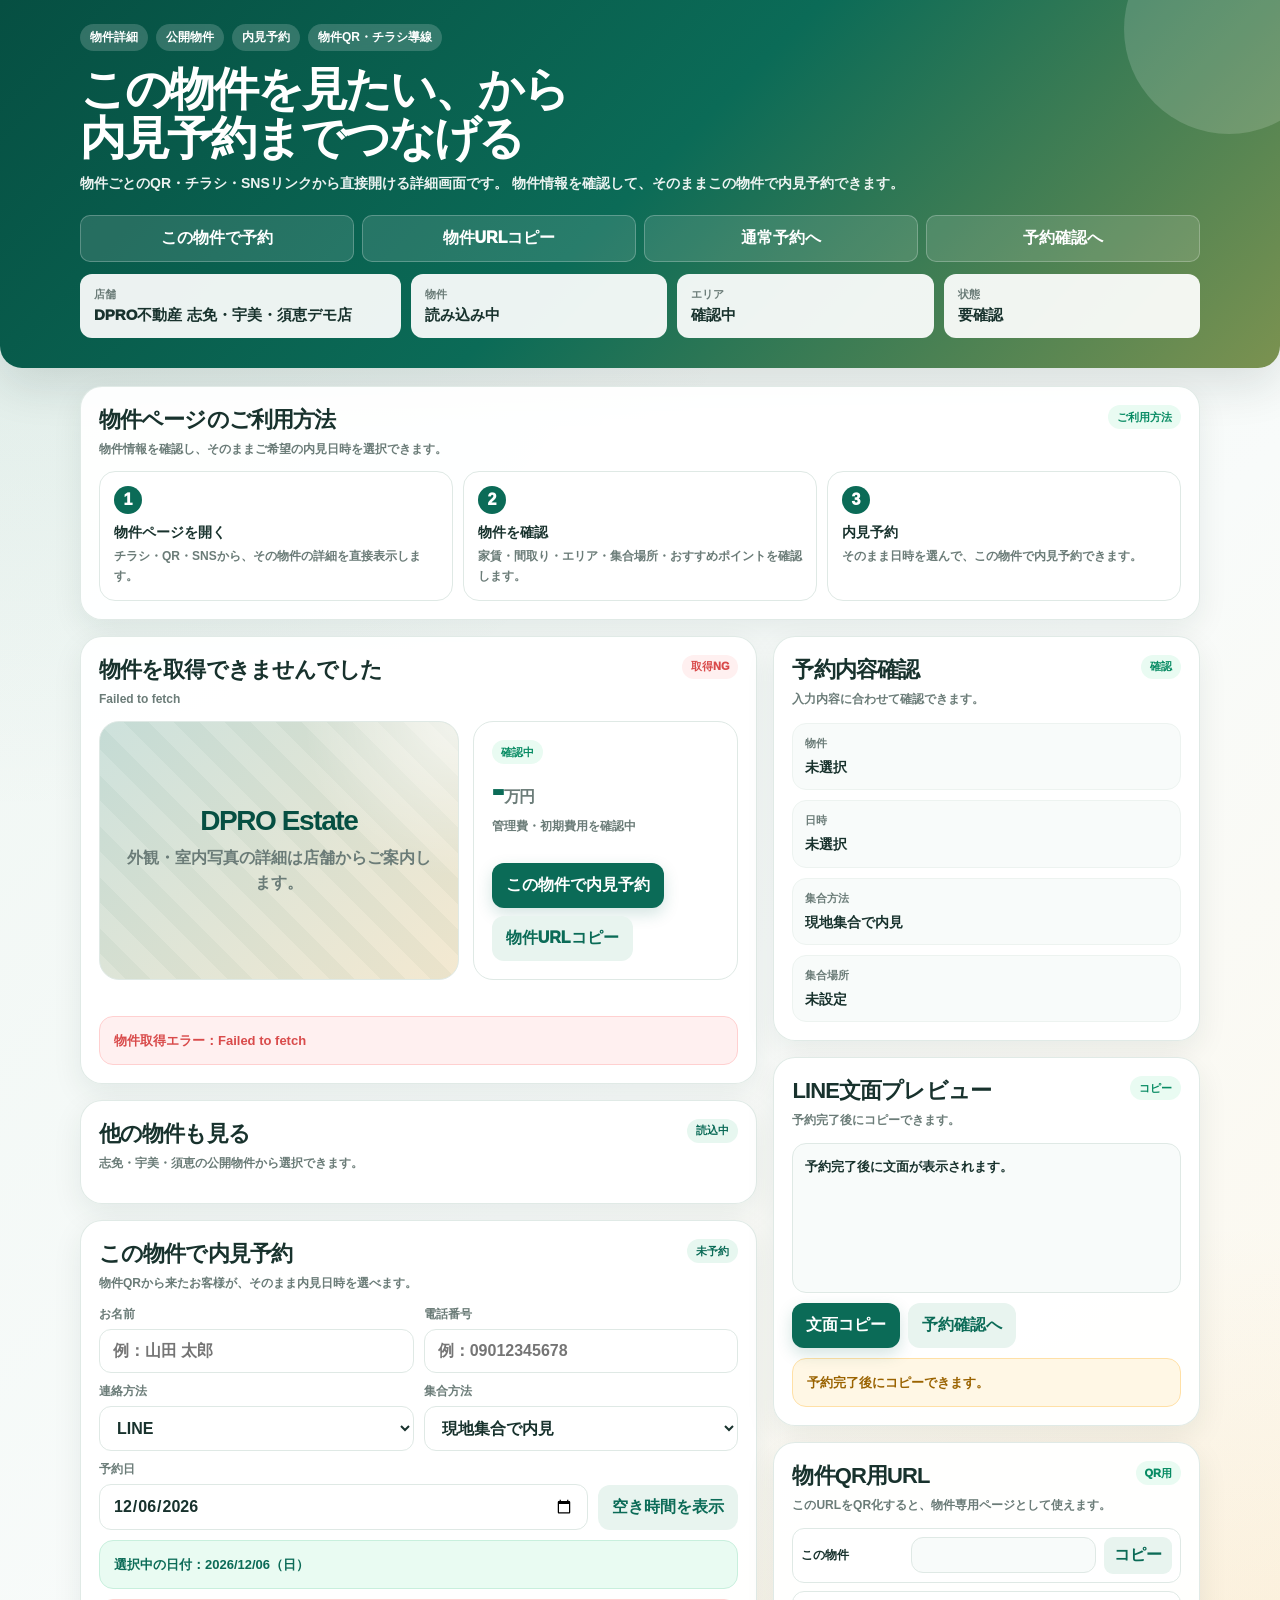
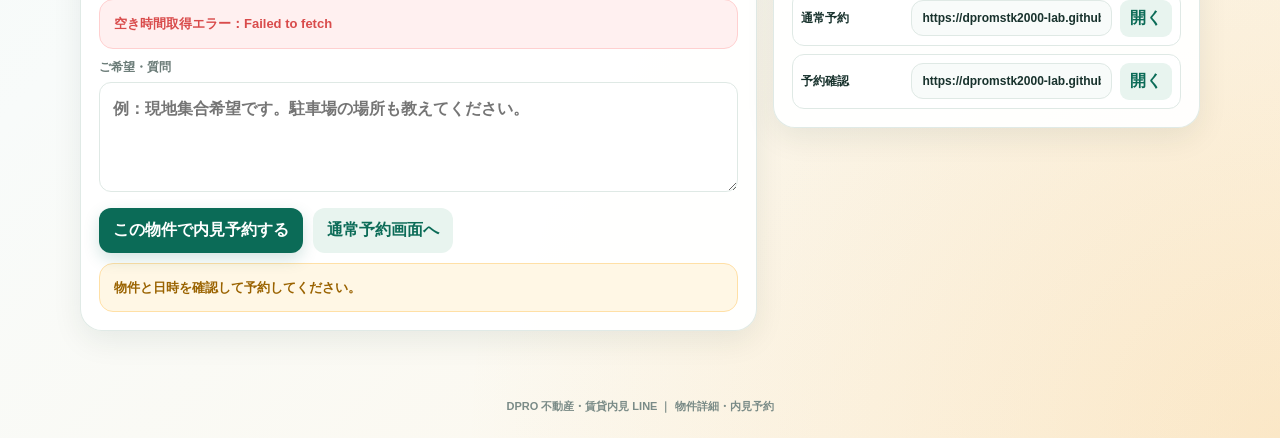
<file: property.html>
<!doctype html>
<html lang="ja">
<head>
  <meta charset="utf-8" />
  <meta name="viewport" content="width=device-width,initial-scale=1" />
  <title>物件詳細｜DPRO 不動産・賃貸内見 LINE</title>
  <style>
    :root{
      --bg:#edf5f1;
      --bg2:#fff7e8;
      --main:#0b6b57;
      --main2:#064f42;
      --sub:#7b9250;
      --mint:#e7f7f0;
      --line:#dfe9e5;
      --text:#18322d;
      --muted:#6b7c78;
      --card:#ffffff;
      --danger:#d94b4b;
      --danger-bg:#fff0f0;
      --warn:#e5961a;
      --warn-bg:#fff7e5;
      --ok:#078b63;
      --ok-bg:#e9fbf2;
      --shadow:0 18px 45px rgba(17,45,38,.12);
      --radius:22px;
    }
    *{box-sizing:border-box}
    body{
      margin:0;
      font-family:-apple-system,BlinkMacSystemFont,"Segoe UI","Noto Sans JP","Hiragino Sans","Yu Gothic",sans-serif;
      color:var(--text);
      background:
        radial-gradient(circle at top left, rgba(11,107,87,.10), transparent 34%),
        radial-gradient(circle at bottom right, rgba(229,150,26,.16), transparent 34%),
        linear-gradient(135deg,var(--bg),#f8fbfa 52%,var(--bg2));
      min-height:100vh;
    }
    button,input,select,textarea{font:inherit}
    a{color:inherit}
    .hero{
      background:linear-gradient(135deg,var(--main2),var(--main),var(--sub));
      color:#fff;
      padding:24px 18px 30px;
      position:relative;
      overflow:hidden;
      border-bottom-left-radius:22px;
      border-bottom-right-radius:22px;
      box-shadow:var(--shadow);
    }
    .hero:after{
      content:"";
      position:absolute;
      right:-54px;
      top:-76px;
      width:210px;
      height:210px;
      border-radius:999px;
      background:rgba(255,255,255,.16);
    }
    .wrap{
      width:min(1120px,calc(100% - 24px));
      margin:0 auto;
      position:relative;
      z-index:1;
    }
    .badge-row{display:flex;gap:8px;flex-wrap:wrap;align-items:center}
    .badge{
      display:inline-flex;align-items:center;gap:6px;
      padding:5px 10px;
      border-radius:999px;
      background:rgba(255,255,255,.18);
      color:#fff;
      font-size:12px;
      font-weight:900;
      backdrop-filter:blur(8px);
    }
    .hero h1{
      margin:14px 0 8px;
      font-size:clamp(28px,5vw,46px);
      line-height:1.06;
      letter-spacing:-.05em;
    }
    .hero p{
      margin:0;
      max-width:850px;
      color:rgba(255,255,255,.92);
      font-weight:750;
      line-height:1.75;
      font-size:14px;
    }
    .hero-nav{
      margin-top:20px;
      display:grid;
      grid-template-columns:repeat(4,1fr);
      gap:8px;
    }
    .hero-nav a,.hero-nav button{
      border:1px solid rgba(255,255,255,.24);
      background:rgba(255,255,255,.12);
      color:#fff;
      border-radius:10px;
      padding:12px 10px;
      text-align:center;
      text-decoration:none;
      font-weight:950;
      cursor:pointer;
    }
    .summary-grid{
      margin-top:12px;
      display:grid;
      grid-template-columns:1.25fr 1fr 1fr 1fr;
      gap:10px;
    }
    .summary-card{
      background:rgba(255,255,255,.92);
      color:var(--text);
      border-radius:12px;
      padding:13px 14px;
      min-height:64px;
    }
    .summary-card .label{font-size:11px;color:var(--muted);font-weight:900}
    .summary-card .value{font-size:15px;font-weight:950;margin-top:4px;word-break:break-all}
    main.wrap{padding:18px 0 42px}
    .grid{
      display:grid;
      grid-template-columns:1.35fr .85fr;
      gap:16px;
      align-items:start;
    }
    .card{
      background:rgba(255,255,255,.94);
      border:1px solid rgba(223,233,229,.95);
      border-radius:var(--radius);
      box-shadow:0 10px 30px rgba(17,45,38,.08);
      padding:18px;
      margin-bottom:16px;
    }
    .card-head{
      display:flex;
      justify-content:space-between;
      gap:12px;
      align-items:flex-start;
      margin-bottom:12px;
    }
    h2{margin:0;font-size:22px;letter-spacing:-.04em}
    h3{margin:0;font-size:16px;letter-spacing:-.03em}
    .desc{
      color:var(--muted);
      font-size:12px;
      line-height:1.7;
      font-weight:750;
      margin-top:4px;
    }
    .pill{
      display:inline-flex;
      align-items:center;
      justify-content:center;
      min-height:24px;
      padding:4px 9px;
      border-radius:999px;
      font-size:11px;
      font-weight:950;
      background:var(--mint);
      color:var(--main);
      white-space:nowrap;
    }
    .pill.ok{background:var(--ok-bg);color:var(--ok)}
    .pill.ng{background:var(--danger-bg);color:var(--danger)}
    .pill.warn{background:var(--warn-bg);color:var(--warn)}
    .property-hero{
      display:grid;
      grid-template-columns:1.15fr .85fr;
      gap:14px;
      align-items:stretch;
    }
    .photo-box{
      min-height:240px;
      border-radius:20px;
      overflow:hidden;
      position:relative;
      background:
        linear-gradient(135deg, rgba(11,107,87,.18), rgba(229,150,26,.18)),
        repeating-linear-gradient(45deg,#f7fbf9,#f7fbf9 18px,#edf4f1 18px,#edf4f1 36px);
      border:1px solid var(--line);
      display:flex;
      align-items:center;
      justify-content:center;
      text-align:center;
      padding:24px;
    }
    .photo-box:before{
      content:"";
      position:absolute;
      inset:0;
      background:radial-gradient(circle at top right, rgba(255,255,255,.9), transparent 35%);
      opacity:.7;
    }
    .photo-text{
      position:relative;
      z-index:1;
    }
    .photo-text b{
      display:block;
      font-size:28px;
      letter-spacing:-.05em;
      color:var(--main2);
      margin-bottom:8px;
    }
    .photo-text span{
      display:block;
      color:var(--muted);
      font-weight:900;
      line-height:1.6;
    }
    .price-box{
      border:1px solid var(--line);
      border-radius:20px;
      padding:18px;
      background:#fff;
    }
    .price{
      font-size:36px;
      line-height:1;
      font-weight:950;
      color:var(--main);
      letter-spacing:-.05em;
      margin:8px 0;
    }
    .price small{font-size:16px;color:var(--muted);font-weight:850}
    .tags{
      display:flex;
      gap:7px;
      flex-wrap:wrap;
      margin:12px 0 0;
    }
    .tag{
      display:inline-flex;
      align-items:center;
      border:1px solid #d8e9e3;
      background:#f5fbf8;
      color:#28514a;
      border-radius:999px;
      padding:6px 9px;
      font-size:12px;
      font-weight:900;
    }
    .detail-grid{
      display:grid;
      grid-template-columns:repeat(3,1fr);
      gap:10px;
      margin-top:14px;
    }
    .detail{
      background:#f8fbfa;
      border:1px solid #edf3f0;
      border-radius:14px;
      padding:12px;
      min-height:64px;
    }
    .detail b{
      display:block;
      font-size:11px;
      color:var(--muted);
      margin-bottom:6px;
    }
    .detail span{
      font-size:14px;
      font-weight:950;
      line-height:1.45;
      word-break:break-all;
    }
    label{
      display:block;
      font-size:12px;
      color:var(--muted);
      font-weight:900;
      margin-bottom:6px;
    }
    input,select,textarea{
      width:100%;
      border:1px solid var(--line);
      background:#fff;
      border-radius:12px;
      padding:12px 13px;
      color:var(--text);
      outline:none;
      font-weight:800;
      min-height:44px;
    }
    textarea{resize:vertical;min-height:110px;line-height:1.75}
    input:focus,select:focus,textarea:focus{
      border-color:rgba(11,107,87,.45);
      box-shadow:0 0 0 4px rgba(11,107,87,.10);
    }
    .btn{
      border:0;
      border-radius:12px;
      background:var(--main);
      color:#fff;
      padding:12px 14px;
      min-height:44px;
      font-weight:950;
      cursor:pointer;
      box-shadow:0 6px 16px rgba(11,107,87,.18);
      white-space:nowrap;
    }
    .btn.secondary{background:#e8f4ef;color:var(--main);box-shadow:none}
    .btn.orange{background:#f39b16;box-shadow:0 6px 16px rgba(243,155,22,.18)}
    .btn:disabled{opacity:.48;cursor:not-allowed;box-shadow:none}
    .small-btn{
      border:0;
      border-radius:999px;
      padding:8px 11px;
      font-size:12px;
      font-weight:950;
      cursor:pointer;
      background:#e8f4ef;
      color:var(--main);
    }
    .small-btn.orange{background:#fff0da;color:#a56400}
    .alert{
      padding:13px 14px;
      border-radius:14px;
      font-size:13px;
      line-height:1.65;
      font-weight:850;
      margin:10px 0 0;
    }
    .alert.ok{background:var(--ok-bg);color:#0b6b57;border:1px solid #c8efdd}
    .alert.ng{background:var(--danger-bg);color:var(--danger);border:1px solid #ffd0d0}
    .alert.warn{background:var(--warn-bg);color:#9a6300;border:1px solid #ffe0a6}
    .property-list{
      display:grid;
      grid-template-columns:repeat(2,1fr);
      gap:10px;
    }
    .property-card{
      border:1px solid var(--line);
      background:#fff;
      border-radius:16px;
      padding:13px;
      cursor:pointer;
      transition:.15s ease;
    }
    .property-card:hover{transform:translateY(-1px);box-shadow:0 10px 24px rgba(17,45,38,.08)}
    .property-card.active{
      border-color:rgba(11,107,87,.45);
      background:#f3fbf8;
    }
    .property-card h3{font-size:14px;margin-bottom:5px}
    .property-card p{margin:0;color:var(--muted);font-size:12px;line-height:1.55;font-weight:750}
    .form-grid{
      display:grid;
      grid-template-columns:1fr 1fr;
      gap:10px;
    }
    .date-row{
      display:grid;
      grid-template-columns:1fr auto;
      gap:10px;
      align-items:end;
    }
    .slot-grid{
      display:grid;
      grid-template-columns:repeat(4,1fr);
      gap:8px;
      margin-top:10px;
    }
    .slot-btn{
      border:1px solid var(--line);
      border-radius:12px;
      background:#fff;
      color:var(--text);
      min-height:42px;
      padding:8px;
      font-weight:950;
      cursor:pointer;
    }
    .slot-btn.active{
      background:var(--main);
      color:#fff;
      border-color:var(--main);
    }
    .slot-btn:disabled{
      background:#f3f5f4;
      color:#9ca9a6;
      cursor:not-allowed;
    }
    .message-box{
      border:1px solid var(--line);
      background:#f8fbfa;
      border-radius:14px;
      padding:12px;
      white-space:pre-wrap;
      line-height:1.75;
      font-size:13px;
      font-weight:750;
      min-height:150px;
    }
    .url-list{display:grid;gap:8px}
    .url-row{
      display:grid;
      grid-template-columns:102px 1fr auto;
      gap:8px;
      align-items:center;
      border:1px solid var(--line);
      background:#fff;
      border-radius:12px;
      padding:8px;
    }
    .url-row b{font-size:12px}
    .url-row input{min-height:36px;padding:8px 10px;font-size:12px;background:#f8fbfa}
    .url-row button{
      border:0;background:#e8f4ef;color:var(--main);
      border-radius:9px;padding:8px 10px;font-weight:950;cursor:pointer;
    }
    .step-row{
      display:grid;
      grid-template-columns:repeat(3,1fr);
      gap:10px;
    }
    .step-card{
      background:#fff;
      border:1px solid var(--line);
      border-radius:16px;
      padding:14px;
    }
    .num{
      width:28px;height:28px;border-radius:999px;background:var(--main);color:#fff;
      display:inline-flex;align-items:center;justify-content:center;
      font-weight:950;margin-bottom:10px;
    }
    .step-card b{display:block;font-size:14px;margin-bottom:5px}
    .step-card p{margin:0;font-size:12px;line-height:1.6;color:var(--muted);font-weight:750}
    .sticky-side{position:sticky;top:14px}
    .footer{
      text-align:center;
      color:#7a8b87;
      font-size:11px;
      font-weight:800;
      padding:10px 0 24px;
    }
    .hidden{display:none!important}
    @media (max-width:920px){
      .grid{grid-template-columns:1fr}
      .sticky-side{position:static}
      .summary-grid{grid-template-columns:repeat(2,1fr)}
      .hero-nav{grid-template-columns:repeat(2,1fr)}
      .property-hero{grid-template-columns:1fr}
      .detail-grid{grid-template-columns:repeat(2,1fr)}
      .property-list{grid-template-columns:1fr}
      .form-grid{grid-template-columns:1fr}
      .date-row{grid-template-columns:1fr}
      .step-row{grid-template-columns:1fr}
      .url-row{grid-template-columns:1fr}
    }
    @media (max-width:520px){
      .slot-grid{grid-template-columns:repeat(2,1fr)}
      .detail-grid{grid-template-columns:1fr}
    }
  </style>
</head>
<body>
  <header class="hero">
    <div class="wrap">
      <div class="badge-row">
        <span class="badge">物件詳細</span>
        <span class="badge">公開物件</span>
        <span class="badge">内見予約</span>
        <span class="badge">物件QR・チラシ導線</span>
      </div>
      <h1>この物件を見たい、から<br>内見予約までつなげる</h1>
      <p>
        物件ごとのQR・チラシ・SNSリンクから直接開ける詳細画面です。
        物件情報を確認して、そのままこの物件で内見予約できます。
      </p>
      <nav class="hero-nav" aria-label="page links">
        <button type="button" onclick="scrollToReservation()">この物件で予約</button>
        <button type="button" onclick="copyPropertyUrl()">物件URLコピー</button>
        <a href="index.html?v=estate-next-9">通常予約へ</a>
        <a href="member.html?v=estate-next-9">予約確認へ</a>
      </nav>
      <div class="summary-grid">
        <div class="summary-card">
          <div class="label">店舗</div>
          <div class="value" id="shopNameTop">DPRO不動産 志免・宇美・須恵デモ店</div>
        </div>
        <div class="summary-card">
          <div class="label">物件</div>
          <div class="value" id="propertyNameTop">読み込み中</div>
        </div>
        <div class="summary-card">
          <div class="label">エリア</div>
          <div class="value" id="areaTop">確認中</div>
        </div>
        <div class="summary-card">
          <div class="label">状態</div>
          <div class="value" id="statusTop">読み込み中</div>
        </div>
      </div>
    </div>
  </header>

  <main class="wrap">
    <section class="card">
      <div class="card-head">
        <div>
          <h2>物件ページのご利用方法</h2>
          <div class="desc">物件情報を確認し、そのままご希望の内見日時を選択できます。</div>
        </div>
        <span class="pill ok">ご利用方法</span>
      </div>
      <div class="step-row">
        <div class="step-card">
          <span class="num">1</span>
          <b>物件ページを開く</b>
          <p>チラシ・QR・SNSから、その物件の詳細を直接表示します。</p>
        </div>
        <div class="step-card">
          <span class="num">2</span>
          <b>物件を確認</b>
          <p>家賃・間取り・エリア・集合場所・おすすめポイントを確認します。</p>
        </div>
        <div class="step-card">
          <span class="num">3</span>
          <b>内見予約</b>
          <p>そのまま日時を選んで、この物件で内見予約できます。</p>
        </div>
      </div>
    </section>

    <div class="grid">
      <div>
        <section class="card">
          <div class="card-head">
            <div>
              <h2 id="propertyTitle">物件を読み込み中</h2>
              <div class="desc" id="propertyLead">公開中の物件情報を取得しています。</div>
            </div>
            <span class="pill" id="propertyPill">読込中</span>
          </div>

          <div class="property-hero">
            <div class="photo-box">
              <div class="photo-text">
                <b id="photoTitle">DPRO Estate</b>
                <span id="photoSub">外観・室内写真の詳細は店舗からご案内します。</span>
              </div>
            </div>
            <div class="price-box">
              <span class="pill ok" id="statusPill">確認中</span>
              <div class="price" id="rentText">-<small> 万円</small></div>
              <div class="desc" id="feeText">管理費・初期費用を確認中</div>
              <div class="tags" id="tagBox"></div>
              <div style="display:flex;gap:8px;flex-wrap:wrap;margin-top:14px">
                <button class="btn" onclick="scrollToReservation()">この物件で内見予約</button>
                <button class="btn secondary" onclick="copyPropertyUrl()">物件URLコピー</button>
              </div>
            </div>
          </div>

          <div class="detail-grid" id="detailGrid"></div>

          <div style="height:12px"></div>
          <div class="alert ok" id="propertyMemo">物件情報を読み込み中です。</div>
        </section>

        <section class="card">
          <div class="card-head">
            <div>
              <h2>他の物件も見る</h2>
              <div class="desc">志免・宇美・須恵の公開物件から選択できます。</div>
            </div>
            <span class="pill" id="listPill">読込中</span>
          </div>
          <div class="property-list" id="propertyList"></div>
        </section>

        <section class="card" id="reservationSection">
          <div class="card-head">
            <div>
              <h2>この物件で内見予約</h2>
              <div class="desc">物件QRから来たお客様が、そのまま内見日時を選べます。</div>
            </div>
            <span class="pill" id="reservePill">未予約</span>
          </div>

          <div class="form-grid">
            <div>
              <label>お名前</label>
              <input id="customerName" placeholder="例：山田 太郎" />
            </div>
            <div>
              <label>電話番号</label>
              <input id="phone" inputmode="tel" placeholder="例：09012345678" />
            </div>
            <div>
              <label>連絡方法</label>
              <select id="contactMethod">
                <option value="LINE">LINE</option>
                <option value="電話">電話</option>
                <option value="メール">メール</option>
              </select>
            </div>
            <div>
              <label>集合方法</label>
              <select id="meetingType" onchange="updateMeetingPlace()">
                <option value="現地集合で内見">現地集合で内見</option>
                <option value="店舗で相談してから内見">店舗で相談してから内見</option>
                <option value="オンライン相談">オンライン相談</option>
                <option value="電話相談希望">電話相談希望</option>
              </select>
            </div>
          </div>

          <div style="height:10px"></div>
          <div class="date-row">
            <div>
              <label>予約日</label>
              <input id="reservationDate" type="date" />
            </div>
            <button class="btn secondary" onclick="loadSlots()">空き時間を表示</button>
          </div>
          <div class="alert ok" id="dateDisplayMessage">選択中の日付：未選択</div>
          <div class="slot-grid" id="slotGrid"></div>

          <div style="height:10px"></div>
          <label>ご希望・質問</label>
          <textarea id="customerNote" placeholder="例：現地集合希望です。駐車場の場所も教えてください。"></textarea>

          <div style="display:flex;gap:10px;flex-wrap:wrap;margin-top:12px">
            <button class="btn" onclick="reserveProperty()">この物件で内見予約する</button>
            <button class="btn secondary" onclick="location.href='index.html?v=estate-next-9'">通常予約画面へ</button>
          </div>
          <div id="reserveMessage" class="alert warn">物件と日時を確認して予約してください。</div>
        </section>
      </div>

      <aside class="sticky-side">
        <section class="card">
          <div class="card-head">
            <div>
              <h2>予約内容確認</h2>
              <div class="desc">入力内容に合わせて確認できます。</div>
            </div>
            <span class="pill ok">確認</span>
          </div>
          <div class="detail-grid" style="grid-template-columns:1fr">
            <div class="detail"><b>物件</b><span id="sideProperty">未選択</span></div>
            <div class="detail"><b>日時</b><span id="sideDateTime">未選択</span></div>
            <div class="detail"><b>集合方法</b><span id="sideMeeting">現地集合で内見</span></div>
            <div class="detail"><b>集合場所</b><span id="sidePlace">未設定</span></div>
          </div>
        </section>

        <section class="card">
          <div class="card-head">
            <div>
              <h2>LINE文面プレビュー</h2>
              <div class="desc">予約完了後にコピーできます。</div>
            </div>
            <span class="pill ok">コピー</span>
          </div>
          <div id="linePreview" class="message-box">予約完了後に文面が表示されます。</div>
          <div style="display:flex;gap:8px;flex-wrap:wrap;margin-top:10px">
            <button class="btn" onclick="copyLineMessage()">文面コピー</button>
            <button class="btn secondary" onclick="goMember()">予約確認へ</button>
          </div>
          <div id="copyMessage" class="alert warn">予約完了後にコピーできます。</div>
        </section>

        <section class="card">
          <div class="card-head">
            <div>
              <h2>物件QR用URL</h2>
              <div class="desc">このURLをQR化すると、物件専用ページとして使えます。</div>
            </div>
            <span class="pill ok">QR用</span>
          </div>
          <div class="url-list">
            <div class="url-row">
              <b>この物件</b>
              <input id="propertyUrl" readonly />
              <button onclick="copyInput('propertyUrl', this)">コピー</button>
            </div>
            <div class="url-row">
              <b>通常予約</b>
              <input value="https://dpromstk2000-lab.github.io/dpro-estate-line-liff/index.html?v=estate-next-9" readonly />
              <button onclick="openUrl(this)">開く</button>
            </div>
            <div class="url-row">
              <b>予約確認</b>
              <input value="https://dpromstk2000-lab.github.io/dpro-estate-line-liff/member.html?v=estate-next-9" readonly />
              <button onclick="openUrl(this)">開く</button>
            </div>
          </div>
        </section>
      </aside>
    </div>
  </main>

  <footer class="footer">
    DPRO 不動産・賃貸内見 LINE ｜ 物件詳細・内見予約
  </footer>

<script>
const API_BASE = "https://dpro-estate-line-api.dpromstk2000.workers.dev";
const PAGE_BASE = "https://dpromstk2000-lab.github.io/dpro-estate-line-liff/property.html?v=estate-next-9";
let allProperties = [];
let currentProperty = null;
let selectedSlot = null;
let lastReservation = null;
let lastLineMessage = "";

const $ = (id)=>document.getElementById(id);

function escapeHtml(s){
  return String(s ?? "").replace(/[&<>"']/g, c => ({
    "&":"&amp;","<":"&lt;",">":"&gt;",'"':"&quot;","'":"&#39;"
  }[c]));
}
function getParam(name){
  return new URLSearchParams(location.search).get(name);
}
function rentText(amount){
  const n = Number(amount || 0);
  if(!n) return "-";
  return (Math.round(n / 10000 * 10) / 10).toFixed(1).replace(".0","") + "万円";
}
function feeText(amount){
  const n = Number(amount || 0);
  if(!n) return "管理費 なし";
  return "管理費 " + n.toLocaleString("ja-JP") + "円";
}
function setPill(id, type, text){
  const el = $(id);
  el.className = "pill " + (type || "");
  el.textContent = text;
}
function setMessage(id, type, text){
  const el = $(id);
  el.className = "alert " + type;
  el.textContent = text;
}
async function getJson(path){
  const res = await fetch(API_BASE + path, { method:"GET", cache:"no-store" });
  let data = null;
  try{ data = await res.json(); }catch(e){ data = { ok:false, error:"JSONとして読めません", status:res.status }; }
  if(!res.ok){
    const msg = data && (data.error || data.message) ? (data.error || data.message) : `HTTP ${res.status}`;
    throw new Error(msg);
  }
  return data;
}
async function postJson(path, body){
  const res = await fetch(API_BASE + path, {
    method:"POST",
    headers:{"Content-Type":"application/json"},
    body:JSON.stringify(body || {})
  });
  let data = null;
  try{ data = await res.json(); }catch(e){ data = { ok:false, error:"JSONとして読めません", status:res.status }; }
  if(!res.ok){
    const msg = data && (data.error || data.message) ? (data.error || data.message) : `HTTP ${res.status}`;
    throw new Error(msg);
  }
  return data;
}
function todayYmd(){
  const parts = new Intl.DateTimeFormat("ja-JP", {
    timeZone:"Asia/Tokyo", year:"numeric", month:"2-digit", day:"2-digit"
  }).formatToParts(new Date()).reduce((a,p)=>{a[p.type]=p.value;return a;},{});
  return `${parts.year}-${parts.month}-${parts.day}`;
}
function addDaysYmd(baseYmd, days){
  const [y,m,d] = baseYmd.split("-").map(Number);
  const dt = new Date(Date.UTC(y, m - 1, d + days, 12, 0, 0));
  return `${dt.getUTCFullYear()}-${String(dt.getUTCMonth()+1).padStart(2,"0")}-${String(dt.getUTCDate()).padStart(2,"0")}`;
}
function formatYmdJa(ymd, withWeekday = true){
  if(!ymd) return "-";
  const [y,m,d] = String(ymd).split("-").map(Number);
  if(!y || !m || !d) return String(ymd).replaceAll("-", "/");
  const dt = new Date(Date.UTC(y, m - 1, d, 12, 0, 0));
  const weekdays = ["日","月","火","水","木","金","土"];
  const base = `${y}/${String(m).padStart(2,"0")}/${String(d).padStart(2,"0")}`;
  return withWeekday ? `${base}（${weekdays[dt.getUTCDay()]}）` : base;
}
function formatDateTimeJa(ymd, time){
  return `${formatYmdJa(ymd, true)} ${String(time || "-").slice(0,5)}`;
}
function normalizePhone(s){
  return String(s || "").replace(/[^\d]/g,"");
}
function normalizeLineMessage(value){
  if(value === null || typeof value === "undefined") return "";
  if(typeof value === "string") return value;
  if(Array.isArray(value)) return value.map(normalizeLineMessage).filter(Boolean).join("\n");
  if(typeof value === "object"){
    const keys = ["text","message","body","content","preview","line_message","line_message_text","copy_text"];
    for(const key of keys){
      if(typeof value[key] !== "undefined"){
        const normalized = normalizeLineMessage(value[key]);
        if(normalized) return normalized;
      }
    }
    return JSON.stringify(value, null, 2);
  }
  return String(value);
}
function buildFallbackLineMessage(data){
  const reservation = data.reservation || {};
  const customer = data.customer || {};
  const property = data.property || currentProperty || {};
  const customerName = customer.customer_name || $("customerName").value || "お客様";
  const propertyName = property.property_name || currentProperty?.property_name || "ご希望物件";
  const date = reservation.reservation_date || $("reservationDate").value || "-";
  const time = String(reservation.reservation_time || selectedSlot?.time || "-").slice(0,5);
  const meeting = reservation.meeting_type || $("meetingType").value || "現地集合で内見";
  const place = reservation.meeting_place || buildMeetingPlace();
  return `${customerName}様

DPRO不動産です。
内見予約を受け付けました。

日時：${formatDateTimeJa(date, time)}
物件：${propertyName}
集合方法：${meeting}
集合場所：${place}

変更やキャンセルがある場合は、お早めにLINEでお知らせください。
当日はお気をつけてお越しください。`;
}
async function loadInitial(){
  setPill("propertyPill","warn","読込中");
  try{
    const settings = await getJson("/api/public/settings");
    if(settings.shop_name || settings.shop?.shop_name){
      $("shopNameTop").textContent = settings.shop_name || settings.shop.shop_name;
    }
  }catch(e){}

  try{
    const data = await getJson("/api/public/properties");
    allProperties = Array.isArray(data.properties) ? data.properties : [];
    if(!allProperties.length) throw new Error("公開物件がありません。");
    const paramId = getParam("property_id") || getParam("id");
    const paramCode = getParam("property_code") || getParam("code");
    const area = getParam("area");
    let selected = null;
    if(paramId) selected = allProperties.find(p => String(p.id) === String(paramId));
    if(!selected && paramCode) selected = allProperties.find(p => String(p.property_code) === String(paramCode));
    if(!selected && area) selected = allProperties.find(p => String(p.area_name) === String(area));
    if(!selected) selected = allProperties[0];
    selectProperty(selected.id, false);
    renderPropertyList();
    setPill("listPill","ok",`${allProperties.length}件`);
    $("statusTop").textContent = "表示OK";
  }catch(e){
    setPill("propertyPill","ng","取得NG");
    $("propertyTitle").textContent = "物件を取得できませんでした";
    $("propertyLead").textContent = e.message;
    setMessage("propertyMemo","ng","物件取得エラー：" + e.message);
    $("statusTop").textContent = "要確認";
  }

  const defaultDate = addDaysYmd(todayYmd(), 1);
  $("reservationDate").value = defaultDate;
  await loadSlots();
}
function selectProperty(id, rerender=true){
  const p = allProperties.find(x => String(x.id) === String(id));
  if(!p) return;
  currentProperty = p;
  selectedSlot = null;
  renderProperty();
  updateSide();
  if(rerender) renderPropertyList();
  loadSlots();
}
function renderProperty(){
  const p = currentProperty;
  if(!p) return;
  $("propertyTitle").textContent = p.property_name || "物件名未設定";
  $("propertyLead").textContent = `${p.area_name || "-"}エリアの内見予約ページです。この物件を見たい方は下のフォームから予約できます。`;
  $("propertyNameTop").textContent = p.property_name || "-";
  $("areaTop").textContent = p.area_name || "-";
  $("photoTitle").textContent = p.property_name || "DPRO Estate";
  $("photoSub").textContent = `${p.area_name || "-"} / ${p.floor_plan || "-"} / ${rentText(p.rent_amount)} の物件`;
  $("rentText").innerHTML = `${rentText(p.rent_amount)}<small> 家賃</small>`;
  $("feeText").textContent = `${feeText(p.management_fee)} / 初期費用目安：${p.initial_cost_memo || "確認中"}`;
  const status = p.property_status || "確認中";
  setPill("propertyPill", status === "募集中" ? "ok" : "warn", status);
  setPill("statusPill", status === "募集中" ? "ok" : "warn", status);
  $("tagBox").innerHTML = [
    p.area_name,
    p.floor_plan,
    p.parking_status,
    p.pet_allowed ? "ペット相談可" : "ペット不可",
    p.viewing_available ? "内見可" : "内見要確認"
  ].filter(Boolean).map(t => `<span class="tag">${escapeHtml(t)}</span>`).join("");
  $("detailGrid").innerHTML = `
    <div class="detail"><b>住所</b><span>${escapeHtml(p.address || "-")}</span></div>
    <div class="detail"><b>間取り</b><span>${escapeHtml(p.floor_plan || "-")}</span></div>
    <div class="detail"><b>面積</b><span>${escapeHtml(p.room_size || p.room_size_text || "-")}</span></div>
    <div class="detail"><b>築年数</b><span>${escapeHtml(p.building_age || "-")}</span></div>
    <div class="detail"><b>駐車場</b><span>${escapeHtml(p.parking_status || "-")}</span></div>
    <div class="detail"><b>内見</b><span>${p.viewing_available ? "内見できます" : "店舗へ確認してください"}</span></div>
  `;
  $("propertyMemo").textContent = p.public_memo || "この物件に興味がある方は、内見予約またはLINEでお問い合わせください。";
  $("sideProperty").textContent = p.property_name || "-";
  $("propertyUrl").value = `${PAGE_BASE}&property_id=${encodeURIComponent(p.id)}`;
  updateMeetingPlace();
}
function renderPropertyList(){
  const currentId = currentProperty?.id;
  $("propertyList").innerHTML = allProperties.map(p => `
    <article class="property-card ${String(p.id) === String(currentId) ? "active" : ""}" onclick="selectProperty('${escapeHtml(p.id)}')">
      <h3>${escapeHtml(p.property_name || "-")}</h3>
      <p>
        ${escapeHtml(p.area_name || "-")} / ${escapeHtml(rentText(p.rent_amount))} / ${escapeHtml(p.floor_plan || "-")}<br>
        ${escapeHtml(p.public_memo || "内見予約できます。")}
      </p>
      <div class="tags" style="margin-top:8px">
        <span class="tag">${escapeHtml(p.property_status || "確認中")}</span>
        <span class="tag">${p.viewing_available ? "内見可" : "要確認"}</span>
      </div>
    </article>
  `).join("");
}
function buildMeetingPlace(){
  if(!currentProperty) return "未設定";
  const meeting = $("meetingType").value;
  if(meeting.includes("現地")) return `${currentProperty.property_name} 現地前`;
  if(meeting.includes("オンライン")) return "オンライン相談";
  if(meeting.includes("電話")) return "電話で相談";
  return "DPRO不動産 志免・宇美・須恵デモ店";
}
function updateMeetingPlace(){
  $("sideMeeting").textContent = $("meetingType").value;
  $("sidePlace").textContent = buildMeetingPlace();
}
async function loadSlots(){
  const date = $("reservationDate").value;
  const grid = $("slotGrid");
  if($("dateDisplayMessage")){
    $("dateDisplayMessage").textContent = date ? `選択中の日付：${formatYmdJa(date, true)}` : "選択中の日付：未選択";
  }
  grid.innerHTML = "";
  if(!date){
    grid.innerHTML = `<div class="alert warn" style="grid-column:1/-1;margin:0">予約日を選択してください。</div>`;
    return;
  }
  try{
    const data = await getJson(`/api/public/available-slots?date=${encodeURIComponent(date)}`);
    const slots = Array.isArray(data.slots) ? data.slots : [];
    if(!slots.length){
      grid.innerHTML = `<div class="alert warn" style="grid-column:1/-1;margin:0">この日は予約枠がありません。</div>`;
      return;
    }
    selectedSlot = null;
    grid.innerHTML = slots.map(s=>{
      const time = String(s.time || "").slice(0,5);
      const disabled = !s.available;
      return `<button class="slot-btn" ${disabled ? "disabled" : ""} onclick="selectSlot('${escapeHtml(time)}')">${escapeHtml(time)}</button>`;
    }).join("");
    const first = slots.find(s => s.available);
    if(first) selectSlot(String(first.time).slice(0,5));
  }catch(e){
    grid.innerHTML = `<div class="alert ng" style="grid-column:1/-1;margin:0">空き時間取得エラー：${escapeHtml(e.message)}</div>`;
  }
}
function selectSlot(time){
  selectedSlot = { date:$("reservationDate").value, time };
  document.querySelectorAll(".slot-btn").forEach(btn=>{
    btn.classList.toggle("active", btn.textContent.trim() === time);
  });
  updateSide();
}
function updateSide(){
  $("sideProperty").textContent = currentProperty ? currentProperty.property_name : "未選択";
  $("sideDateTime").textContent = selectedSlot ? formatDateTimeJa(selectedSlot.date, selectedSlot.time) : "未選択";
  $("sideMeeting").textContent = $("meetingType").value;
  $("sidePlace").textContent = buildMeetingPlace();
}
async function reserveProperty(){
  if(!currentProperty){
    setMessage("reserveMessage","ng","物件が選択されていません。");
    return;
  }
  const name = $("customerName").value.trim();
  const phone = normalizePhone($("phone").value);
  if(!name || !phone){
    setMessage("reserveMessage","ng","お名前と電話番号を入力してください。");
    return;
  }
  if(!selectedSlot){
    setMessage("reserveMessage","ng","予約時間を選択してください。");
    return;
  }
  setPill("reservePill","warn","送信中");
  setMessage("reserveMessage","warn","内見予約を送信中です。");
  try{
    const payload = {
      customer_name: name,
      phone,
      contact_method: $("contactMethod").value,
      line_display_name: "物件詳細ページから予約",
      desired_areas: [currentProperty.area_name].filter(Boolean),
      max_rent: Number(currentProperty.rent_amount || 0),
      floor_plans: [currentProperty.floor_plan].filter(Boolean),
      move_in_timing: "未定・相談したい",
      parking_required: String(currentProperty.parking_status || "").includes("あり"),
      pet_required: !!currentProperty.pet_allowed,
      two_people: false,
      low_initial_cost: false,
      near_station: false,
      workplace_or_school: "",
      other_request: "物件詳細ページから予約",
      property_id: currentProperty.id,
      reservation_date: selectedSlot.date,
      reservation_time: selectedSlot.time,
      reservation_type: "内見予約",
      meeting_type: $("meetingType").value,
      meeting_place: buildMeetingPlace(),
      customer_note: $("customerNote").value || "物件詳細ページから内見予約"
    };
    const data = await postJson("/api/public/reserve", payload);
    if(!data.ok) throw new Error(data.error || "予約に失敗しました。");
    lastReservation = data.reservation || {};
    const lineText = normalizeLineMessage(data.line_message_preview || data.line_message || data.message_preview || data.message);
    lastLineMessage = lineText || buildFallbackLineMessage(data);
    $("linePreview").textContent = lastLineMessage;
    const reservationCode = String(
      lastReservation.reservation_code ||
      lastReservation.id ||
      data.reservation_code ||
      ""
    ).replace(/[^a-zA-Z0-9]/g,"").slice(0,8).toUpperCase();
    if(reservationCode){
      sessionStorage.setItem("dpro_estate_last_reservation_code", reservationCode);
    }
    setPill("reservePill","ok","予約OK");
    setMessage("reserveMessage","ok",reservationCode ? `内見予約を受け付けました。受付番号：${reservationCode}。マイページ確認に必要です。` : "内見予約を受け付けました。LINE文面をコピーして保存できます。");
    setMessage("copyMessage","ok","予約完了文面をコピーできます。");
  }catch(e){
    setPill("reservePill","ng","予約NG");
    setMessage("reserveMessage","ng","予約エラー：" + e.message);
  }
}
function scrollToReservation(){
  $("reservationSection").scrollIntoView({behavior:"smooth", block:"start"});
}
async function copyPropertyUrl(){
  await navigator.clipboard.writeText($("propertyUrl").value || location.href);
  alert("物件URLをコピーしました。QR作成やチラシ掲載に使えます。");
}
async function copyLineMessage(){
  const text = lastLineMessage || $("linePreview").textContent || "";
  await navigator.clipboard.writeText(text);
  setMessage("copyMessage","ok","LINE文面をコピーしました。");
}
function goMember(){
  location.href = "member.html?v=estate-next-9";
}
function openUrl(btn){
  const input = btn.parentElement.querySelector("input");
  if(input && input.value) window.open(input.value, "_blank", "noopener");
}
async function copyInput(id, btn){
  const input = $(id);
  if(!input) return;
  await navigator.clipboard.writeText(input.value);
  btn.textContent = "コピー済";
  setTimeout(()=>btn.textContent="コピー", 1200);
}
document.addEventListener("DOMContentLoaded", ()=>{
  $("reservationDate").value = addDaysYmd(todayYmd(), 1);
  ["reservationDate","meetingType"].forEach(id=>{
    $(id).addEventListener("change", ()=>{
      if(id === "reservationDate") loadSlots();
      updateSide();
    });
  });
  loadInitial();
});
</script>
</body>
</html>
</file>
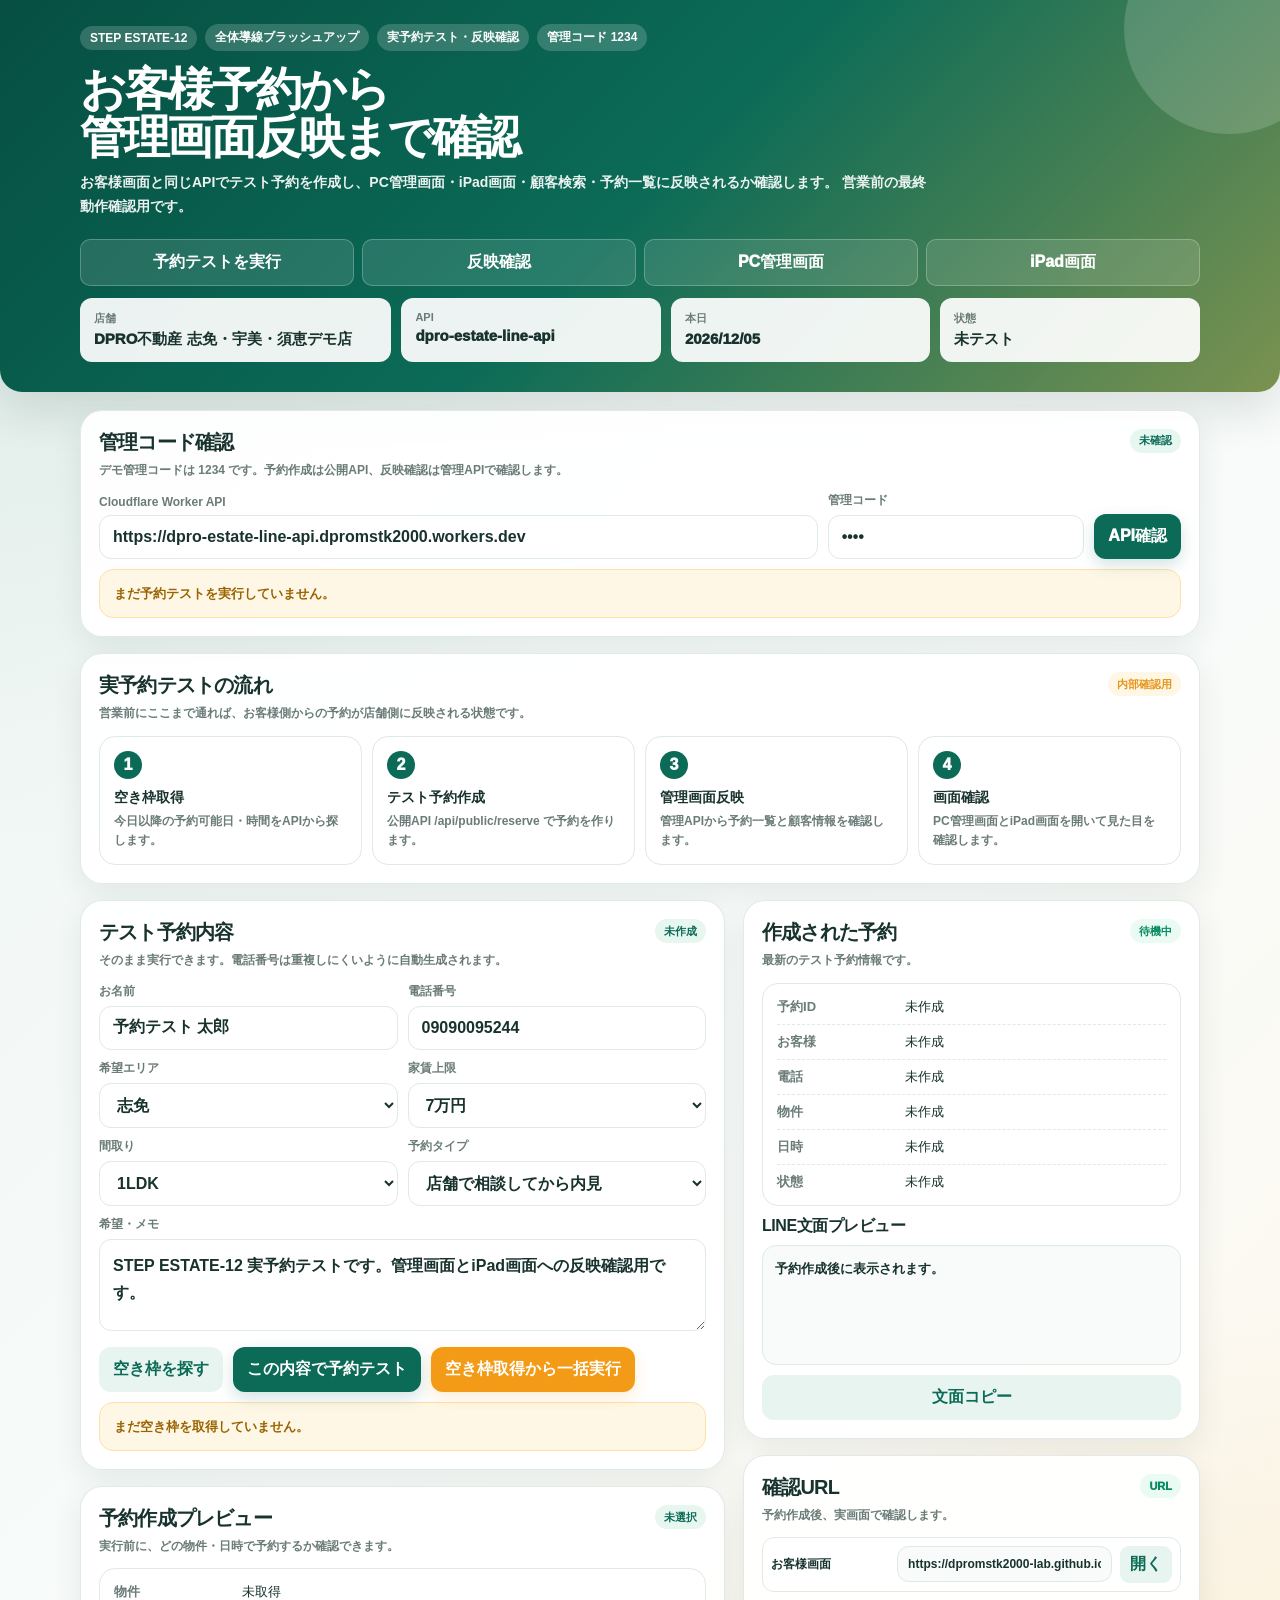
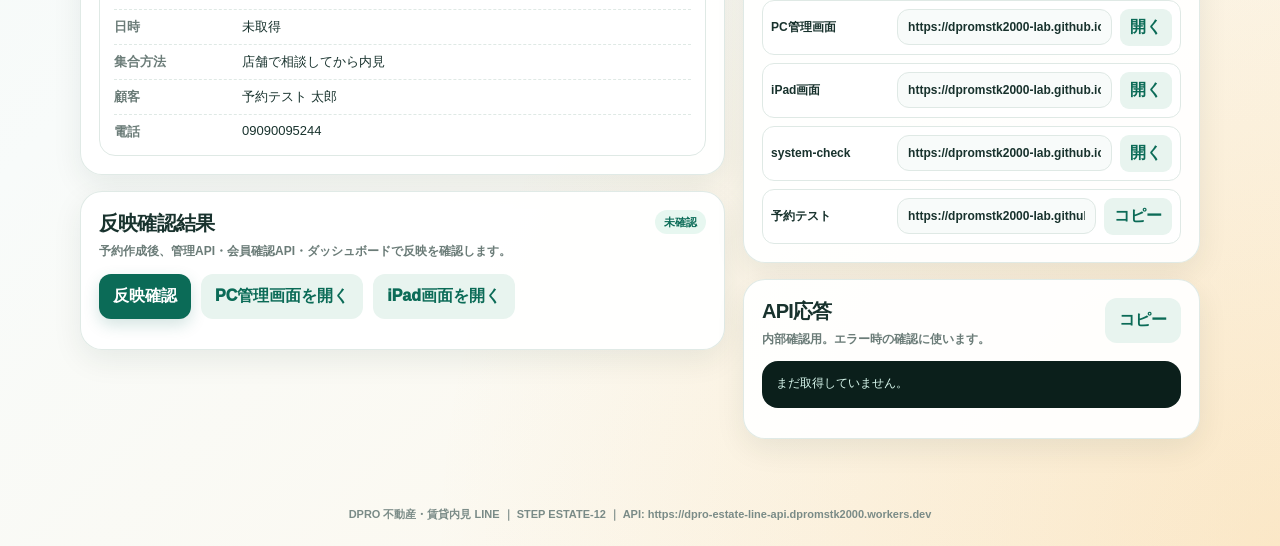
<file: reservation-test.html>
<!doctype html>
<html lang="ja">
<head>
  <meta charset="utf-8" />
  <meta name="viewport" content="width=device-width,initial-scale=1" />
  <title>STEP ESTATE-12｜実予約テスト｜DPRO 不動産・賃貸内見 LINE</title>
  <style>
    :root{
      --bg:#edf5f1;
      --bg2:#fff7e8;
      --main:#0b6b57;
      --main2:#064f42;
      --sub:#7b9250;
      --mint:#e7f7f0;
      --line:#dfe9e5;
      --text:#18322d;
      --muted:#6b7c78;
      --card:#ffffff;
      --danger:#d94b4b;
      --danger-bg:#fff0f0;
      --warn:#e5961a;
      --warn-bg:#fff7e5;
      --ok:#078b63;
      --ok-bg:#e9fbf2;
      --shadow:0 18px 45px rgba(17,45,38,.12);
      --radius:22px;
    }
    *{box-sizing:border-box}
    body{
      margin:0;
      font-family:-apple-system,BlinkMacSystemFont,"Segoe UI","Noto Sans JP","Hiragino Sans","Yu Gothic",sans-serif;
      color:var(--text);
      background:
        radial-gradient(circle at top left, rgba(11,107,87,.10), transparent 34%),
        radial-gradient(circle at bottom right, rgba(229,150,26,.16), transparent 34%),
        linear-gradient(135deg,var(--bg),#f8fbfa 52%,var(--bg2));
      min-height:100vh;
    }
    button,input,select,textarea{font:inherit}
    a{color:inherit}
    .hero{
      background:linear-gradient(135deg,var(--main2),var(--main),var(--sub));
      color:#fff;
      padding:24px 20px 30px;
      position:relative;
      overflow:hidden;
      border-bottom-left-radius:22px;
      border-bottom-right-radius:22px;
      box-shadow:var(--shadow);
    }
    .hero:after{
      content:"";
      position:absolute;
      right:-54px;
      top:-76px;
      width:210px;
      height:210px;
      border-radius:999px;
      background:rgba(255,255,255,.16);
    }
    .wrap{
      width:min(1120px,calc(100% - 28px));
      margin:0 auto;
      position:relative;
      z-index:1;
    }
    .badge-row{display:flex;gap:8px;flex-wrap:wrap;align-items:center}
    .badge{
      display:inline-flex;align-items:center;gap:6px;
      padding:5px 10px;
      border-radius:999px;
      background:rgba(255,255,255,.18);
      color:#fff;
      font-size:12px;
      font-weight:900;
      backdrop-filter:blur(8px);
    }
    .hero h1{
      margin:14px 0 8px;
      font-size:clamp(28px,4vw,46px);
      line-height:1.05;
      letter-spacing:-.05em;
    }
    .hero p{
      margin:0;
      max-width:860px;
      color:rgba(255,255,255,.92);
      font-weight:750;
      line-height:1.75;
      font-size:14px;
    }
    .hero-nav{
      margin-top:20px;
      display:grid;
      grid-template-columns:repeat(4,1fr);
      gap:8px;
    }
    .hero-nav a,.hero-nav button{
      border:1px solid rgba(255,255,255,.24);
      background:rgba(255,255,255,.12);
      color:#fff;
      border-radius:10px;
      padding:12px 10px;
      text-align:center;
      text-decoration:none;
      font-weight:950;
      cursor:pointer;
    }
    .summary-grid{
      margin-top:12px;
      display:grid;
      grid-template-columns:1.2fr 1fr 1fr 1fr;
      gap:10px;
    }
    .summary-card{
      background:rgba(255,255,255,.92);
      color:var(--text);
      border-radius:12px;
      padding:13px 14px;
      min-height:64px;
    }
    .summary-card .label{font-size:11px;color:var(--muted);font-weight:900}
    .summary-card .value{font-size:15px;font-weight:950;margin-top:4px;word-break:break-all}
    main.wrap{padding:18px 0 42px}
    .grid{
      display:grid;
      grid-template-columns:1.2fr .85fr;
      gap:18px;
      align-items:start;
    }
    .card{
      background:rgba(255,255,255,.93);
      border:1px solid rgba(223,233,229,.95);
      border-radius:var(--radius);
      box-shadow:0 10px 30px rgba(17,45,38,.08);
      padding:18px;
      margin-bottom:16px;
    }
    .card-head{
      display:flex;
      justify-content:space-between;
      gap:12px;
      align-items:flex-start;
      margin-bottom:12px;
    }
    h2{margin:0;font-size:20px;letter-spacing:-.04em}
    h3{margin:0;font-size:16px;letter-spacing:-.03em}
    .desc{
      color:var(--muted);
      font-size:12px;
      line-height:1.7;
      font-weight:750;
      margin-top:4px;
    }
    .pill{
      display:inline-flex;
      align-items:center;
      justify-content:center;
      min-height:24px;
      padding:4px 9px;
      border-radius:999px;
      font-size:11px;
      font-weight:950;
      background:var(--mint);
      color:var(--main);
      white-space:nowrap;
    }
    .pill.ok{background:var(--ok-bg);color:var(--ok)}
    .pill.ng{background:var(--danger-bg);color:var(--danger)}
    .pill.warn{background:var(--warn-bg);color:var(--warn)}
    .form-row{
      display:grid;
      grid-template-columns:1.4fr .5fr auto;
      gap:10px;
      align-items:end;
    }
    label{
      display:block;
      font-size:12px;
      color:var(--muted);
      font-weight:900;
      margin-bottom:6px;
    }
    input,select,textarea{
      width:100%;
      border:1px solid var(--line);
      background:#fff;
      border-radius:12px;
      padding:12px 13px;
      color:var(--text);
      outline:none;
      font-weight:800;
      min-height:44px;
    }
    input:focus,select:focus,textarea:focus{
      border-color:rgba(11,107,87,.45);
      box-shadow:0 0 0 4px rgba(11,107,87,.10);
    }
    textarea{resize:vertical;min-height:92px;line-height:1.7}
    .btn{
      border:0;
      border-radius:12px;
      background:var(--main);
      color:#fff;
      padding:12px 14px;
      min-height:44px;
      font-weight:950;
      cursor:pointer;
      box-shadow:0 6px 16px rgba(11,107,87,.18);
      white-space:nowrap;
    }
    .btn.secondary{background:#e8f4ef;color:var(--main);box-shadow:none}
    .btn.orange{background:#f39b16;box-shadow:0 6px 16px rgba(243,155,22,.18)}
    .btn.danger{background:#d94b4b;box-shadow:0 6px 16px rgba(217,75,75,.15)}
    .btn:disabled{opacity:.48;cursor:not-allowed;box-shadow:none}
    .alert{
      padding:13px 14px;
      border-radius:14px;
      font-size:13px;
      line-height:1.65;
      font-weight:850;
      margin:10px 0 0;
    }
    .alert.ok{background:var(--ok-bg);color:#0b6b57;border:1px solid #c8efdd}
    .alert.ng{background:var(--danger-bg);color:var(--danger);border:1px solid #ffd0d0}
    .alert.warn{background:var(--warn-bg);color:#9a6300;border:1px solid #ffe0a6}
    .step-row{
      display:grid;
      grid-template-columns:repeat(4,1fr);
      gap:10px;
    }
    .step-card{
      background:#fff;
      border:1px solid var(--line);
      border-radius:16px;
      padding:14px;
    }
    .num{
      width:28px;height:28px;border-radius:999px;background:var(--main);color:#fff;
      display:inline-flex;align-items:center;justify-content:center;
      font-weight:950;margin-bottom:10px;
    }
    .step-card b{display:block;font-size:14px;margin-bottom:5px}
    .step-card p{margin:0;font-size:12px;line-height:1.6;color:var(--muted);font-weight:750}
    .test-grid{
      display:grid;
      grid-template-columns:repeat(2,1fr);
      gap:10px;
    }
    .field2{
      display:grid;
      grid-template-columns:1fr 1fr;
      gap:10px;
    }
    .preview{
      border:1px solid var(--line);
      background:#fff;
      border-radius:16px;
      padding:14px;
      display:grid;
      gap:8px;
    }
    .preview-row{
      display:grid;
      grid-template-columns:120px 1fr;
      gap:8px;
      border-bottom:1px dashed var(--line);
      padding-bottom:8px;
      font-size:13px;
    }
    .preview-row:last-child{border-bottom:0;padding-bottom:0}
    .preview-row b{color:var(--muted)}
    .check-list{display:grid;gap:10px}
    .check-item{
      display:grid;
      grid-template-columns:auto 1fr auto;
      gap:12px;
      align-items:start;
      background:#fff;
      border:1px solid var(--line);
      border-radius:16px;
      padding:13px;
    }
    .mark{
      width:30px;height:30px;border-radius:999px;
      display:inline-flex;align-items:center;justify-content:center;
      font-weight:950;
      font-size:14px;
      background:#eef3f1;color:var(--muted);
    }
    .mark.ok{background:var(--ok-bg);color:var(--ok)}
    .mark.ng{background:var(--danger-bg);color:var(--danger)}
    .mark.warn{background:var(--warn-bg);color:var(--warn)}
    .check-title{font-weight:950;margin-top:2px}
    .check-detail{font-size:12px;color:var(--muted);font-weight:750;line-height:1.6;margin-top:3px;word-break:break-all}
    .url-list{display:grid;gap:8px}
    .url-row{
      display:grid;
      grid-template-columns:118px 1fr auto;
      gap:8px;
      align-items:center;
      border:1px solid var(--line);
      background:#fff;
      border-radius:12px;
      padding:8px;
    }
    .url-row b{font-size:12px}
    .url-row input{min-height:36px;padding:8px 10px;font-size:12px;background:#f8fbfa}
    .url-row button{
      border:0;background:#e8f4ef;color:var(--main);
      border-radius:9px;padding:8px 10px;font-weight:950;cursor:pointer;
    }
    .data-box{
      background:#0b1f1b;
      color:#d9f8ee;
      border-radius:16px;
      padding:14px;
      max-height:360px;
      overflow:auto;
      font-family:ui-monospace,SFMono-Regular,Menlo,Consolas,monospace;
      font-size:12px;
      line-height:1.55;
      white-space:pre-wrap;
      word-break:break-word;
    }
    .message-box{
      border:1px solid var(--line);
      background:#f8fbfa;
      border-radius:14px;
      padding:12px;
      white-space:pre-wrap;
      line-height:1.75;
      font-size:13px;
      font-weight:750;
      min-height:120px;
    }
    .sticky-side{position:sticky;top:14px}
    .footer{
      text-align:center;
      color:#7a8b87;
      font-size:11px;
      font-weight:800;
      padding:10px 0 24px;
    }
    @media (max-width:920px){
      .grid{grid-template-columns:1fr}
      .sticky-side{position:static}
      .summary-grid{grid-template-columns:repeat(2,1fr)}
      .form-row{grid-template-columns:1fr}
      .hero-nav{grid-template-columns:repeat(2,1fr)}
      .step-row{grid-template-columns:1fr}
      .test-grid{grid-template-columns:1fr}
      .field2{grid-template-columns:1fr}
      .url-row{grid-template-columns:1fr}
      .preview-row{grid-template-columns:1fr}
    }
  </style>
</head>
<body>
  <header class="hero">
    <div class="wrap">
      <div class="badge-row">
        <span class="badge">STEP ESTATE-12</span>
        <span class="badge">全体導線ブラッシュアップ</span>
        <span class="badge">実予約テスト・反映確認</span>
        <span class="badge">管理コード 1234</span>
      </div>
      <h1>お客様予約から<br>管理画面反映まで確認</h1>
      <p>
        お客様画面と同じAPIでテスト予約を作成し、PC管理画面・iPad画面・顧客検索・予約一覧に反映されるか確認します。
        営業前の最終動作確認用です。
      </p>
      <nav class="hero-nav" aria-label="page links">
        <button type="button" onclick="runFullTest()">予約テストを実行</button>
        <button type="button" onclick="checkReflection()">反映確認</button>
        <a href="owner.html?v=estate-12" target="_blank" rel="noopener">PC管理画面</a>
        <a href="owner-ipad.html?v=estate-12" target="_blank" rel="noopener">iPad画面</a>
      </nav>
      <div class="summary-grid">
        <div class="summary-card">
          <div class="label">店舗</div>
          <div class="value">DPRO不動産 志免・宇美・須恵デモ店</div>
        </div>
        <div class="summary-card">
          <div class="label">API</div>
          <div class="value">dpro-estate-line-api</div>
        </div>
        <div class="summary-card">
          <div class="label">本日</div>
          <div class="value" id="todayTop">確認中</div>
        </div>
        <div class="summary-card">
          <div class="label">状態</div>
          <div class="value" id="statusTop">未テスト</div>
        </div>
      </div>
    </div>
  </header>

  <main class="wrap">
    <section class="card">
      <div class="card-head">
        <div>
          <h2>管理コード確認</h2>
          <div class="desc">デモ管理コードは 1234 です。予約作成は公開API、反映確認は管理APIで確認します。</div>
        </div>
        <span class="pill" id="loginPill">未確認</span>
      </div>
      <div class="form-row">
        <div>
          <label>Cloudflare Worker API</label>
          <input id="apiBase" value="https://dpro-estate-line-api.dpromstk2000.workers.dev" />
        </div>
        <div>
          <label>管理コード</label>
          <input id="adminCode" value="1234" type="password" inputmode="numeric" />
        </div>
        <button class="btn" onclick="checkApi()">API確認</button>
      </div>
      <div id="mainMessage" class="alert warn">まだ予約テストを実行していません。</div>
    </section>

    <section class="card">
      <div class="card-head">
        <div>
          <h2>実予約テストの流れ</h2>
          <div class="desc">営業前にここまで通れば、お客様側からの予約が店舗側に反映される状態です。</div>
        </div>
        <span class="pill warn">内部確認用</span>
      </div>
      <div class="step-row">
        <div class="step-card">
          <span class="num">1</span>
          <b>空き枠取得</b>
          <p>今日以降の予約可能日・時間をAPIから探します。</p>
        </div>
        <div class="step-card">
          <span class="num">2</span>
          <b>テスト予約作成</b>
          <p>公開API /api/public/reserve で予約を作ります。</p>
        </div>
        <div class="step-card">
          <span class="num">3</span>
          <b>管理画面反映</b>
          <p>管理APIから予約一覧と顧客情報を確認します。</p>
        </div>
        <div class="step-card">
          <span class="num">4</span>
          <b>画面確認</b>
          <p>PC管理画面とiPad画面を開いて見た目を確認します。</p>
        </div>
      </div>
    </section>

    <div class="grid">
      <div>
        <section class="card">
          <div class="card-head">
            <div>
              <h2>テスト予約内容</h2>
              <div class="desc">そのまま実行できます。電話番号は重複しにくいように自動生成されます。</div>
            </div>
            <span class="pill" id="testPill">未作成</span>
          </div>

          <div class="test-grid">
            <div>
              <label>お名前</label>
              <input id="customerName" value="予約テスト 太郎" />
            </div>
            <div>
              <label>電話番号</label>
              <input id="phone" value="" />
            </div>
            <div>
              <label>希望エリア</label>
              <select id="desiredArea">
                <option value="志免">志免</option>
                <option value="宇美">宇美</option>
                <option value="須恵">須恵</option>
              </select>
            </div>
            <div>
              <label>家賃上限</label>
              <select id="maxRent">
                <option value="70000">7万円</option>
                <option value="60000">6万円</option>
                <option value="80000">8万円</option>
              </select>
            </div>
            <div>
              <label>間取り</label>
              <select id="floorPlan">
                <option value="1LDK">1LDK</option>
                <option value="2LDK">2LDK</option>
                <option value="2DK">2DK</option>
                <option value="1K">1K</option>
              </select>
            </div>
            <div>
              <label>予約タイプ</label>
              <select id="reservationType">
                <option value="店舗で相談してから内見">店舗で相談してから内見</option>
                <option value="現地集合で内見">現地集合で内見</option>
                <option value="オンライン相談">オンライン相談</option>
                <option value="電話相談希望">電話相談希望</option>
              </select>
            </div>
          </div>

          <div style="height:10px"></div>
          <label>希望・メモ</label>
          <textarea id="customerNote">STEP ESTATE-12 実予約テストです。管理画面とiPad画面への反映確認用です。</textarea>

          <div style="display:flex;gap:10px;flex-wrap:wrap;margin-top:12px">
            <button class="btn secondary" onclick="findTestSlot()">空き枠を探す</button>
            <button class="btn" onclick="createTestReservation()">この内容で予約テスト</button>
            <button class="btn orange" onclick="runFullTest()">空き枠取得から一括実行</button>
          </div>

          <div id="testMessage" class="alert warn">まだ空き枠を取得していません。</div>
        </section>

        <section class="card">
          <div class="card-head">
            <div>
              <h2>予約作成プレビュー</h2>
              <div class="desc">実行前に、どの物件・日時で予約するか確認できます。</div>
            </div>
            <span class="pill" id="slotPill">未選択</span>
          </div>
          <div class="preview" id="reservationPreview">
            <div class="preview-row"><b>物件</b><span id="previewProperty">未取得</span></div>
            <div class="preview-row"><b>日時</b><span id="previewDateTime">未取得</span></div>
            <div class="preview-row"><b>集合方法</b><span id="previewMeeting">店舗で相談してから内見</span></div>
            <div class="preview-row"><b>顧客</b><span id="previewCustomer">未入力</span></div>
            <div class="preview-row"><b>電話</b><span id="previewPhone">未入力</span></div>
          </div>
        </section>

        <section class="card">
          <div class="card-head">
            <div>
              <h2>反映確認結果</h2>
              <div class="desc">予約作成後、管理API・会員確認API・ダッシュボードで反映を確認します。</div>
            </div>
            <span class="pill" id="reflectPill">未確認</span>
          </div>
          <div style="display:flex;gap:10px;flex-wrap:wrap;margin-bottom:12px">
            <button class="btn" onclick="checkReflection()">反映確認</button>
            <button class="btn secondary" onclick="openOwner()">PC管理画面を開く</button>
            <button class="btn secondary" onclick="openIpad()">iPad画面を開く</button>
          </div>
          <div id="reflectList" class="check-list"></div>
        </section>
      </div>

      <aside class="sticky-side">
        <section class="card">
          <div class="card-head">
            <div>
              <h2>作成された予約</h2>
              <div class="desc">最新のテスト予約情報です。</div>
            </div>
            <span class="pill ok" id="createdPill">待機中</span>
          </div>
          <div class="preview">
            <div class="preview-row"><b>予約ID</b><span id="createdId">未作成</span></div>
            <div class="preview-row"><b>お客様</b><span id="createdCustomer">未作成</span></div>
            <div class="preview-row"><b>電話</b><span id="createdPhone">未作成</span></div>
            <div class="preview-row"><b>物件</b><span id="createdProperty">未作成</span></div>
            <div class="preview-row"><b>日時</b><span id="createdDateTime">未作成</span></div>
            <div class="preview-row"><b>状態</b><span id="createdStatus">未作成</span></div>
          </div>
          <div style="height:10px"></div>
          <h3>LINE文面プレビュー</h3>
          <div style="height:8px"></div>
          <div id="linePreview" class="message-box">予約作成後に表示されます。</div>
          <div style="height:10px"></div>
          <button class="btn secondary" style="width:100%" onclick="copyLinePreview()">文面コピー</button>
        </section>

        <section class="card">
          <div class="card-head">
            <div>
              <h2>確認URL</h2>
              <div class="desc">予約作成後、実画面で確認します。</div>
            </div>
            <span class="pill ok">URL</span>
          </div>
          <div class="url-list">
            <div class="url-row">
              <b>お客様画面</b>
              <input value="https://dpromstk2000-lab.github.io/dpro-estate-line-liff/index.html?v=estate-12" readonly />
              <button onclick="openUrl(this)">開く</button>
            </div>
            <div class="url-row">
              <b>PC管理画面</b>
              <input value="https://dpromstk2000-lab.github.io/dpro-estate-line-liff/owner.html?v=estate-12" readonly />
              <button onclick="openUrl(this)">開く</button>
            </div>
            <div class="url-row">
              <b>iPad画面</b>
              <input value="https://dpromstk2000-lab.github.io/dpro-estate-line-liff/owner-ipad.html?v=estate-12" readonly />
              <button onclick="openUrl(this)">開く</button>
            </div>
            <div class="url-row">
              <b>system-check</b>
              <input value="https://dpromstk2000-lab.github.io/dpro-estate-line-liff/system-check.html?v=estate-12" readonly />
              <button onclick="openUrl(this)">開く</button>
            </div>
            <div class="url-row">
              <b>予約テスト</b>
              <input value="https://dpromstk2000-lab.github.io/dpro-estate-line-liff/reservation-test.html?v=estate-12" readonly />
              <button onclick="copyUrl(this)">コピー</button>
            </div>
          </div>
        </section>

        <section class="card">
          <div class="card-head">
            <div>
              <h2>API応答</h2>
              <div class="desc">内部確認用。エラー時の確認に使います。</div>
            </div>
            <button class="btn secondary" onclick="copyRaw()">コピー</button>
          </div>
          <pre id="rawBox" class="data-box">まだ取得していません。</pre>
        </section>
      </aside>
    </div>
  </main>

  <footer class="footer">
    DPRO 不動産・賃貸内見 LINE ｜ STEP ESTATE-12 ｜ API: https://dpro-estate-line-api.dpromstk2000.workers.dev
  </footer>

<script>
const DEFAULT_API_BASE = "https://dpro-estate-line-api.dpromstk2000.workers.dev";
const OWNER_URL = "https://dpromstk2000-lab.github.io/dpro-estate-line-liff/owner.html?v=estate-12";
const IPAD_URL = "https://dpromstk2000-lab.github.io/dpro-estate-line-liff/owner-ipad.html?v=estate-12";

let selectedProperty = null;
let selectedSlot = null;
let createdReservation = null;
let createdCustomer = null;
let lastRaw = {};

const $ = (id)=>document.getElementById(id);

function apiBase(){
  return ($("apiBase").value || DEFAULT_API_BASE).replace(/\/+$/,"");
}
function adminCode(){
  return $("adminCode").value || "1234";
}
function setMessage(id, type, text){
  const el = $(id);
  el.className = "alert " + type;
  el.textContent = text;
}
function setPill(id, type, text){
  const el = $(id);
  el.className = "pill " + (type || "");
  el.textContent = text;
}
function escapeHtml(s){
  return String(s ?? "").replace(/[&<>"']/g, c => ({
    "&":"&amp;","<":"&lt;",">":"&gt;",'"':"&quot;","'":"&#39;"
  }[c]));
}
function tokyoParts(date = new Date()){
  return new Intl.DateTimeFormat("ja-JP", {
    timeZone:"Asia/Tokyo",
    year:"numeric",
    month:"2-digit",
    day:"2-digit"
  }).formatToParts(date).reduce((a,p)=>{a[p.type]=p.value;return a;},{});
}
function tokyoYmd(date = new Date()){
  const p = tokyoParts(date);
  return `${p.year}-${p.month}-${p.day}`;
}
function tokyoDisplay(date = new Date()){
  const p = tokyoParts(date);
  return `${p.year}/${p.month}/${p.day}`;
}
function addDaysYmd(baseYmd, days){
  const [y,m,d] = baseYmd.split("-").map(Number);
  const dt = new Date(Date.UTC(y, m - 1, d + days, 12, 0, 0));
  const yy = dt.getUTCFullYear();
  const mm = String(dt.getUTCMonth()+1).padStart(2,"0");
  const dd = String(dt.getUTCDate()).padStart(2,"0");
  return `${yy}-${mm}-${dd}`;
}
function generatePhone(){
  const now = new Date();
  const mm = String(now.getMinutes()).padStart(2,"0");
  const ss = String(now.getSeconds()).padStart(2,"0");
  const ms = String(now.getMilliseconds()).padStart(3,"0");
  return `09090${mm}${ss}${ms.slice(0,2)}`.slice(0,11);
}
async function getJson(path){
  const url = path.startsWith("http") ? path : apiBase() + path;
  const res = await fetch(url, { method:"GET", cache:"no-store" });
  let data = null;
  try{ data = await res.json(); }catch(e){ data = { ok:false, error:"JSONとして読めません", status:res.status }; }
  if(!res.ok){
    const msg = data && (data.error || data.message) ? (data.error || data.message) : `HTTP ${res.status}`;
    throw new Error(msg);
  }
  return data;
}
async function postJson(path, body){
  const res = await fetch(apiBase() + path, {
    method:"POST",
    headers:{"Content-Type":"application/json"},
    body:JSON.stringify(body || {})
  });
  let data = null;
  try{ data = await res.json(); }catch(e){ data = { ok:false, error:"JSONとして読めません", status:res.status }; }
  if(!res.ok){
    const msg = data && (data.error || data.message) ? (data.error || data.message) : `HTTP ${res.status}`;
    throw new Error(msg);
  }
  return data;
}

function checkItem(name, ok, detail, warn=false){
  const markClass = ok ? "ok" : (warn ? "warn" : "ng");
  const markText = ok ? "✓" : (warn ? "!" : "×");
  const pillClass = ok ? "ok" : (warn ? "warn" : "ng");
  const pillText = ok ? "OK" : (warn ? "確認" : "NG");
  return `
    <div class="check-item">
      <span class="mark ${markClass}">${markText}</span>
      <div>
        <div class="check-title">${escapeHtml(name)}</div>
        <div class="check-detail">${escapeHtml(detail || "")}</div>
      </div>
      <span class="pill ${pillClass}">${pillText}</span>
    </div>
  `;
}

async function checkApi(){
  setPill("loginPill","warn","確認中");
  setMessage("mainMessage","warn","API確認中です。");
  try{
    const health = await getJson("/api/health");
    const sys = await getJson(`/api/admin/system-check?admin_code=${encodeURIComponent(adminCode())}`);
    lastRaw.health = health;
    lastRaw.system_check = sys;
    $("rawBox").textContent = JSON.stringify(lastRaw, null, 2);
    if(health.ok && health.db_ok && sys.ok){
      setPill("loginPill","ok","確認OK");
      setMessage("mainMessage","ok","API・DB・管理コード確認OKです。予約テストを実行できます。");
      $("statusTop").textContent = "API OK";
    }else{
      throw new Error("APIまたはDBの確認がOKではありません。");
    }
  }catch(e){
    setPill("loginPill","ng","要確認");
    setMessage("mainMessage","ng","API確認エラー：" + e.message);
    $("statusTop").textContent = "要確認";
  }
}

async function loadProperties(){
  const area = $("desiredArea").value;
  const data = await getJson(`/api/public/properties?area=${encodeURIComponent(area)}&limit=20`);
  const properties = Array.isArray(data.properties) ? data.properties : [];
  const found = properties.find(p => p.property_status === "募集中" && p.viewing_available !== false) || properties[0];
  if(!found) throw new Error(`${area}エリアの公開物件が取得できませんでした。`);
  selectedProperty = found;
  lastRaw.public_properties = data;
  updatePreview();
  return found;
}

async function findAvailableSlot(){
  const today = tokyoYmd();
  for(let i=1; i<=14; i++){
    const date = addDaysYmd(today, i);
    const data = await getJson(`/api/public/available-slots?date=${encodeURIComponent(date)}`);
    const slot = Array.isArray(data.slots) ? data.slots.find(s => s.available) : null;
    lastRaw[`slots_${date}`] = data;
    if(slot){
      selectedSlot = { date, time: slot.time, raw: slot };
      updatePreview();
      return selectedSlot;
    }
  }
  throw new Error("14日以内に予約可能枠が見つかりませんでした。店舗設定または既存予約を確認してください。");
}

async function findTestSlot(){
  setMessage("testMessage","warn","物件と空き枠を取得中です。");
  setPill("slotPill","warn","取得中");
  try{
    await loadProperties();
    await findAvailableSlot();
    $("rawBox").textContent = JSON.stringify(lastRaw, null, 2);
    setPill("slotPill","ok","選択OK");
    setMessage("testMessage","ok",`予約可能枠を取得しました。${selectedSlot.date} ${selectedSlot.time} / ${selectedProperty.property_name}`);
  }catch(e){
    setPill("slotPill","ng","要確認");
    setMessage("testMessage","ng","空き枠取得エラー：" + e.message);
  }
}

function updatePreview(){
  const name = $("customerName").value || "未入力";
  const phone = $("phone").value || "未入力";
  $("previewProperty").textContent = selectedProperty
    ? `${selectedProperty.property_name}（${selectedProperty.area_name} / ${selectedProperty.rent_amount ? Math.round(selectedProperty.rent_amount/10000*10)/10 + "万円" : "-"} / ${selectedProperty.floor_plan || "-"}）`
    : "未取得";
  $("previewDateTime").textContent = selectedSlot ? `${selectedSlot.date} ${selectedSlot.time}` : "未取得";
  $("previewMeeting").textContent = $("reservationType").value;
  $("previewCustomer").textContent = name;
  $("previewPhone").textContent = phone;
}

function buildReservationPayload(){
  if(!selectedProperty) throw new Error("物件が未取得です。先に空き枠を探してください。");
  if(!selectedSlot) throw new Error("予約枠が未取得です。先に空き枠を探してください。");
  const area = $("desiredArea").value;
  return {
    customer_name: $("customerName").value || "予約テスト 太郎",
    phone: $("phone").value || generatePhone(),
    contact_method: "LINE",
    line_display_name: "予約テスト LINE名",
    desired_areas: [area],
    max_rent: Number($("maxRent").value || 70000),
    floor_plans: [$("floorPlan").value],
    move_in_timing: "未定・相談したい",
    parking_required: true,
    pet_required: false,
    two_people: false,
    low_initial_cost: true,
    near_station: false,
    workplace_or_school: "営業デモテスト",
    other_request: "STEP ESTATE-12 実予約テストから作成",
    property_id: selectedProperty.id,
    reservation_date: selectedSlot.date,
    reservation_time: selectedSlot.time,
    reservation_type: "内見予約",
    meeting_type: $("reservationType").value,
    meeting_place: $("reservationType").value.includes("現地")
      ? `${selectedProperty.property_name} 現地前`
      : "DPRO不動産 志免・宇美・須恵デモ店",
    customer_note: $("customerNote").value || "STEP ESTATE-12 実予約テスト"
  };
}

async function createTestReservation(){
  setPill("testPill","warn","作成中");
  setMessage("testMessage","warn","テスト予約を作成中です。");
  try{
    if(!$("phone").value) $("phone").value = generatePhone();
    if(!selectedProperty || !selectedSlot){
      await loadProperties();
      await findAvailableSlot();
    }
    updatePreview();
    const payload = buildReservationPayload();
    const data = await postJson("/api/public/reserve", payload);
    lastRaw.reserve_result = data;
    $("rawBox").textContent = JSON.stringify(lastRaw, null, 2);

    if(!data.ok) throw new Error(data.error || "予約作成に失敗しました。");

    createdReservation = data.reservation || null;
    createdCustomer = data.customer || null;
    setCreatedReservation(data);
    setPill("testPill","ok","作成OK");
    setMessage("testMessage","ok","テスト予約を作成しました。続けて反映確認を実行してください。");
    $("statusTop").textContent = "予約作成OK";
    setTimeout(checkReflection, 500);
    return data;
  }catch(e){
    setPill("testPill","ng","作成NG");
    setMessage("testMessage","ng","予約作成エラー：" + e.message);
    $("statusTop").textContent = "予約作成NG";
    throw e;
  }
}

function normalizeLineMessage(value){
  if(value === null || typeof value === "undefined") return "";
  if(typeof value === "string") return value;
  if(Array.isArray(value)){
    return value.map(normalizeLineMessage).filter(Boolean).join("\n");
  }
  if(typeof value === "object"){
    const keys = [
      "text",
      "message",
      "body",
      "content",
      "preview",
      "line_message",
      "line_message_text",
      "reservation_message",
      "copy_text"
    ];
    for(const key of keys){
      if(typeof value[key] !== "undefined"){
        const normalized = normalizeLineMessage(value[key]);
        if(normalized) return normalized;
      }
    }
    if(value.title || value.subject || value.template_name){
      const parts = [];
      if(value.title) parts.push(value.title);
      if(value.subject) parts.push(value.subject);
      if(value.template_name) parts.push(value.template_name);
      if(value.body) parts.push(normalizeLineMessage(value.body));
      if(value.text) parts.push(normalizeLineMessage(value.text));
      return parts.filter(Boolean).join("\n");
    }
    return JSON.stringify(value, null, 2);
  }
  return String(value);
}

function buildFallbackLineMessage(data){
  const reservation = data.reservation || {};
  const customer = data.customer || {};
  const property = data.property || selectedProperty || {};
  const customerName = customer.customer_name || $("customerName").value || "お客様";
  const propertyName = property.property_name || selectedProperty?.property_name || "ご希望物件";
  const date = reservation.reservation_date || selectedSlot?.date || "-";
  const time = String(reservation.reservation_time || selectedSlot?.time || "-").slice(0,5);
  const meeting = reservation.meeting_type || $("reservationType").value || "店舗で相談してから内見";
  const place = reservation.meeting_place || (meeting.includes("現地") ? `${propertyName} 現地前` : "DPRO不動産 志免・宇美・須恵デモ店");
  return `${customerName}様

DPRO不動産です。
内見予約を受け付けました。

日時：${date} ${time}
物件：${propertyName}
集合方法：${meeting}
集合場所：${place}

変更やキャンセルがある場合は、お早めにLINEでお知らせください。
当日はお気をつけてお越しください。`;
}

function setCreatedReservation(data){
  const reservation = data.reservation || {};
  const customer = data.customer || {};
  const property = data.property || selectedProperty || {};
  $("createdId").textContent = reservation.id || "未取得";
  $("createdCustomer").textContent = customer.customer_name || $("customerName").value || "未取得";
  $("createdPhone").textContent = customer.phone || $("phone").value || "未取得";
  $("createdProperty").textContent = property.property_name || "希望条件相談";
  $("createdDateTime").textContent = `${reservation.reservation_date || selectedSlot?.date || "-"} ${String(reservation.reservation_time || selectedSlot?.time || "-").slice(0,5)}`;
  $("createdStatus").textContent = reservation.status || "未取得";
  const lineText = normalizeLineMessage(data.line_message_preview || data.line_message || data.message_preview || data.message);
  $("linePreview").textContent = lineText || buildFallbackLineMessage(data);
  setPill("createdPill","ok","作成済み");
}

async function runFullTest(){
  setMessage("mainMessage","warn","STEP ESTATE-12 実予約テストを実行中です。");
  try{
    await checkApi();
    await findTestSlot();
    await createTestReservation();
    await checkReflection();
    setMessage("mainMessage","ok","実予約テスト・管理画面反映確認OKです。PC管理画面とiPad画面を開いて見た目も確認してください。");
    $("statusTop").textContent = "反映OK";
  }catch(e){
    setMessage("mainMessage","ng","STEP ESTATE-12 テストエラー：" + e.message);
    $("statusTop").textContent = "要確認";
  }
}

async function checkReflection(){
  setPill("reflectPill","warn","確認中");
  const checks = [];
  try{
    const phone = (createdCustomer && createdCustomer.phone) || $("phone").value;
    const reservationId = createdReservation && createdReservation.id;
    if(!phone && !reservationId) throw new Error("確認対象の予約がありません。先に予約テストを実行してください。");

    const dashboard = await getJson(`/api/admin/dashboard?admin_code=${encodeURIComponent(adminCode())}`);
    const reservationsData = await getJson(`/api/admin/reservations?admin_code=${encodeURIComponent(adminCode())}&from=${encodeURIComponent(tokyoYmd())}&limit=200`);
    const memberData = phone ? await getJson(`/api/public/member?phone=${encodeURIComponent(phone)}`) : null;

    lastRaw.admin_dashboard = dashboard;
    lastRaw.admin_reservations = reservationsData;
    lastRaw.public_member = memberData;
    $("rawBox").textContent = JSON.stringify(lastRaw, null, 2);

    const reservations = Array.isArray(reservationsData.reservations) ? reservationsData.reservations : [];
    const foundById = reservationId ? reservations.find(r => r.id === reservationId) : null;
    const foundByPhone = phone ? reservations.find(r => r.customer && String(r.customer.phone) === String(phone)) : null;
    const foundReservation = foundById || foundByPhone;

    checks.push(checkItem(
      "管理API 予約一覧",
      !!foundReservation,
      foundReservation
        ? `${foundReservation.reservation_date} ${String(foundReservation.reservation_time || "").slice(0,5)} / ${foundReservation.customer?.customer_name || ""} / ${foundReservation.property?.property_name || ""}`
        : "予約一覧に対象予約が見つかりません。"
    ));

    const memberFound = !!(memberData && memberData.found && memberData.customer);
    checks.push(checkItem(
      "お客様予約確認API",
      memberFound,
      memberFound
        ? `${memberData.customer.customer_name} / 予約 ${Array.isArray(memberData.reservations) ? memberData.reservations.length : 0}件`
        : "電話番号で会員・予約が見つかりません。"
    ));

    const dashboardHasCount = dashboard && dashboard.ok && dashboard.counts;
    checks.push(checkItem(
      "管理ダッシュボードAPI",
      !!dashboardHasCount,
      dashboardHasCount
        ? `本日 ${dashboard.counts.today_reservations}件 / 明日 ${dashboard.counts.tomorrow_reservations}件 / 追客 ${dashboard.counts.due_followups}件`
        : "ダッシュボードデータが取得できません。"
    ));

    const lineMessageOk = $("linePreview").textContent && !$("linePreview").textContent.includes("予約作成後");
    checks.push(checkItem(
      "LINE文面プレビュー",
      !!lineMessageOk,
      lineMessageOk ? "予約受付文面が作成されています。" : "文面プレビューがありません。"
    ));

    const allOk = checks.every(html => html.includes("OK</span>"));
    $("reflectList").innerHTML = checks.join("");
    setPill("reflectPill", allOk ? "ok" : "ng", allOk ? "反映OK" : "要確認");
    $("statusTop").textContent = allOk ? "反映OK" : "要確認";
    if(allOk){
      setMessage("mainMessage","ok","予約作成と管理画面反映確認OKです。PC管理画面・iPad画面を開いて、実画面でも確認してください。");
    }else{
      setMessage("mainMessage","ng","一部の反映確認が通っていません。API応答を確認してください。");
    }
  }catch(e){
    checks.push(checkItem("反映確認エラー", false, e.message));
    $("reflectList").innerHTML = checks.join("");
    setPill("reflectPill","ng","要確認");
    setMessage("mainMessage","ng","反映確認エラー：" + e.message);
  }
}

function openOwner(){ window.open(OWNER_URL, "_blank", "noopener"); }
function openIpad(){ window.open(IPAD_URL, "_blank", "noopener"); }
function openUrl(btn){
  const input = btn.parentElement.querySelector("input");
  if(input && input.value) window.open(input.value, "_blank", "noopener");
}
async function copyUrl(btn){
  const input = btn.parentElement.querySelector("input");
  if(!input) return;
  await navigator.clipboard.writeText(input.value);
  btn.textContent = "コピー済";
  setTimeout(()=>btn.textContent="コピー", 1200);
}
async function copyRaw(){
  const text = $("rawBox").textContent || "";
  await navigator.clipboard.writeText(text);
  alert("API応答をコピーしました。");
}
async function copyLinePreview(){
  const text = $("linePreview").textContent || "";
  await navigator.clipboard.writeText(text);
  alert("LINE文面をコピーしました。");
}

document.addEventListener("DOMContentLoaded", ()=>{
  $("todayTop").textContent = tokyoDisplay();
  $("phone").value = generatePhone();
  ["customerName","phone","desiredArea","maxRent","floorPlan","reservationType"].forEach(id=>{
    $(id).addEventListener("input", updatePreview);
    $(id).addEventListener("change", updatePreview);
  });
  updatePreview();
});
</script>
</body>
</html>
</file>
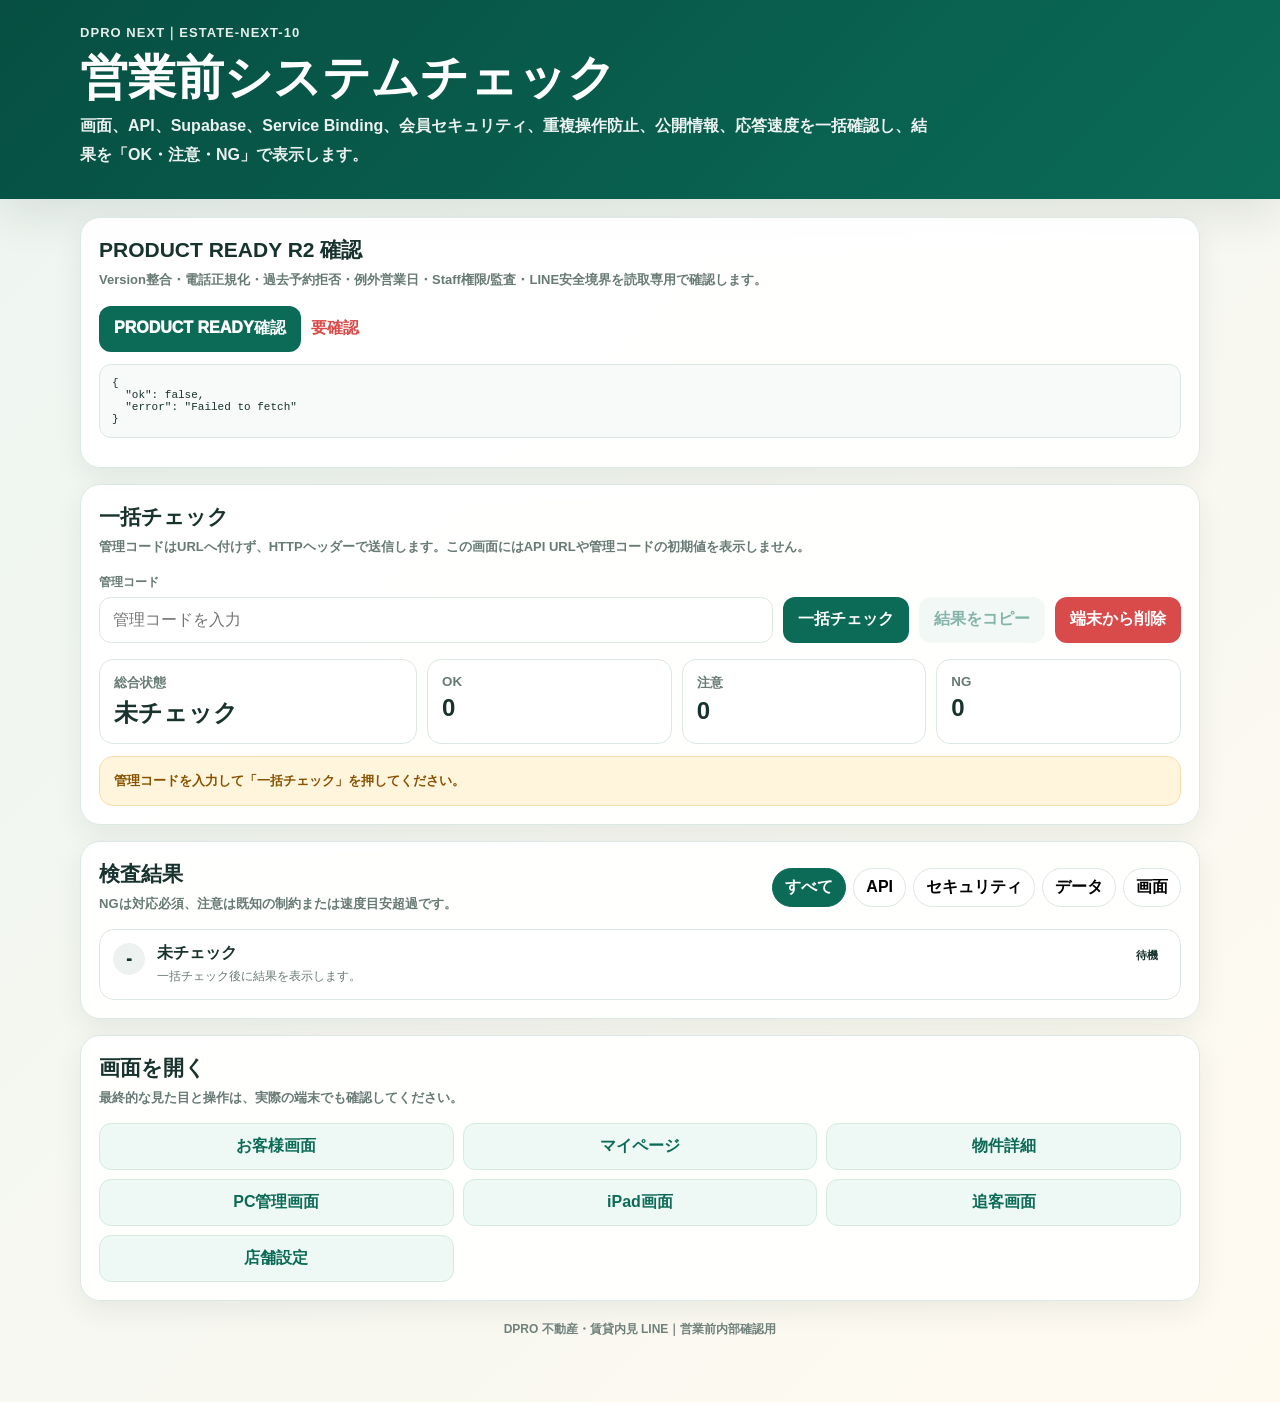
<file: system-check.html>
<!doctype html>
<html lang="ja">
<head>
  <meta charset="utf-8">
  <meta name="viewport" content="width=device-width,initial-scale=1,viewport-fit=cover">
  <meta name="robots" content="noindex,nofollow,noarchive">
  <title>DPRO 不動産 LINE｜営業前システムチェック</title>
  <style>
    :root{--bg:#edf5f1;--card:#fff;--main:#0b6b57;--main2:#064f42;--text:#18322d;--muted:#687a75;--line:#dce8e4;--ok:#078b63;--warn:#c87800;--ng:#d94b4b;--shadow:0 16px 42px rgba(17,45,38,.10)}
    *{box-sizing:border-box} body{margin:0;background:linear-gradient(135deg,#edf5f1,#fffaf0);color:var(--text);font-family:-apple-system,BlinkMacSystemFont,"Segoe UI","Noto Sans JP","Yu Gothic",sans-serif;min-height:100vh} button,input{font:inherit}
    .hero{background:linear-gradient(135deg,var(--main2),var(--main));color:#fff;padding:24px 18px 30px;box-shadow:var(--shadow)} .wrap{width:min(1120px,calc(100% - 28px));margin:auto}.eyebrow{font-size:13px;font-weight:900;letter-spacing:.08em;opacity:.9}.hero h1{font-size:clamp(28px,5vw,48px);line-height:1.08;margin:10px 0 8px}.hero p{margin:0;line-height:1.8;font-weight:700;opacity:.92;max-width:850px}
    main{padding:18px 0 40px}.card{background:rgba(255,255,255,.96);border:1px solid var(--line);border-radius:20px;padding:18px;box-shadow:0 10px 28px rgba(17,45,38,.07);margin-bottom:16px}.card h2{margin:0;font-size:21px}.desc{font-size:13px;line-height:1.7;color:var(--muted);font-weight:700;margin-top:5px}
    .controls{display:grid;grid-template-columns:1fr auto auto auto;gap:10px;align-items:end;margin-top:16px}.field label{display:block;font-size:12px;font-weight:900;color:var(--muted);margin-bottom:6px}.field input{width:100%;min-height:46px;border:1px solid var(--line);border-radius:12px;padding:11px 13px;outline:none}.field input:focus{border-color:var(--main);box-shadow:0 0 0 4px rgba(11,107,87,.10)}
    .btn{border:0;border-radius:12px;min-height:46px;padding:11px 15px;font-weight:950;cursor:pointer;background:var(--main);color:#fff}.btn.secondary{background:#e6f2ee;color:var(--main)}.btn.warn{background:#ef9a16}.btn.danger{background:#d94b4b}.btn:disabled{opacity:.5;cursor:not-allowed}.hidden{display:none!important}
    .summary{display:grid;grid-template-columns:1.3fr repeat(3,1fr);gap:10px;margin-top:16px}.stat{border:1px solid var(--line);border-radius:14px;padding:14px;background:#fff}.stat small{display:block;color:var(--muted);font-weight:850}.stat strong{display:block;margin-top:5px;font-size:24px}.status{font-weight:950}.status.ok{color:var(--ok)}.status.attention{color:var(--warn)}.status.ng{color:var(--ng)}
    .toolbar{display:flex;gap:8px;flex-wrap:wrap;justify-content:space-between;align-items:center}.filters{display:flex;gap:7px;flex-wrap:wrap}.chip{border:1px solid var(--line);background:#fff;border-radius:999px;padding:8px 12px;font-weight:900;cursor:pointer}.chip.active{background:var(--main);color:#fff;border-color:var(--main)}
    .checks{display:grid;gap:10px;margin-top:14px}.check{display:grid;grid-template-columns:auto 1fr auto;gap:12px;align-items:start;border:1px solid var(--line);border-radius:15px;padding:13px;background:#fff}.mark{width:32px;height:32px;border-radius:999px;display:grid;place-items:center;font-weight:950;background:#edf2f0}.mark.ok{background:#e6f8ef;color:var(--ok)}.mark.attention{background:#fff4dc;color:var(--warn)}.mark.ng{background:#fff0f0;color:var(--ng)}.check-title{font-weight:950}.check-meta{font-size:12px;color:var(--muted);line-height:1.6;margin-top:3px;word-break:break-word}.pill{border-radius:999px;padding:5px 9px;font-size:11px;font-weight:950;white-space:nowrap}.pill.ok{background:#e6f8ef;color:var(--ok)}.pill.attention{background:#fff4dc;color:var(--warn)}.pill.ng{background:#fff0f0;color:var(--ng)}
    .notice{border-radius:14px;padding:13px 14px;font-size:13px;line-height:1.7;font-weight:800;margin-top:12px;background:#fff4dc;color:#885200;border:1px solid #f6ddb0}.links{display:grid;grid-template-columns:repeat(3,1fr);gap:9px;margin-top:14px}.link{display:block;text-decoration:none;color:var(--main);background:#eef8f4;border:1px solid #d4ebe2;border-radius:12px;padding:12px;font-weight:900;text-align:center}.footer{text-align:center;color:#70817c;font-size:12px;font-weight:750;padding:4px 0 24px}
    @media(max-width:820px){.controls{grid-template-columns:1fr 1fr}.field{grid-column:1/-1}.summary{grid-template-columns:repeat(2,1fr)}.links{grid-template-columns:1fr 1fr}} @media(max-width:520px){.controls{grid-template-columns:1fr}.summary{grid-template-columns:1fr 1fr}.check{grid-template-columns:auto 1fr}.check .pill{grid-column:2}.links{grid-template-columns:1fr}}
  </style>
</head>
<body>
  <header class="hero">
    <div class="wrap">
      <div class="eyebrow">DPRO NEXT｜ESTATE-NEXT-10</div>
      <h1>営業前システムチェック</h1>
      <p>画面、API、Supabase、Service Binding、会員セキュリティ、重複操作防止、公開情報、応答速度を一括確認し、結果を「OK・注意・NG」で表示します。</p>
    </div>
  </header>

  <main class="wrap">
    <section class="card">
      <h2>一括チェック</h2>
      <div class="desc">管理コードはURLへ付けず、HTTPヘッダーで送信します。この画面にはAPI URLや管理コードの初期値を表示しません。</div>
      <div class="controls">
        <div class="field">
          <label for="adminCode">管理コード</label>
          <input id="adminCode" type="password" inputmode="numeric" autocomplete="current-password" placeholder="管理コードを入力">
        </div>
        <button id="runButton" class="btn" type="button">一括チェック</button>
        <button id="copyButton" class="btn secondary" type="button" disabled>結果をコピー</button>
        <button id="clearButton" class="btn danger" type="button">端末から削除</button>
        <button id="demoButton" class="btn warn hidden" type="button">デモ準備</button>
      </div>
      <div class="summary">
        <div class="stat"><small>総合状態</small><strong id="overallStatus" class="status">未チェック</strong></div>
        <div class="stat"><small>OK</small><strong id="okCount">0</strong></div>
        <div class="stat"><small>注意</small><strong id="attentionCount">0</strong></div>
        <div class="stat"><small>NG</small><strong id="ngCount">0</strong></div>
      </div>
      <div id="message" class="notice">管理コードを入力して「一括チェック」を押してください。</div>
    </section>

    <section class="card">
      <div class="toolbar">
        <div>
          <h2>検査結果</h2>
          <div class="desc">NGは対応必須、注意は既知の制約または速度目安超過です。</div>
        </div>
        <div class="filters" aria-label="検査結果フィルター">
          <button class="chip active" type="button" data-filter="all">すべて</button>
          <button class="chip" type="button" data-filter="API">API</button>
          <button class="chip" type="button" data-filter="セキュリティ">セキュリティ</button>
          <button class="chip" type="button" data-filter="データ">データ</button>
          <button class="chip" type="button" data-filter="画面">画面</button>
        </div>
      </div>
      <div id="checkList" class="checks">
        <div class="check"><span class="mark">-</span><div><div class="check-title">未チェック</div><div class="check-meta">一括チェック後に結果を表示します。</div></div><span class="pill">待機</span></div>
      </div>
    </section>

    <section class="card">
      <h2>画面を開く</h2>
      <div class="desc">最終的な見た目と操作は、実際の端末でも確認してください。</div>
      <div id="pageLinks" class="links"></div>
    </section>

    <footer class="footer">DPRO 不動産・賃貸内見 LINE｜営業前内部確認用</footer>
  </main>

  <script src="config.js?v=estate-next-9"></script>
  <script src="system-check-api.js?v=estate-next-10-false-ng-r1"></script>
  <script>
    (function () {
      'use strict';
      const cfg = window.DPRO_ESTATE_CONFIG;
      const api = window.DPRO_ESTATE_SYSTEM_CHECK;
      const storageKey = cfg?.storage?.adminCode || 'dpro_estate_admin_code';
      const params = new URLSearchParams(location.search);
      const demoMode = params.get(cfg?.demo?.queryKey || 'demo') === (cfg?.demo?.queryValue || '1');
      const adminInput = document.getElementById('adminCode');
      const runButton = document.getElementById('runButton');
      const copyButton = document.getElementById('copyButton');
      const clearButton = document.getElementById('clearButton');
      const demoButton = document.getElementById('demoButton');
      const checkList = document.getElementById('checkList');
      const message = document.getElementById('message');
      let latestResult = null;
      let activeFilter = 'all';

      if (demoMode) {
        adminInput.value = cfg?.demo?.adminCode || '1234';
        demoButton.classList.remove('hidden');
      } else {
        adminInput.value = sessionStorage.getItem(storageKey) || localStorage.getItem(storageKey) || '';
      }

      function escapeHtml(value) {
        return String(value ?? '').replace(/[&<>"']/g, (char) => ({ '&':'&amp;', '<':'&lt;', '>':'&gt;', '"':'&quot;', "'":'&#39;' }[char]));
      }

      function statusClass(status) {
        return status === 'OK' ? 'ok' : (status === '注意' ? 'attention' : 'ng');
      }

      function render(result) {
        latestResult = result;
        const cls = statusClass(result.overall);
        const overall = document.getElementById('overallStatus');
        overall.textContent = result.overall;
        overall.className = `status ${cls}`;
        document.getElementById('okCount').textContent = result.counts.ok;
        document.getElementById('attentionCount').textContent = result.counts.attention;
        document.getElementById('ngCount').textContent = result.counts.ng;
        const rows = result.checks.filter((row) => activeFilter === 'all' || row.category === activeFilter);
        checkList.innerHTML = rows.map((row) => {
          const rowClass = statusClass(row.status);
          const mark = row.status === 'OK' ? '✓' : (row.status === '注意' ? '!' : '×');
          const timing = Number.isFinite(row.elapsedMs) ? ` / ${row.elapsedMs}ms` : '';
          return `<div class="check"><span class="mark ${rowClass}">${mark}</span><div><div class="check-title">${escapeHtml(row.label)}</div><div class="check-meta">${escapeHtml(row.category)}｜${escapeHtml(row.message)}${timing}</div></div><span class="pill ${rowClass}">${escapeHtml(row.status)}</span></div>`;
        }).join('') || '<div class="check"><span class="mark">-</span><div><div class="check-title">該当なし</div></div><span class="pill">-</span></div>';
        if (result.overall === 'OK') message.textContent = '全項目OKです。端末で最終操作確認へ進んでください。';
        else if (result.overall === '注意') message.textContent = '重大なNGはありません。注意項目の内容を確認してから運用してください。';
        else message.textContent = 'NG項目があります。運用開始前に修正してください。';
        copyButton.disabled = false;
      }

      function copySafeResult() {
        if (!latestResult) return;
        const safe = {
          system: latestResult.system,
          version: latestResult.version,
          generatedAt: latestResult.generatedAt,
          overall: latestResult.overall,
          counts: latestResult.counts,
          checks: latestResult.checks.map(({ key, label, category, status, message, elapsedMs }) => ({ key, label, category, status, message, elapsedMs }))
        };
        navigator.clipboard.writeText(JSON.stringify(safe, null, 2)).then(() => {
          copyButton.textContent = 'コピー済み';
          setTimeout(() => { copyButton.textContent = '結果をコピー'; }, 1200);
        });
      }

      runButton.addEventListener('click', async () => {
        const code = adminInput.value.trim();
        sessionStorage.setItem(storageKey, code);
        runButton.disabled = true;
        copyButton.disabled = true;
        message.textContent = '検査中です。APIと公開画面を順番に確認しています。';
        try { render(await api.run({ adminCode: code, demoMode })); }
        catch (error) {
          render({ system: cfg.systemName, version: cfg.version, generatedAt: new Date().toISOString(), overall: 'NG', counts: { ok:0, attention:0, ng:1 }, checks: [{ key:'unexpected', label:'予期しないエラー', category:'システム', status:'NG', message:error.message || String(error) }] });
        } finally { runButton.disabled = false; }
      });

      copyButton.addEventListener('click', copySafeResult);
      clearButton.addEventListener('click', () => {
        sessionStorage.removeItem(storageKey);
        localStorage.removeItem(storageKey);
        adminInput.value = demoMode ? (cfg?.demo?.adminCode || '1234') : '';
        message.textContent = 'この端末に保存されていた管理コードを削除しました。';
      });
      demoButton.addEventListener('click', async () => {
        if (!confirm('デモデータを今日基準に整えます。実行しますか？')) return;
        demoButton.disabled = true;
        const response = await api.prepareDemo(adminInput.value.trim());
        message.textContent = response.ok && response.data?.ok !== false ? 'デモ準備が完了しました。続けて一括チェックを実行してください。' : `デモ準備に失敗しました。HTTP ${response.status}`;
        demoButton.disabled = false;
      });

      document.querySelectorAll('[data-filter]').forEach((button) => {
        button.addEventListener('click', () => {
          activeFilter = button.dataset.filter;
          document.querySelectorAll('[data-filter]').forEach((item) => item.classList.toggle('active', item === button));
          if (latestResult) render(latestResult);
        });
      });

      const base = String(cfg.pageBase || '').replace(/\/+$/, '');
      document.getElementById('pageLinks').innerHTML = api.pages.map((page) => `<a class="link" href="${base}/${page.path}?v=estate-next-9" target="_blank" rel="noopener">${escapeHtml(page.label)}</a>`).join('');
    }());
  </script>
  <script src="system-check-product-ready-r2.js?v=estate-product-ready-r2"></script>
</body>
</html>
</file>
<file: tutorial.css>
/* DPRO TUTORIAL STANDARD V1.1 / ESTATE R3 */
:root {
  --dpro-tutorial-green: #075f4b;
  --dpro-tutorial-deep: #063f34;
  --dpro-tutorial-gold: #c58b2a;
  --dpro-tutorial-ink: #17241f;
  --dpro-tutorial-muted: #5d6d66;
  --dpro-tutorial-line: #cfe0da;
  --dpro-tutorial-surface: #ffffff;
  --dpro-tutorial-focus: #ffb703;
}

#dproTutorialRoot,
#dproTutorialRoot * {
  box-sizing: border-box;
}

#dproTutorialRoot {
  position: relative;
  z-index: 2147483000;
  font-family: -apple-system, BlinkMacSystemFont, "Segoe UI", "Noto Sans JP", "Yu Gothic UI", Meiryo, sans-serif;
  color: var(--dpro-tutorial-ink);
}

#dproTutorialLauncher {
  position: fixed;
  right: max(12px, env(safe-area-inset-right));
  bottom: max(12px, env(safe-area-inset-bottom));
  z-index: 2147483003;
  min-height: 48px;
  max-width: calc(100vw - 24px);
  padding: 10px 17px;
  border: 0;
  border-radius: 999px;
  color: #fff;
  background: linear-gradient(135deg, var(--dpro-tutorial-deep), var(--dpro-tutorial-green));
  box-shadow: 0 15px 34px rgba(6, 63, 52, .28);
  font: inherit;
  font-size: 14px;
  font-weight: 950;
  cursor: pointer;
}

#dproTutorialLauncher[hidden],
#dproTutorialCard[hidden],
#dproTutorialHighlight[hidden] {
  display: none !important;
}

#dproTutorialHighlight {
  position: fixed;
  z-index: 2147483001;
  pointer-events: none;
  border: 4px solid var(--dpro-tutorial-gold);
  border-radius: 16px;
  background: rgba(255, 247, 218, .08);
  box-shadow: 0 0 0 9999px rgba(4, 28, 23, .22), 0 0 0 7px rgba(197, 139, 42, .24);
  transition: left .16s ease, top .16s ease, width .16s ease, height .16s ease;
}

#dproTutorialCard {
  position: fixed;
  left: max(12px, env(safe-area-inset-left));
  top: max(12px, env(safe-area-inset-top));
  z-index: 2147483002;
  width: min(390px, calc(100vw - 24px));
  max-height: calc(100dvh - 24px);
  overflow: auto;
  overscroll-behavior: contain;
  border: 1px solid var(--dpro-tutorial-line);
  border-radius: 20px;
  background: var(--dpro-tutorial-surface);
  box-shadow: 0 25px 70px rgba(8, 45, 37, .30);
}

.dpro-tutorial-header {
  width: 100%;
  min-height: 42px;
  display: flex;
  align-items: center;
  justify-content: space-between;
  gap: 10px;
  padding: 9px 12px;
  border: 0;
  border-radius: 19px 19px 0 0;
  color: #fff;
  background: linear-gradient(135deg, var(--dpro-tutorial-deep), var(--dpro-tutorial-green));
  font: inherit;
  font-size: 12px;
  font-weight: 950;
}

.dpro-tutorial-handle {
  flex: 1;
  min-height: 34px;
  display: flex;
  align-items: center;
  cursor: grab;
  touch-action: none;
  user-select: none;
}

.dpro-tutorial-handle:active {
  cursor: grabbing;
}

.dpro-tutorial-handle-mark {
  letter-spacing: .08em;
}

.dpro-tutorial-close {
  min-width: 38px;
  min-height: 34px;
  padding: 5px 9px;
  border: 1px solid rgba(255,255,255,.42);
  border-radius: 999px;
  color: #fff;
  background: rgba(255,255,255,.13);
  font: inherit;
  font-weight: 950;
  cursor: pointer;
}

.dpro-tutorial-body {
  padding: 16px;
}

.dpro-tutorial-progress-row {
  display: flex;
  align-items: center;
  justify-content: space-between;
  gap: 12px;
  color: var(--dpro-tutorial-muted);
  font-size: 12px;
  font-weight: 900;
}

.dpro-tutorial-progress-bar {
  flex: 1;
  height: 7px;
  overflow: hidden;
  border-radius: 999px;
  background: #e9f1ee;
}

.dpro-tutorial-progress-bar > span {
  display: block;
  height: 100%;
  border-radius: inherit;
  background: linear-gradient(90deg, var(--dpro-tutorial-green), var(--dpro-tutorial-gold));
}

#dproTutorialTitle {
  margin: 13px 0 0;
  color: var(--dpro-tutorial-deep);
  font-size: 20px;
  line-height: 1.42;
  letter-spacing: -.02em;
}

#dproTutorialDescription {
  margin: 8px 0 0;
  color: #34453e;
  font-size: 14px;
  line-height: 1.75;
}

#dproTutorialFacts {
  display: flex;
  flex-wrap: wrap;
  gap: 6px;
  margin: 12px 0 0;
  padding: 0;
  list-style: none;
}

#dproTutorialFacts li {
  padding: 5px 8px;
  border: 1px solid #d6e7e1;
  border-radius: 999px;
  color: var(--dpro-tutorial-green);
  background: #f1f8f5;
  font-size: 11px;
  font-weight: 900;
}

#dproTutorialTargetStatus {
  min-height: 18px;
  margin-top: 9px;
  color: var(--dpro-tutorial-muted);
  font-size: 11px;
}

.dpro-tutorial-actions {
  display: grid;
  grid-template-columns: auto 1fr 1fr;
  gap: 8px;
  margin-top: 15px;
}

.dpro-tutorial-secondary-actions {
  display: flex;
  align-items: center;
  justify-content: space-between;
  gap: 8px;
  margin-top: 9px;
}

.dpro-tutorial-button {
  min-height: 43px;
  padding: 8px 12px;
  border: 1px solid var(--dpro-tutorial-line);
  border-radius: 12px;
  color: var(--dpro-tutorial-deep);
  background: #f5faf8;
  font: inherit;
  font-size: 13px;
  font-weight: 950;
  cursor: pointer;
}

.dpro-tutorial-button.primary {
  color: #fff;
  border-color: var(--dpro-tutorial-green);
  background: var(--dpro-tutorial-green);
}

.dpro-tutorial-button.quiet {
  min-height: 36px;
  padding: 6px 9px;
  color: var(--dpro-tutorial-muted);
  background: #fff;
  font-size: 11px;
}

.dpro-tutorial-button:disabled {
  opacity: .42;
  cursor: not-allowed;
}

#dproTutorialRoot button:focus-visible,
#dproTutorialRoot a:focus-visible,
#dproTutorialRoot [tabindex]:focus-visible {
  outline: 4px solid var(--dpro-tutorial-focus) !important;
  outline-offset: 3px !important;
}

body.dpro-tutorial-active #dproTutorialLauncher {
  display: none !important;
}

@media (max-width: 390px) {
  #dproTutorialCard {
    width: calc(100vw - 16px);
    max-height: calc(100dvh - 16px);
    border-radius: 17px;
  }

  .dpro-tutorial-body {
    padding: 13px;
  }

  #dproTutorialTitle {
    font-size: 18px;
  }

  #dproTutorialDescription {
    font-size: 13px;
  }

  .dpro-tutorial-actions {
    grid-template-columns: 1fr 1fr;
  }

  #dproTutorialBack {
    grid-column: 1 / -1;
  }

  .dpro-tutorial-secondary-actions {
    align-items: stretch;
  }

  .dpro-tutorial-secondary-actions .dpro-tutorial-button {
    flex: 1;
  }
}

@media (prefers-reduced-motion: reduce) {
  #dproTutorialHighlight,
  #dproTutorialCard,
  #dproTutorialLauncher {
    scroll-behavior: auto !important;
    transition: none !important;
    animation: none !important;
  }
}
</file>
